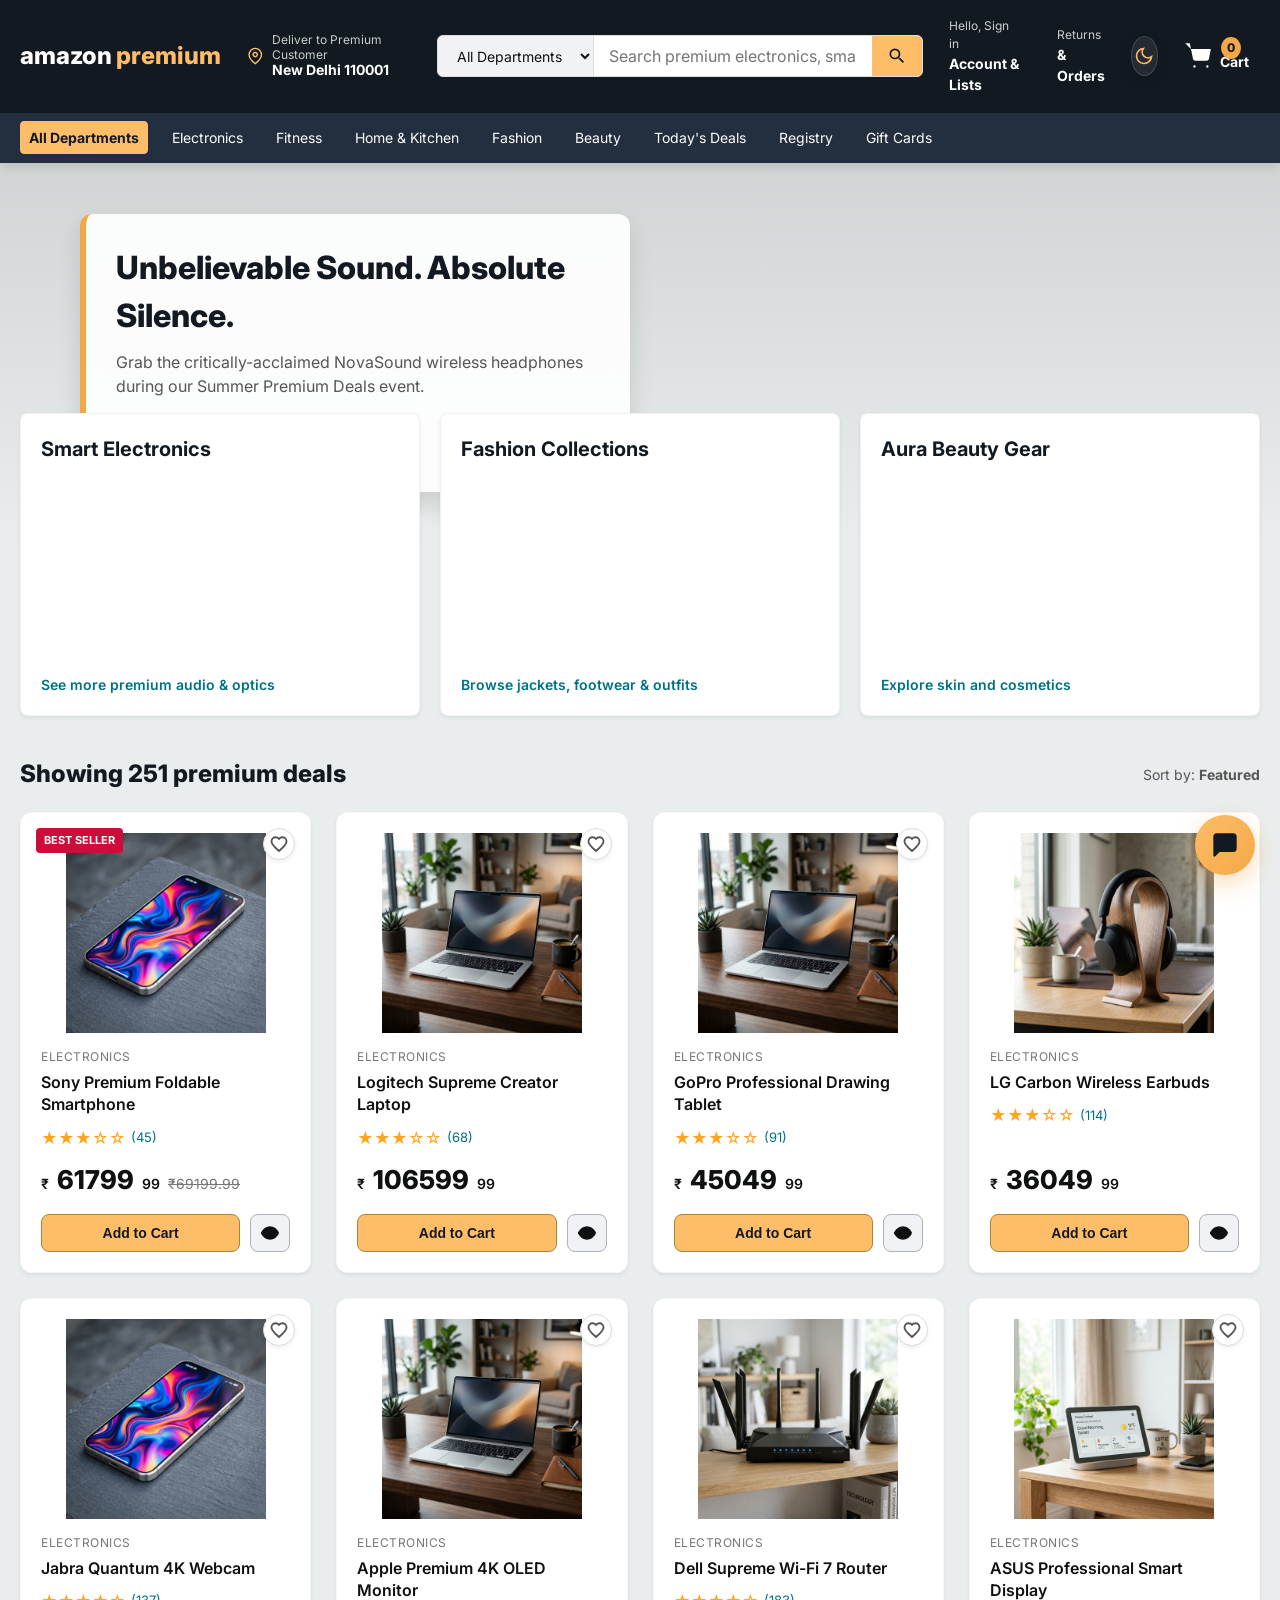
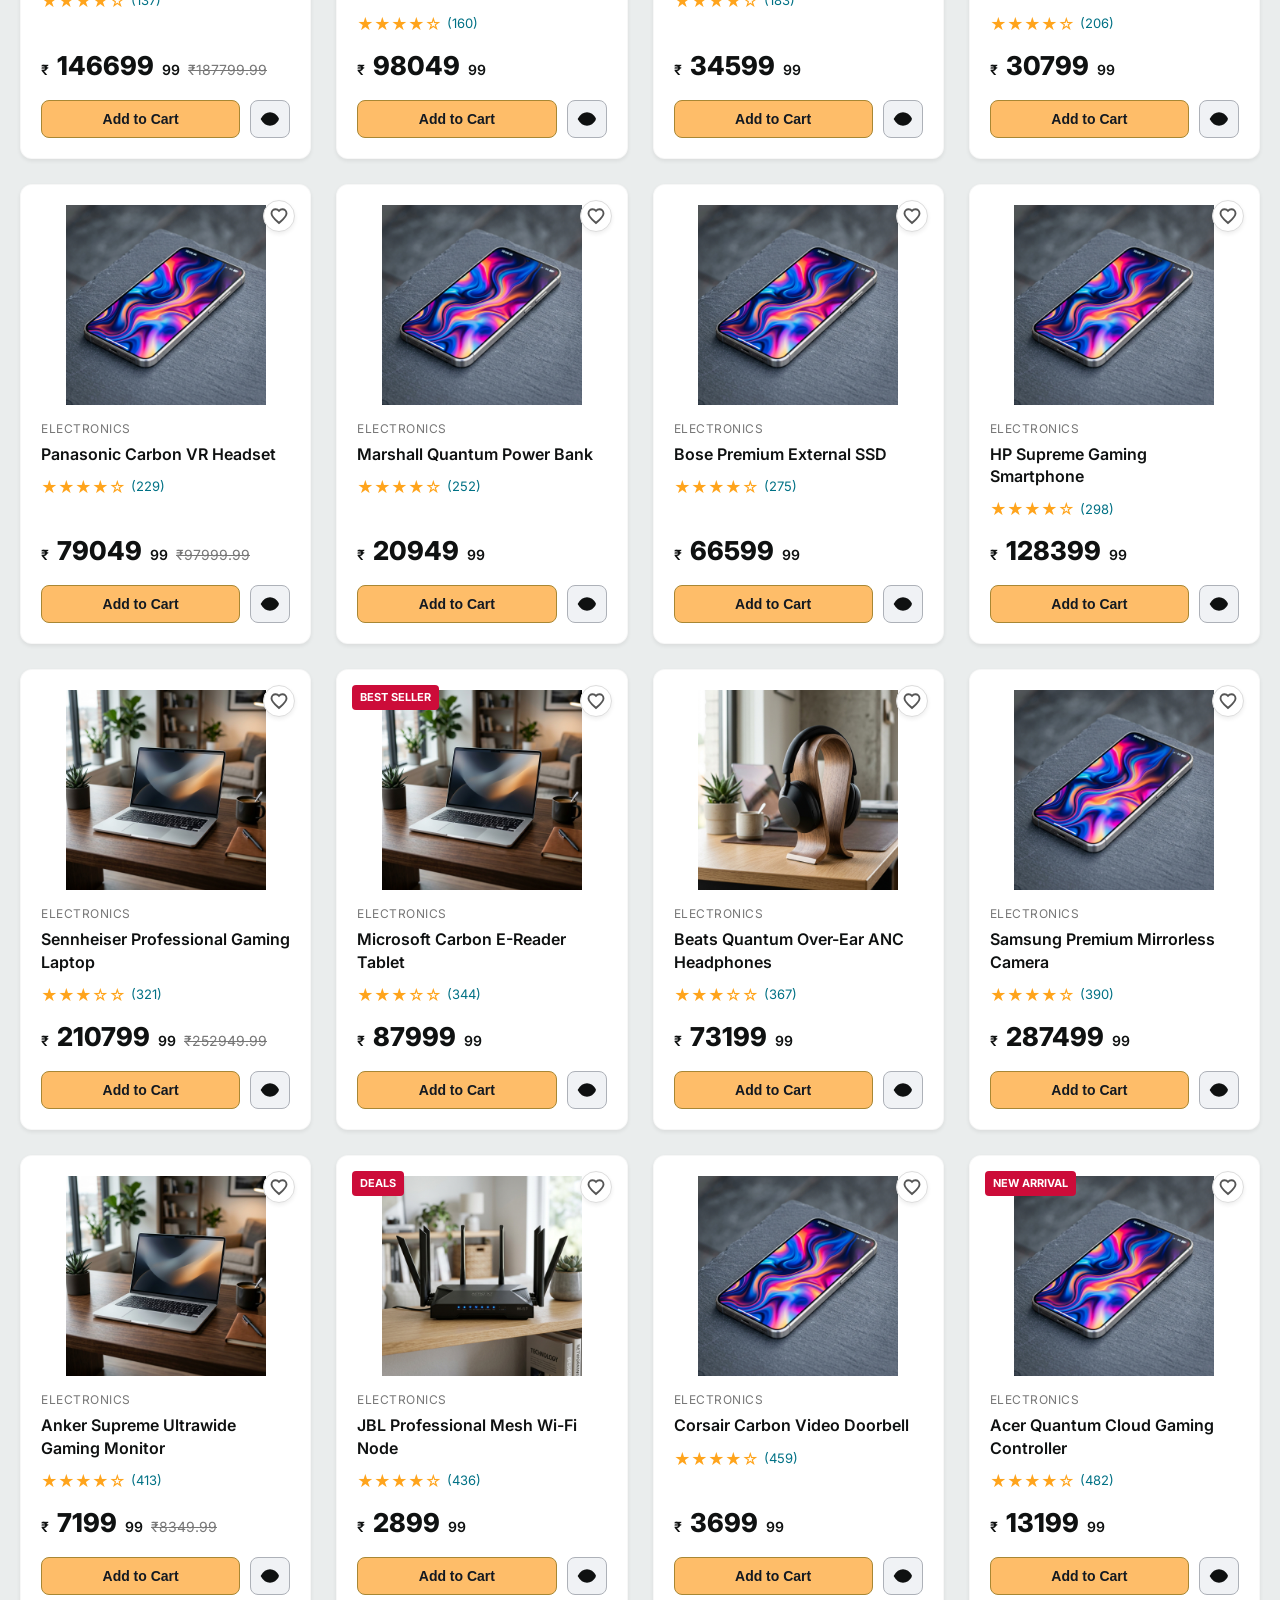
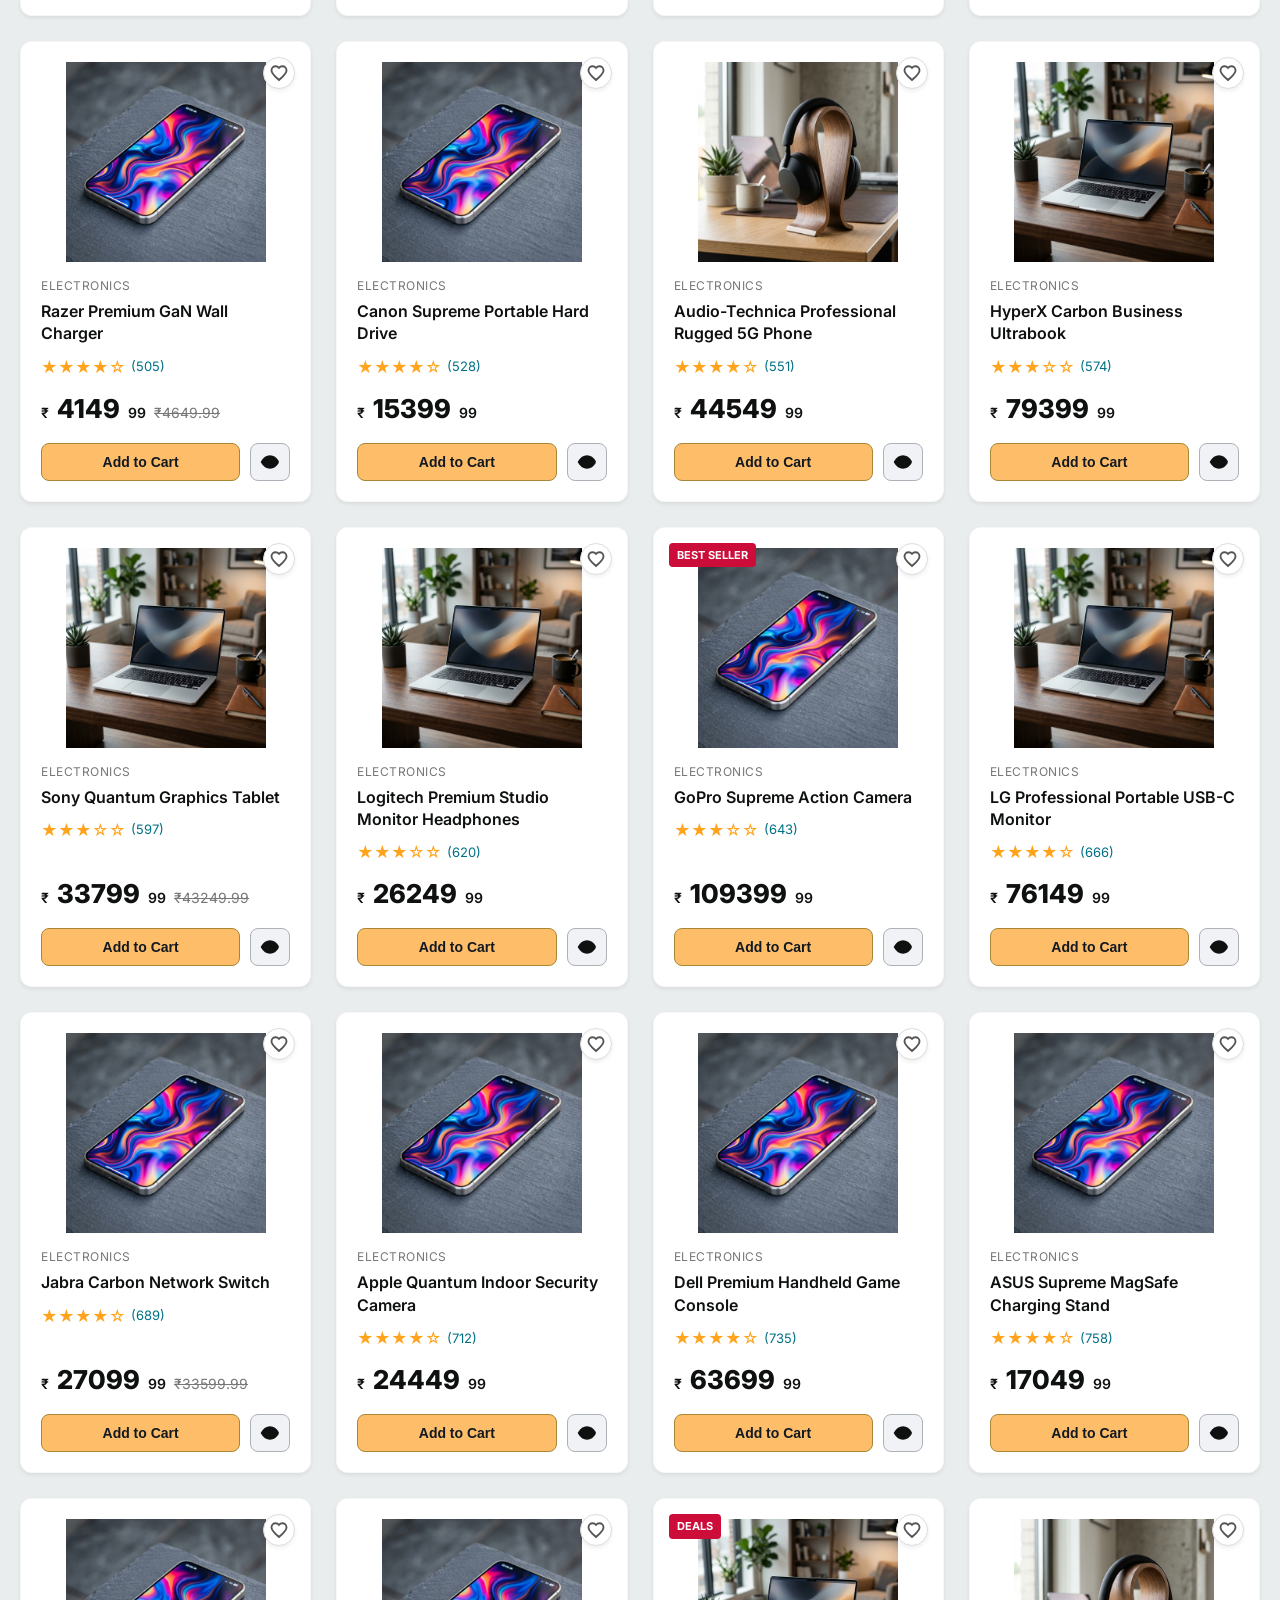
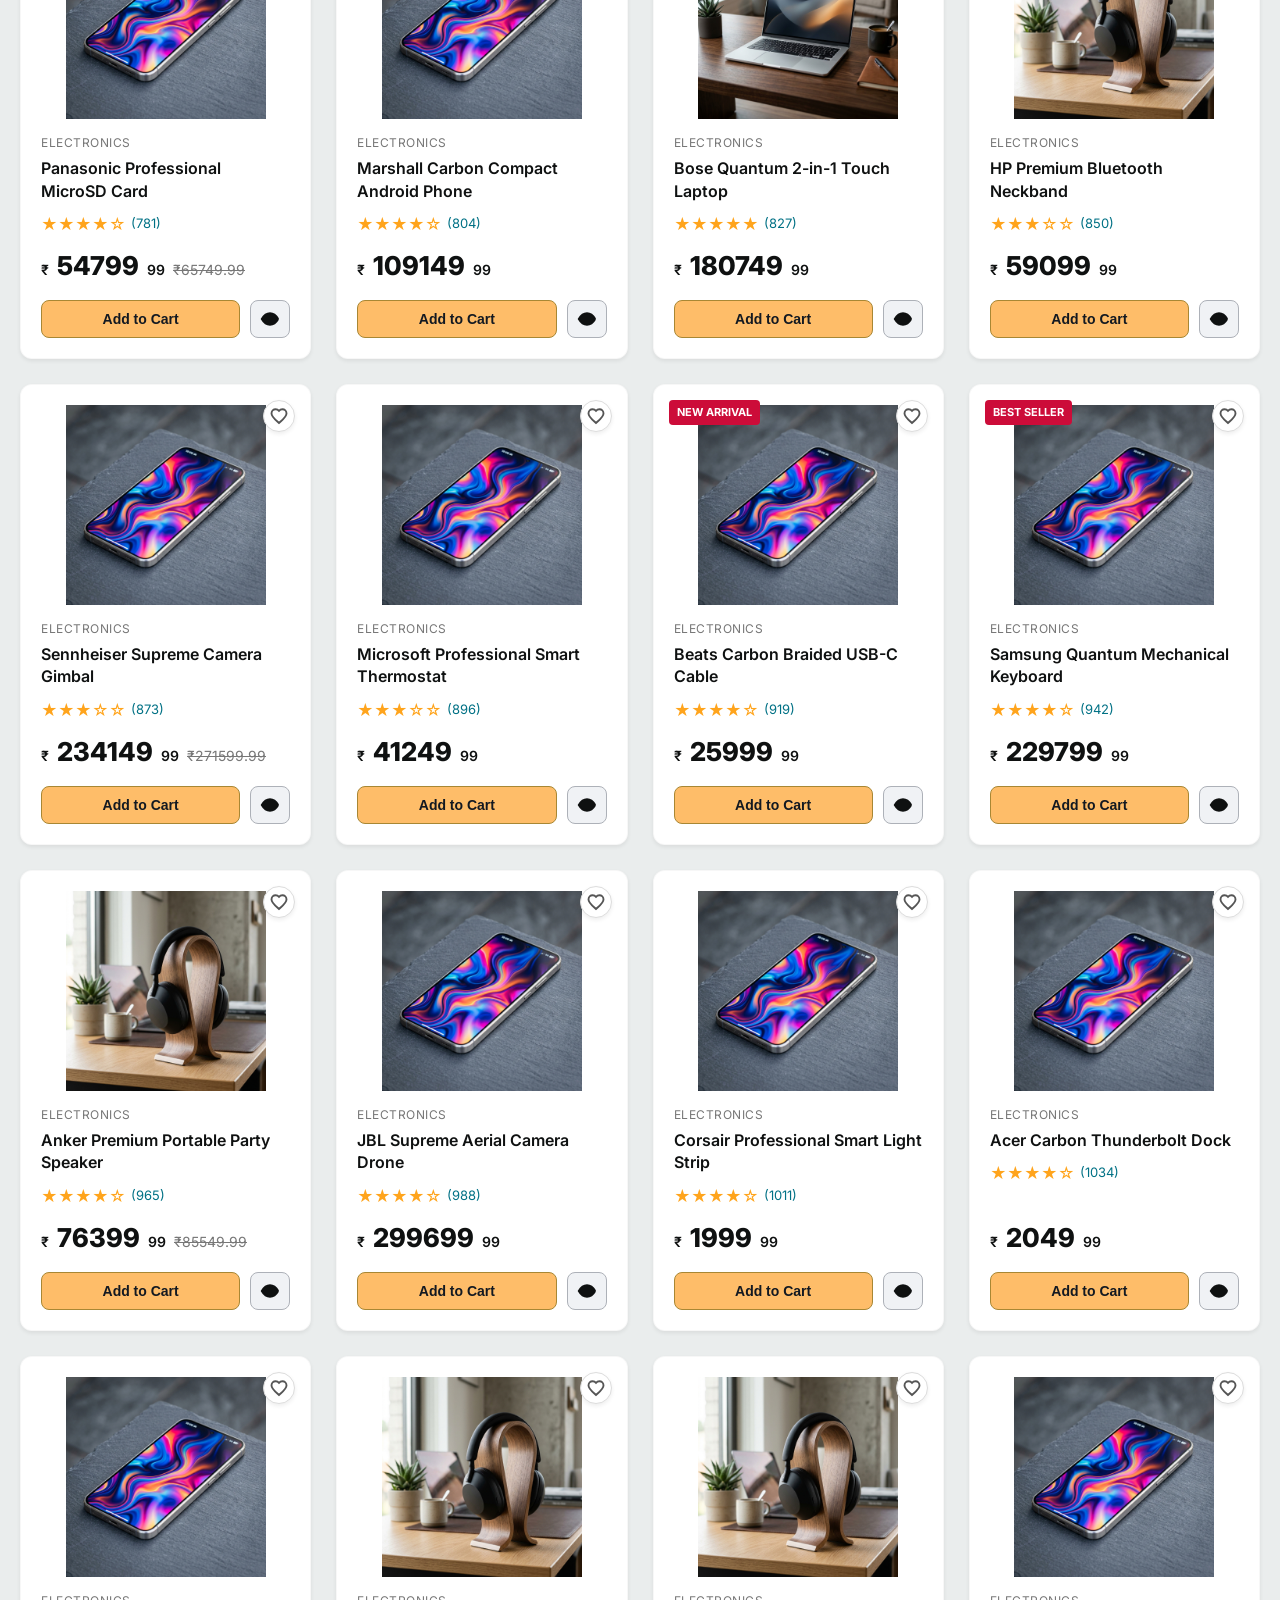
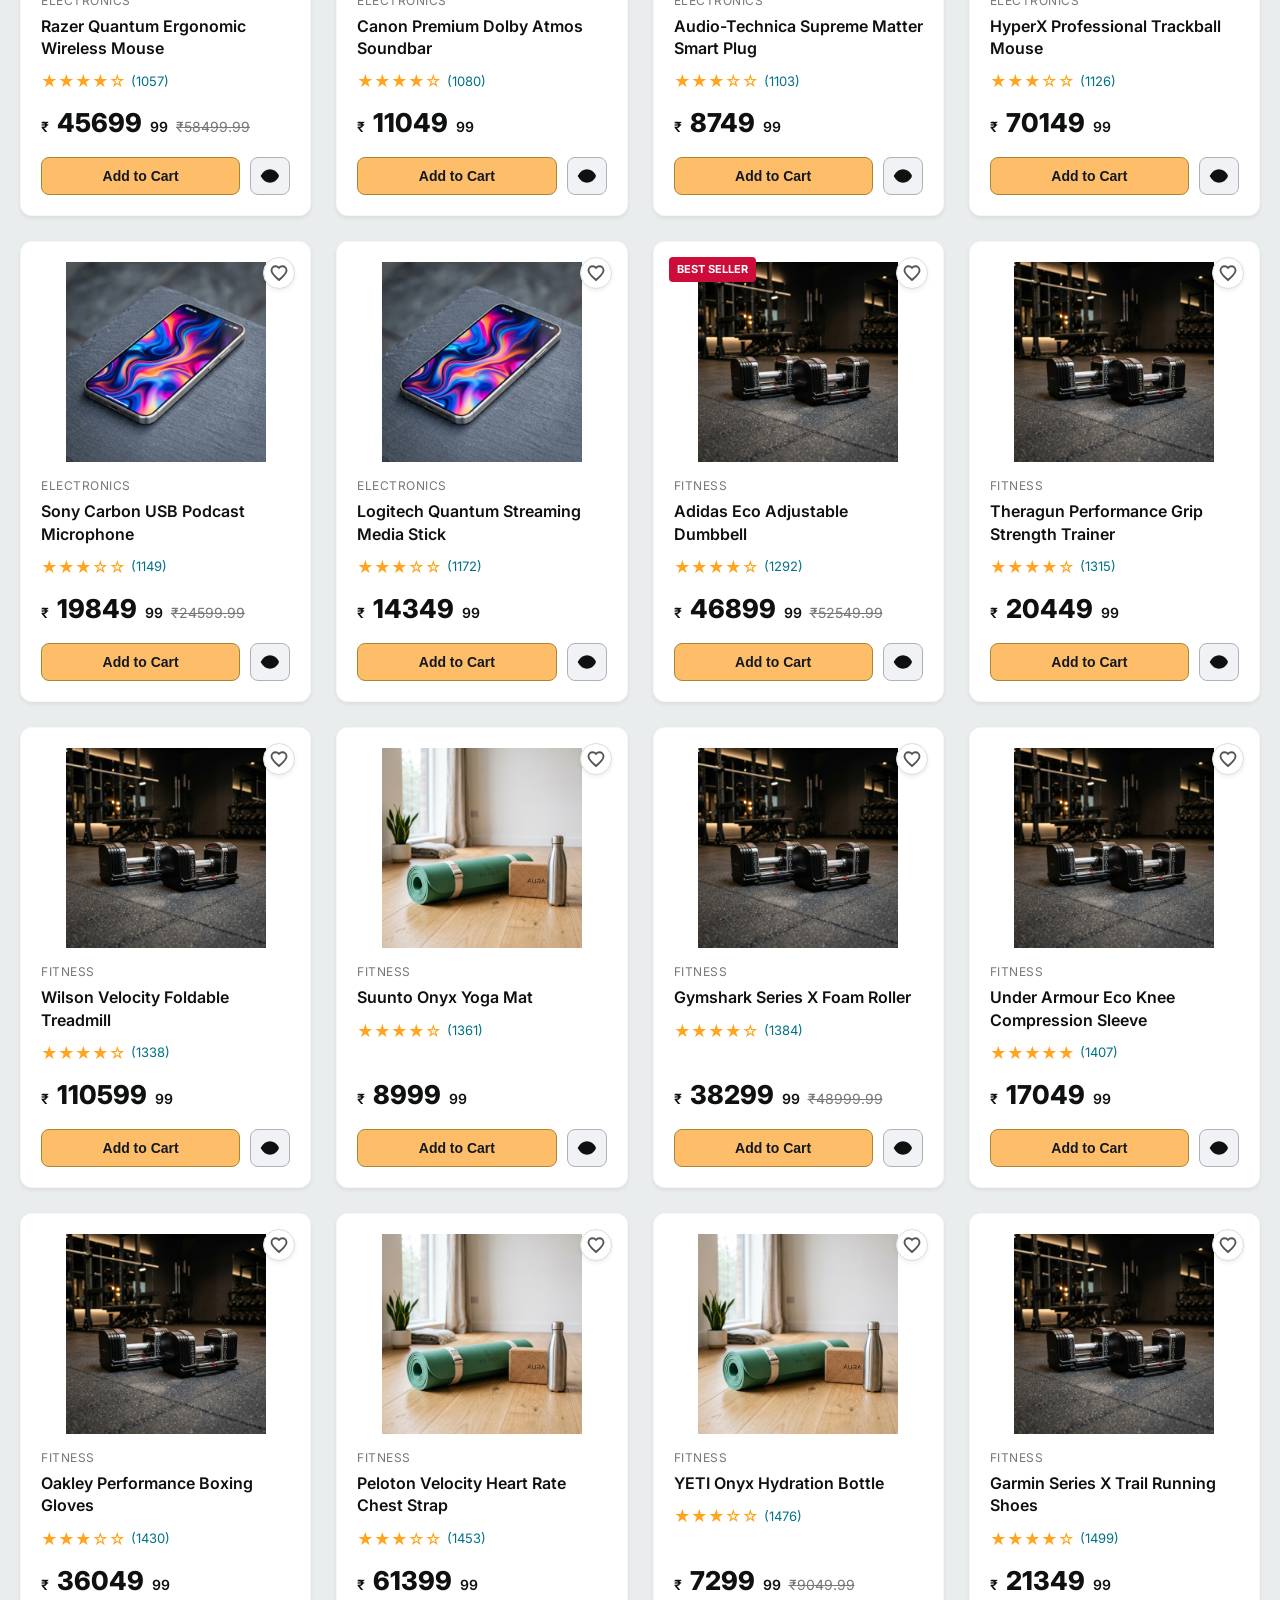
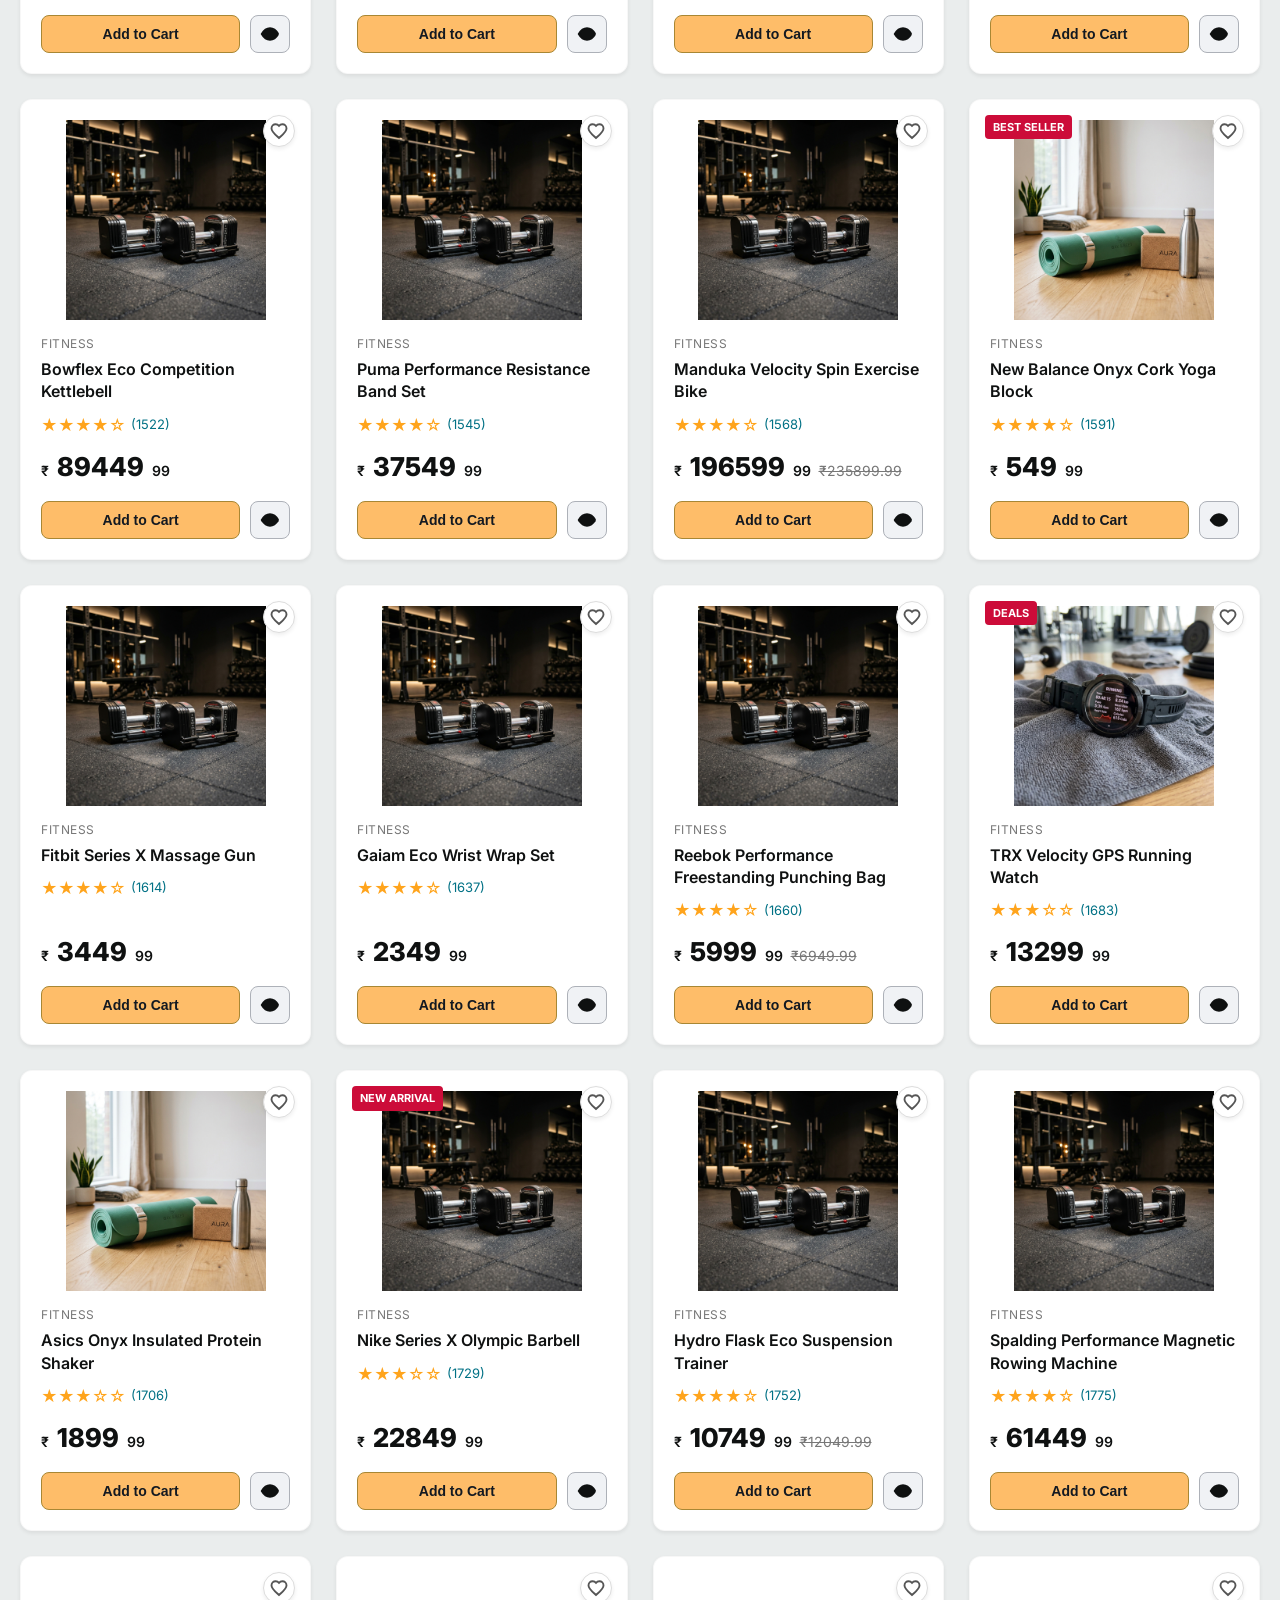
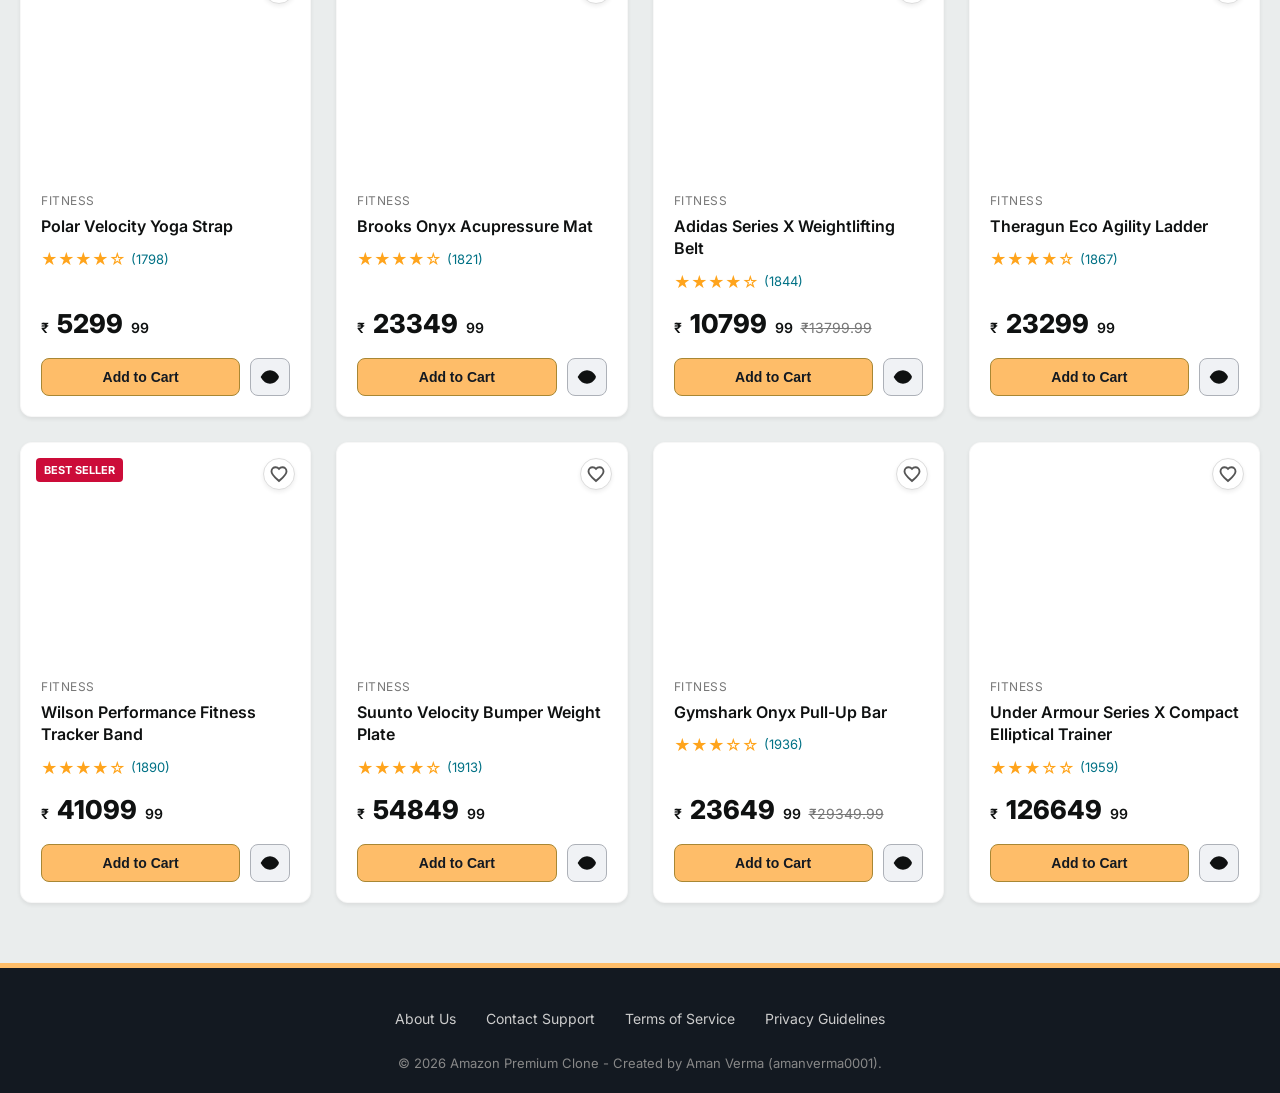
<file: index.html>
<!DOCTYPE html>
<html lang="en">
<head>
  <meta charset="UTF-8">
  <meta name="viewport" content="width=device-width, initial-scale=1.0">
  <title>Amazon Premium - Shop Smart Deals</title>
  <meta name="description" content="Discover premium electronics, home essentials, wellness fitness gear, and modern accessories on Amazon Premium. Fast simulated checkout and dynamic interactive features.">
  <link rel="stylesheet" href="styles.css">
  <link rel="preconnect" href="https://fonts.googleapis.com">
  <link rel="preconnect" href="https://fonts.gstatic.com" crossorigin>
  <link href="https://fonts.googleapis.com/css2?family=Inter:wght@300;400;500;600;700;800&display=swap" rel="stylesheet">
  <script>
    (function() {
      const savedTheme = localStorage.getItem("amazon-theme") || "light";
      if (savedTheme === "dark") {
        document.documentElement.classList.add("dark-theme");
      }
    })();
  </script>
</head>
<body>

  <!-- Top Sticky Navigation Header -->
  <header>
    <div class="nav-main">
      <!-- Amazon Premium Logo -->
      <a href="#" class="brand-logo" id="header-logo">
        amazon<span>premium</span>
      </a>

      <!-- Delivery Location Selector (Interactive Mock) -->
      <div class="nav-location" id="nav-delivery-target" onclick="openAddressModal()">
        <!-- SVG Pin Icon -->
        <svg width="20" height="20" viewBox="0 0 24 24" fill="none" stroke="#febd69" stroke-width="2">
          <path d="M21 10c0 7-9 13-9 13s-9-6-9-13a9 9 0 0 1 18 0z"></path>
          <circle cx="12" cy="10" r="3"></circle>
        </svg>
        <div class="nav-location-text" id="header-delivery-label">
          Deliver to Customer
          <strong>New Delhi 110001</strong>
        </div>
      </div>

      <!-- Live Search / Category Filters Bar -->
      <div class="nav-search-container">
        <div class="nav-search">
          <select class="search-select" id="search-dept-select">
            <option value="All">All Departments</option>
            <option value="Electronics">Electronics</option>
            <option value="Fitness">Fitness</option>
            <option value="Home & Kitchen">Home & Kitchen</option>
            <option value="Fashion">Fashion</option>
            <option value="Beauty">Beauty</option>
          </select>
          <input type="text" class="search-input" placeholder="Search premium electronics, smart home, fitness gear..." id="search-input-field" autocomplete="off">
          <button class="search-btn" id="search-submit-btn">
            <svg viewBox="0 0 24 24">
              <path d="M15.5 14h-.79l-.28-.27A6.471 6.471 0 0 0 16 9.5 6.5 6.5 0 1 0 9.5 16c1.61 0 3.09-.59 4.23-1.57l.27.28v.79l5 4.99L20.49 19l-4.99-5zm-6 0C7.01 14 5 11.99 5 9.5S7.01 5 9.5 5 14 7.01 14 9.5 11.99 14 9.5 14z"/>
            </svg>
          </button>
        </div>
        <div class="search-autocomplete-panel" id="search-autocomplete-dropdown"></div>
      </div>

      <!-- Right Header Actions -->
      <div class="nav-right-options">
        <!-- Interactive Sign-In Button Trigger -->
        <div class="nav-opt" id="header-account-trigger-text" onclick="openAccountModal()">
          <span class="nav-opt-line-1">Hello, Sign in</span>
          <span class="nav-opt-line-2">Account & Lists</span>
        </div>

        <div class="nav-opt" onclick="openTrackingModal()">
          <span class="nav-opt-line-1">Returns</span>
          <span class="nav-opt-line-2">& Orders</span>
        </div>

        <!-- Glassmorphic Dark/Light Theme Toggle -->
        <button id="theme-toggle-btn" class="theme-toggle-btn" onclick="toggleTheme()" title="Toggle Dark/Light Mode" aria-label="Toggle Dark/Light Mode">
          <svg class="sun-icon" viewBox="0 0 24 24" fill="none" stroke="currentColor" stroke-width="2">
            <circle cx="12" cy="12" r="5"></circle>
            <line x1="12" y1="1" x2="12" y2="3"></line>
            <line x1="12" y1="21" x2="12" y2="23"></line>
            <line x1="4.22" y1="4.22" x2="5.64" y2="5.64"></line>
            <line x1="18.36" y1="18.36" x2="19.78" y2="19.78"></line>
            <line x1="1" y1="12" x2="3" y2="12"></line>
            <line x1="21" y1="12" x2="23" y2="12"></line>
            <line x1="4.22" y1="19.78" x2="5.64" y2="18.36"></line>
            <line x1="18.36" y1="5.64" x2="19.78" y2="4.22"></line>
          </svg>
          <svg class="moon-icon" viewBox="0 0 24 24" fill="none" stroke="currentColor" stroke-width="2">
            <path d="M21 12.79A9 9 0 1 1 11.21 3 7 7 0 0 0 21 12.79z"></path>
          </svg>
        </button>

        <!-- Interactive Cart Trigger Badge -->
        <div class="nav-cart" id="nav-cart-trigger" onclick="toggleCartDrawer(true)">
          <svg viewBox="0 0 24 24">
            <circle cx="9" cy="21" r="1"></circle>
            <circle cx="20" cy="21" r="1"></circle>
            <path d="M1 1h4l2.68 13.39a2 2 0 0 0 2 1.61h9.72a2 2 0 0 0 2-1.61L23 6H6"></path>
          </svg>
          <span class="cart-count" id="cart-count-badge">0</span>
          <span class="nav-opt-line-2" style="margin-top: 10px;">Cart</span>
        </div>
      </div>
    </div>

    <!-- Sub-navigation Category Departments -->
    <div class="nav-sub">
      <div class="nav-sub-item active" data-category="All">All Departments</div>
      <div class="nav-sub-item" data-category="Electronics">Electronics</div>
      <div class="nav-sub-item" data-category="Fitness">Fitness</div>
      <div class="nav-sub-item" data-category="Home & Kitchen">Home & Kitchen</div>
      <div class="nav-sub-item" data-category="Fashion">Fashion</div>
      <div class="nav-sub-item" data-category="Beauty">Beauty</div>
      <div class="nav-sub-item" onclick="showDashboard('deals')">Today's Deals</div>
      <div class="nav-sub-item" onclick="showDashboard('registry')">Registry</div>
      <div class="nav-sub-item" onclick="showDashboard('giftcards')">Gift Cards</div>
    </div>
  </header>

  <!-- Auto-sliding Premium Hero Banner Carousel -->
  <section class="hero-slider">
    <!-- Slide 1 -->
    <div class="slide active" style="background-image: linear-gradient(rgba(0,0,0,0.1), rgba(234,237,237,1)), url('https://images.unsplash.com/photo-1607082348824-0a96f2a4b9da?auto=format&fit=crop&w=1600&q=80');">
      <div class="slide-content">
        <h2>Unbelievable Sound. Absolute Silence.</h2>
        <p>Grab the critically-acclaimed NovaSound wireless headphones during our Summer Premium Deals event.</p>
        <a href="#products-feed" class="slide-btn">Shop Deal Now</a>
      </div>
    </div>
    <!-- Slide 2 -->
    <div class="slide" style="background-image: linear-gradient(rgba(0,0,0,0.1), rgba(234,237,237,1)), url('https://images.unsplash.com/photo-1483985988355-763728e1935b?auto=format&fit=crop&w=1600&q=80');">
      <div class="slide-content">
        <h2>Modern Living Redefined</h2>
        <p>Elevate your everyday spaces with smart barista makers, lumbar ergonomic office units, and hands-free LiDAR robot sweepers.</p>
        <a href="#products-feed" class="slide-btn">Explore Home Essentials</a>
      </div>
    </div>
  </section>

  <!-- Main Feed Area -->
  <main>
    <!-- Featured Promotion Cards Tiles -->
    <div class="category-promo-grid">
      <div class="promo-card">
        <h3>Smart Electronics</h3>
        <div class="promo-image-container">
          <div style="background: url('https://images.unsplash.com/photo-1593642632559-0c6d3fc62b89?auto=format&fit=crop&w=400&q=80');"></div>
        </div>
        <a href="#products-feed" class="promo-link" onclick="document.querySelector('[data-category=Electronics]').click()">See more premium audio & optics</a>
      </div>

      <div class="promo-card">
        <h3>Fashion Collections</h3>
        <div class="promo-image-container">
          <div style="background: url('https://images.unsplash.com/photo-1558171813-4c088753af8f?auto=format&fit=crop&w=400&q=80');"></div>
        </div>
        <a href="#products-feed" class="promo-link" onclick="document.querySelector('[data-category=Fashion]').click()">Browse jackets, footwear & outfits</a>
      </div>

      <div class="promo-card">
        <h3>Aura Beauty Gear</h3>
        <div class="promo-image-container">
          <div style="background: url('https://images.unsplash.com/photo-1570172619644-dfd03ed5d881?auto=format&fit=crop&w=400&q=80');"></div>
        </div>
        <a href="#products-feed" class="promo-link" onclick="document.querySelector('[data-category=Beauty]').click()">Explore skin and cosmetics</a>
      </div>
    </div>

    <!-- Active Products Feed Grid Title -->
    <div class="products-section-title" id="products-feed-title-row">
      <span id="results-count">Loading curated premium deals...</span>
      <span style="font-size: 14px; font-weight: normal; color: #555;">Sort by: <strong>Featured</strong></span>
    </div>

    <div class="products-feed-grid" id="products-feed">
      <!-- Dynamic Products injected by app.js -->
    </div>

    <!-- ================= DYNAMIC DASHBOARD PANELS ================= -->

    <!-- PANEL 1: TODAY'S DEALS -->
    <div class="dashboard-view-panel" id="dashboard-deals">
      <h2 style="margin-bottom: 10px; color: var(--amazon-dark); font-size: 26px;">Today's Lightning Deals</h2>
      <p style="color: #666; margin-bottom: 20px;">Limited-time offers on premium items. Grab yours before they are fully claimed!</p>
      
      <div class="deals-timer-row">
        <span>⚡ LIGHTNING OFFERS ACTIVE</span>
        <span style="font-size: 18px;">Deals Expire In: <strong id="deals-time-string" style="color: #cc0c39;">04h : 30m : 00s</strong></span>
      </div>

      <div class="deals-grid" id="deals-items-grid">
        <!-- Injected dynamically in app.js -->
      </div>
    </div>

    <!-- PANEL 2: REGISTRY -->
    <div class="dashboard-view-panel" id="dashboard-registry">
      <h2 style="margin-bottom: 10px; color: var(--amazon-dark); font-size: 26px;">Premium Registry Finder</h2>
      <p style="color: #666; margin-bottom: 25px;">Create a collection of products for your life's milestone celebrations or browse active registries.</p>
      
      <div class="giftcard-layout" style="grid-template-columns: 1.2fr 1fr;">
        <!-- Find / Create Form -->
        <div style="border: 1px solid #ddd; border-radius: 8px; padding: 25px; background-color: #fafafa;">
          <h3 style="margin-bottom: 15px; color: var(--amazon-dark);">Create Your Registry</h3>
          <form id="registry-form-tag" onsubmit="createNewRegistry(event)">
            <div class="form-group">
              <label for="registry-creator-name">Registrant Name</label>
              <input type="text" id="registry-creator-name" class="form-control" placeholder="E.g., Sarah & John" required>
            </div>
            <div class="form-group">
              <label for="registry-creator-type">Celebration Type</label>
              <select id="registry-creator-type" class="form-control" style="background-color: white;">
                <option value="Wedding">Wedding Celebration</option>
                <option value="Baby Shower">Baby Shower / Infant arrival</option>
                <option value="Housewarming">New Housewarming List</option>
                <option value="Birthday">Special Birthday Registry</option>
              </select>
            </div>
            <div class="form-group">
              <label for="registry-creator-date">Event Date</label>
              <input type="date" id="registry-creator-date" class="form-control" required>
            </div>
            <button type="submit" class="btn-primary" style="width: 100%; padding: 12px; margin-top: 10px;">Register List Securely</button>
          </form>
        </div>

        <!-- Registry Feed -->
        <div>
          <h3 style="margin-bottom: 15px; color: var(--amazon-dark);">Active Community Registries</h3>
          <div id="active-registries-feed">
            <!-- Injected dynamically in app.js -->
          </div>
        </div>
      </div>
    </div>

    <!-- PANEL 3: GIFT CARDS -->
    <div class="dashboard-view-panel" id="dashboard-giftcards">
      <h2 style="margin-bottom: 10px; color: var(--amazon-dark); font-size: 26px;">Amazon Premium Gift Cards Wallet</h2>
      <p style="color: #666; margin-bottom: 35px;">Check balance, claim card codes, or purchase digital designs instantly.</p>
      
      <div class="giftcard-layout">
        <!-- Interactive Claim Box -->
        <div>
          <div class="giftcard-promo-card">
            <h3>amazon premium</h3>
            <div>
              <span style="font-size: 13px; opacity: 0.8; display: block;">Premium Member Wallet Balance</span>
              <strong style="font-size: 32px;" id="giftcard-wallet-bal">₹0.00</strong>
            </div>
          </div>
          
          <div style="border: 1px solid #ddd; border-radius: 8px; padding: 25px; margin-top: 25px; background: #fafafa;">
            <h4 style="margin-bottom: 10px;">Claim a Gift Card Code</h4>
            <p style="font-size: 13px; color: #666; margin-bottom: 15px;">Try typing simulated codes like <strong>AMZ-GIFT-5000</strong> (claims ₹5000) or <strong>AMZ-GIFT-10000</strong> (claims ₹10000) to credit your wallet!</p>
            <div class="form-group">
              <input type="text" id="giftcard-code-input" class="form-control" placeholder="E.g., AMZ-GIFT-10000" style="text-transform: uppercase;">
            </div>
            <button class="btn-primary" style="width: 100%; padding: 12px;" onclick="claimGiftCardCode()">Redeem Balance</button>
          </div>
        </div>

        <!-- Design Catalog -->
        <div>
          <h3 style="margin-bottom: 15px; color: var(--amazon-dark);">Select Gift Card Designs</h3>
          <div style="display: grid; grid-template-columns: 1fr 1fr; gap: 15px;">
            <div style="border: 1px solid #ddd; border-radius: 8px; padding: 15px; cursor: pointer; text-align: center;" onclick="alert('Design Selected: Premium Gold Card')">
              <div style="height: 100px; background: linear-gradient(135deg, #bf953f, #fcf6ba, #b38728, #fbf5b7); border-radius: 6px; margin-bottom: 10px; display: flex; align-items: center; justify-content: center; font-weight: 800; color: #5c4308;">GOLD</div>
              <span>Premium Gold</span>
            </div>
            <div style="border: 1px solid #ddd; border-radius: 8px; padding: 15px; cursor: pointer; text-align: center;" onclick="alert('Design Selected: Cobalt Blue Card')">
              <div style="height: 100px; background: linear-gradient(135deg, #1e3c72, #2a5298); border-radius: 6px; margin-bottom: 10px; display: flex; align-items: center; justify-content: center; font-weight: 800; color: white;">COBALT</div>
              <span>Cobalt Blue</span>
            </div>
          </div>
        </div>
      </div>
    </div>

    <!-- PANEL 4: WISHLIST -->
    <div class="dashboard-view-panel" id="dashboard-wishlist">
      <h2 style="margin-bottom: 10px; color: var(--amazon-dark); font-size: 26px;">Your Shopping Wishlist</h2>
      <p style="color: #666; margin-bottom: 25px;">Your saved deals are kept safe here. Drag them directly into your shopping cart whenever you are ready.</p>
      
      <div class="wishlist-panel-grid" id="wishlist-items-grid">
        <!-- Injected dynamically in app.js -->
      </div>
    </div>

  </main>

  <!-- Interactive Slide-out Shopping Cart Drawer -->
  <div class="cart-drawer-overlay" id="cart-drawer-overlay" onclick="toggleCartDrawer(false)">
    <div class="cart-drawer" onclick="event.stopPropagation()">
      <div class="cart-header">
        <h3>Shopping Cart</h3>
        <button class="close-drawer-btn" onclick="toggleCartDrawer(false)">&times;</button>
      </div>
      <div class="cart-delivery-progress" id="cart-delivery-progress-section">
        <div class="progress-text" id="cart-delivery-progress-text">Add ₹1,500.00 more to qualify for FREE delivery!</div>
        <div class="progress-bar-bg">
          <div class="progress-bar-fill" id="cart-delivery-progress-bar"></div>
        </div>
      </div>
      <div class="cart-items-list" id="cart-items-list">
        <!-- Injected dynamically -->
      </div>
      <div class="cart-promo-box">
        <input type="text" class="promo-input" id="cart-promo-input" placeholder="Promo Code (WELCOME10 / PRIME20)">
        <button class="promo-btn" onclick="applyCartPromoCode()">Apply</button>
      </div>
      <div class="cart-footer" style="padding-top: 10px;">
        <div class="invoice-row">
          <span>Subtotal:</span>
          <span id="invoice-subtotal">₹0.00</span>
        </div>
        <div class="invoice-row">
          <span>Delivery Fee:</span>
          <span id="invoice-delivery">₹99.00</span>
        </div>
        <div class="invoice-row" id="invoice-discount-row" style="display: none; color: #2e7d32;">
          <span>Promo Discount:</span>
          <span id="invoice-discount">-₹0.00</span>
        </div>
        <div class="invoice-row">
          <span>Simulated GST (18%):</span>
          <span id="invoice-tax">₹0.00</span>
        </div>
        <div class="invoice-row total-amount">
          <span>Order Total:</span>
          <span id="cart-subtotal">₹0.00</span>
        </div>
        <button class="cart-checkout-btn" onclick="openCheckout()" style="margin-top: 10px;">Proceed to Checkout</button>
      </div>
    </div>
  </div>

  <!-- Immersive Product Details Modal (Tabbed) -->
  <div class="modal-overlay" id="quickview-modal-overlay" onclick="closeModal('quickview-modal-overlay')">
    <div class="modal-content" onclick="event.stopPropagation()">
      <button class="close-modal-btn" onclick="closeModal('quickview-modal-overlay')">&times;</button>
      <div id="quickview-modal-body">
        <!-- Injected dynamically -->
      </div>
    </div>
  </div>

  <!-- Sign-In / Account Center Modal -->
  <div class="modal-overlay" id="account-modal-overlay" onclick="closeModal('account-modal-overlay')">
    <div class="modal-content" style="max-width: 500px;" onclick="event.stopPropagation()">
      <button class="close-modal-btn" onclick="closeModal('account-modal-overlay')">&times;</button>
      <div class="checkout-layout" style="padding: 30px;" id="account-modal-body-panel">
        <!-- Injected dynamically in app.js -->
      </div>
    </div>
  </div>

  <!-- Address Selection Modal -->
  <div class="modal-overlay" id="address-modal-overlay" onclick="closeModal('address-modal-overlay')">
    <div class="modal-content" style="max-width: 500px;" onclick="event.stopPropagation()">
      <button class="close-modal-btn" onclick="closeModal('address-modal-overlay')">&times;</button>
      <div class="checkout-layout" style="padding: 30px;">
        <h3 style="margin-bottom: 20px; color: var(--amazon-dark);">Choose Your Shipping Address</h3>
        
        <div class="form-group">
          <label for="addr-name">Full Name</label>
          <input type="text" id="addr-name" class="form-control" placeholder="Recipient full name">
        </div>
        
        <div class="form-group">
          <label for="addr-street">Street Address</label>
          <input type="text" id="addr-street" class="form-control" placeholder="Flat, House no., Building, Company, Street">
        </div>
        
        <div style="display: grid; grid-template-columns: 1.2fr 1fr; gap: 15px;">
          <div class="form-group">
            <label for="addr-city">City</label>
            <input type="text" id="addr-city" class="form-control" placeholder="City">
          </div>
          <div class="form-group">
            <label for="addr-zip">Pincode / ZIP</label>
            <input type="text" id="addr-zip" class="form-control" placeholder="6-digit ZIP">
          </div>
        </div>
        
        <div class="form-group">
          <label for="addr-country">Country/Region</label>
          <select id="addr-country" class="form-control" style="background-color: white;">
            <option value="India">India</option>
            <option value="United States">United States</option>
            <option value="United Kingdom">United Kingdom</option>
            <option value="Canada">Canada</option>
            <option value="Australia">Australia</option>
          </select>
        </div>
        
        <button class="btn-primary" style="width: 100%; padding: 12px; margin-top: 15px;" onclick="saveAddress()">Apply & Update Address</button>
      </div>
    </div>
  </div>

  <!-- Shipment Tracking Modal -->
  <div class="modal-overlay" id="tracking-modal-overlay" onclick="closeModal('tracking-modal-overlay')">
    <div class="modal-content" style="max-width: 650px;" onclick="event.stopPropagation()">
      <button class="close-modal-btn" onclick="closeModal('tracking-modal-overlay')">&times;</button>
      <div class="checkout-layout" style="padding: 30px;">
        <h3 style="margin-bottom: 25px; color: var(--amazon-dark); font-size: 22px;">Simulated Shipment Tracking</h3>
        
        <div id="tracking-orders-list">
          <!-- Injected dynamically in app.js -->
        </div>
      </div>
    </div>
  </div>

  <!-- Interactive Multi-Step Checkout Modal -->
  <div class="modal-overlay" id="checkout-modal-overlay" onclick="closeModal('checkout-modal-overlay')">
    <div class="modal-content" style="max-width: 600px;" onclick="event.stopPropagation()">
      <button class="close-modal-btn" onclick="closeModal('checkout-modal-overlay')">&times;</button>
      <div class="checkout-layout">
        <!-- Step indicators bar -->
        <div class="checkout-steps-nav">
          <div class="step-indicator active"><span>1</span>Shipping</div>
          <div class="step-indicator"><span>2</span>Payment</div>
          <div class="step-indicator"><span>3</span>Completed</div>
        </div>

        <!-- Step 1: Shipping Address -->
        <div class="checkout-pane active" id="checkout-step-1">
          <h3>Shipping Destination</h3>
          <p style="font-size: 13px; color: #666; margin-bottom: 12px;">Select a saved address or enter a new one:</p>
          <div class="address-cards-grid">
            <div class="address-select-card active" id="addr-card-home" onclick="selectCheckoutAddress('home')">
              <input type="radio" name="checkout-addr-radio" id="addr-radio-home" checked>
              <div class="address-card-title">Home (Default)</div>
              <div class="address-card-body">
                <strong>John Doe</strong><br>
                742 Evergreen Terrace<br>
                New Delhi, 110001<br>
                Phone: +91 98765 43210
              </div>
            </div>
            <div class="address-select-card" id="addr-card-work" onclick="selectCheckoutAddress('work')">
              <input type="radio" name="checkout-addr-radio" id="addr-radio-work">
              <div class="address-card-title">Office / Work</div>
              <div class="address-card-body">
                <strong>John Doe (TechCorp)</strong><br>
                Building 4B, Cyber City<br>
                Gurugram, 122002<br>
                Phone: +91 98765 99999
              </div>
            </div>
          </div>
          
          <div style="border-top: 1px solid var(--border-color); padding-top: 15px; margin-top: 15px;">
            <label style="display: flex; align-items: center; gap: 8px; font-size: 14px; font-weight: 600; cursor: pointer; margin-bottom: 10px;">
              <input type="checkbox" id="checkout-custom-addr-toggle" onclick="toggleCustomAddressForm()">
              Ship to a different address
            </label>
            
            <div id="checkout-custom-address-form" style="display: none; transition: all 0.3s ease;">
              <div class="form-group">
                <label for="shipping-name">Full Name</label>
                <input type="text" id="shipping-name" class="form-control" placeholder="Enter recipient's full name" value="John Doe">
              </div>
              <div class="form-group">
                <label for="shipping-address">Delivery Address</label>
                <input type="text" id="shipping-address" class="form-control" placeholder="Street Address, City, Pincode" value="742 Evergreen Terrace, New Delhi, 110001">
              </div>
              <div class="form-group">
                <label for="shipping-phone">Phone Number</label>
                <input type="text" id="shipping-phone" class="form-control" placeholder="Mobile contact number" value="+91 98765 43210">
              </div>
            </div>
          </div>
        </div>

        <!-- Step 2: Payment Gateway -->
        <div class="checkout-pane" id="checkout-step-2">
          <h3>Payment Method</h3>
          <div class="checkout-payment-methods">
            <button class="pay-tab-btn active" id="pay-btn-card" onclick="switchPaymentMethod('card')">💳 Credit Card</button>
            <button class="pay-tab-btn" id="pay-btn-upi" onclick="switchPaymentMethod('upi')">📱 UPI / QR Scan</button>
            <button class="pay-tab-btn" id="pay-btn-wallet" onclick="switchPaymentMethod('wallet')">🪙 Premium Wallet</button>
          </div>

          <!-- PANE: CARD -->
          <div class="payment-pane active" id="pay-pane-card">
            <!-- 3D Card Visualizer -->
            <div class="credit-card-3d-wrapper">
              <div class="credit-card-3d" id="visual-credit-card">
                <!-- Front -->
                <div class="card-face front">
                  <div style="display: flex; justify-content: space-between; align-items: center;">
                    <div class="card-chip"></div>
                    <div class="card-logo" id="visual-card-logo">VISA</div>
                  </div>
                  <div class="card-number-display" id="visual-card-number">•••• •••• •••• ••••</div>
                  <div class="card-info-row">
                    <div>
                      <span style="font-size: 8px; opacity: 0.6; display: block;">Card Holder</span>
                      <strong id="visual-card-holder">JOHN DOE</strong>
                    </div>
                    <div style="text-align: right;">
                      <span style="font-size: 8px; opacity: 0.6; display: block;">Expires</span>
                      <strong id="visual-card-expiry">12/28</strong>
                    </div>
                  </div>
                </div>
                <!-- Back -->
                <div class="card-face back">
                  <div class="card-magnetic-strip"></div>
                  <div class="card-signature-area">
                    <span id="visual-card-cvv">•••</span>
                  </div>
                  <div style="padding: 10px 15px; font-size: 8px; opacity: 0.5; text-align: center;">
                    This is a simulated transaction. No actual charges will be processed.
                  </div>
                </div>
              </div>
            </div>

            <div class="form-group">
              <label for="card-name">Name on Card</label>
              <input type="text" id="card-name" class="form-control" placeholder="Name exact to card" value="John Doe" oninput="updateVisualCard()">
            </div>
            <div class="form-group">
              <label for="card-number">Card Number</label>
              <input type="text" id="card-number" class="form-control" placeholder="1111-2222-3333-4444" value="4111222233334444" maxlength="19" oninput="updateVisualCard()">
            </div>
            <div style="display: grid; grid-template-columns: 1fr 1fr; gap: 15px;">
              <div class="form-group">
                <label for="card-expiry">Expiry Date</label>
                <input type="text" id="card-expiry" class="form-control" placeholder="MM/YY" value="12/28" maxlength="5" oninput="updateVisualCard()">
              </div>
              <div class="form-group">
                <label for="card-cvv">CVV</label>
                <input type="password" id="card-cvv" class="form-control" placeholder="123" value="999" maxlength="3" onfocus="flipVisualCard(true)" onblur="flipVisualCard(false)" oninput="updateVisualCard()">
              </div>
            </div>
          </div>

          <!-- PANE: UPI -->
          <div class="payment-pane" id="pay-pane-upi">
            <div class="upi-qr-container">
              <p style="font-size: 14px; margin-bottom: 15px;">Scan this simulated QR code with any UPI app to make the payment:</p>
              <div class="upi-qr-mockup">
                <svg width="100%" height="100%" viewBox="0 0 100 100">
                  <rect width="100" height="100" fill="white" />
                  <rect x="5" y="5" width="25" height="25" fill="black" />
                  <rect x="9" y="9" width="17" height="17" fill="white" />
                  <rect x="13" y="13" width="9" height="9" fill="black" />
                  <rect x="70" y="5" width="25" height="25" fill="black" />
                  <rect x="74" y="9" width="17" height="17" fill="white" />
                  <rect x="78" y="13" width="9" height="9" fill="black" />
                  <rect x="5" y="70" width="25" height="25" fill="black" />
                  <rect x="9" y="74" width="17" height="17" fill="white" />
                  <rect x="13" y="78" width="9" height="9" fill="black" />
                  <rect x="35" y="10" width="10" height="5" fill="black" />
                  <rect x="40" y="20" width="5" height="10" fill="black" />
                  <rect x="55" y="5" width="5" height="25" fill="black" />
                  <rect x="45" y="15" width="8" height="3" fill="black" />
                  <rect x="10" y="35" width="20" height="5" fill="black" />
                  <rect x="15" y="45" width="5" height="15" fill="black" />
                  <rect x="35" y="35" width="15" height="15" fill="black" />
                  <rect x="40" y="40" width="5" height="5" fill="white" />
                  <rect x="55" y="35" width="10" height="10" fill="black" />
                  <rect x="75" y="35" width="15" height="5" fill="black" />
                  <rect x="80" y="45" width="5" height="10" fill="black" />
                  <rect x="70" y="55" width="15" height="15" fill="black" />
                  <rect x="75" y="60" width="5" height="5" fill="white" />
                  <rect x="35" y="60" width="5" height="10" fill="black" />
                  <rect x="45" y="55" width="10" height="5" fill="black" />
                  <rect x="50" y="70" width="15" height="15" fill="black" />
                  <rect x="55" y="75" width="5" height="5" fill="white" />
                  <rect x="35" y="80" width="10" height="10" fill="black" />
                  <rect x="10" y="65" width="5" height="5" fill="black" />
                </svg>
              </div>
              <div class="upi-status-indicator" id="upi-status-label">Waiting for scan...</div>
              <button class="btn-primary" style="margin-top: 15px; padding: 8px 16px;" onclick="simulateUpiScan()">Simulate Scan Approval</button>
            </div>
          </div>

          <!-- PANE: WALLET -->
          <div class="payment-pane" id="pay-pane-wallet">
            <div style="padding: 15px; border: 1px solid var(--border-color); border-radius: 8px; background: var(--btn-secondary-bg); text-align: center; margin-top: 20px;">
              <h4 style="margin-bottom: 10px; color: var(--amazon-text);">Redeem from Premium Wallet</h4>
              <p style="font-size: 15px; margin-bottom: 8px;">Available Balance: <strong style="font-size: 18px; color: #2e7d32;" id="checkout-wallet-bal">₹0.00</strong></p>
              <p style="font-size: 13px; color: #666; margin-bottom: 15px;" id="checkout-wallet-status-msg">Your balance is ready to pay for this transaction.</p>
              <div id="checkout-wallet-insufficient-msg" style="display: none; color: #c62828; font-weight: bold; margin-bottom: 15px;">
                ⚠️ Insufficient balance! Please claim more Gift Cards first.
              </div>
            </div>
          </div>
        </div>

        <!-- Step 3: Success Screen -->
        <div class="checkout-pane" id="checkout-step-3">
          <div class="order-success-screen">
            <div class="success-icon-wrap">✔</div>
            <h2>Order Placed Successfully!</h2>
            <p>Your premium transaction was approved. A confirmation receipt has been sent to your registered email account.</p>
            <p style="font-size: 14px; color: #777;">Estimated Simulated Delivery: <strong>1-2 business days</strong></p>
          </div>
        </div>

        <!-- Checkout Buttons -->
        <div class="checkout-nav-buttons">
          <button class="btn-secondary" style="padding: 10px 20px; font-weight: 700;" id="checkout-prev-btn" onclick="checkoutPrev()">Back</button>
          <button class="btn-primary" style="padding: 10px 25px;" id="checkout-next-btn" onclick="checkoutNext()">Continue to Payment</button>
        </div>
      </div>
    </div>
  </div>

  <!-- Premium Dark Footer -->
  <footer>
    <div class="footer-links">
      <a href="#" onclick="alert('Welcome to Amazon Premium - a simulated project!')">About Us</a>
      <a href="#" onclick="alert('Support system online: How can we assist you today?')">Contact Support</a>
      <a href="#" onclick="alert('Simulation Terms of Service Active')">Terms of Service</a>
      <a href="#" onclick="alert('Privacy Policy Verified')">Privacy Guidelines</a>
    </div>
    <p class="footer-copyright">© 2026 Amazon Premium Clone - Created by Aman Verma (amanverma0001).</p>
  </footer>

  <!-- Floating Quick-Access Widget -->
  <div class="floating-widget-container">
    <button id="floating-widget-btn" class="floating-widget-btn" title="Premium Assistant" aria-label="Premium Assistant">
      <svg viewBox="0 0 24 24" fill="none" stroke="currentColor" stroke-width="2" stroke-linecap="round" stroke-linejoin="round">
        <path d="M21 15a2 2 0 0 1-2 2H7l-4 4V5a2 2 0 0 1 2-2h14a2 2 0 0 1 2 2z"></path>
      </svg>
      <span class="widget-badge" id="widget-badge-count" style="display: none;">0</span>
    </button>
    
    <div id="floating-widget-panel" class="floating-widget-panel">
      <div class="widget-tabs">
        <button class="widget-tab-btn active" data-tab="chat">💬 Chat Support</button>
        <button class="widget-tab-btn" data-tab="cart">🛒 Quick Cart</button>
        <button class="widget-tab-btn" data-tab="wishlist">❤️ Wishlist</button>
      </div>
      
      <div class="widget-content-area">
        <div id="widget-pane-chat" class="widget-pane active">
          <div class="chat-messages-log" id="widget-chat-log"></div>
          <form class="chat-input-row" id="widget-chat-form">
            <input type="text" id="widget-chat-input" class="chat-input-field" placeholder="Ask about shipping, returns, orders..." autocomplete="off">
            <button type="submit" class="chat-send-btn" aria-label="Send message">
              <svg viewBox="0 0 24 24">
                <path d="M2.01 21L23 12 2.01 3 2 10l15 2-15 2z"/>
              </svg>
            </button>
          </form>
        </div>
        
        <div id="widget-pane-cart" class="widget-pane">
          <div id="widget-quick-cart-list" style="height: 100%;"></div>
        </div>
        
        <div id="widget-pane-wishlist" class="widget-pane">
          <div id="widget-quick-wishlist-list" style="height: 100%;"></div>
        </div>
      </div>
    </div>
  </div>

  <div class="toast-container" id="toast-container"></div>

  <script src="image.js"></script>
  <script src="app.js?v=10"></script>
  <script src="floating_widget.js"></script>
</body>
</html>
</file>
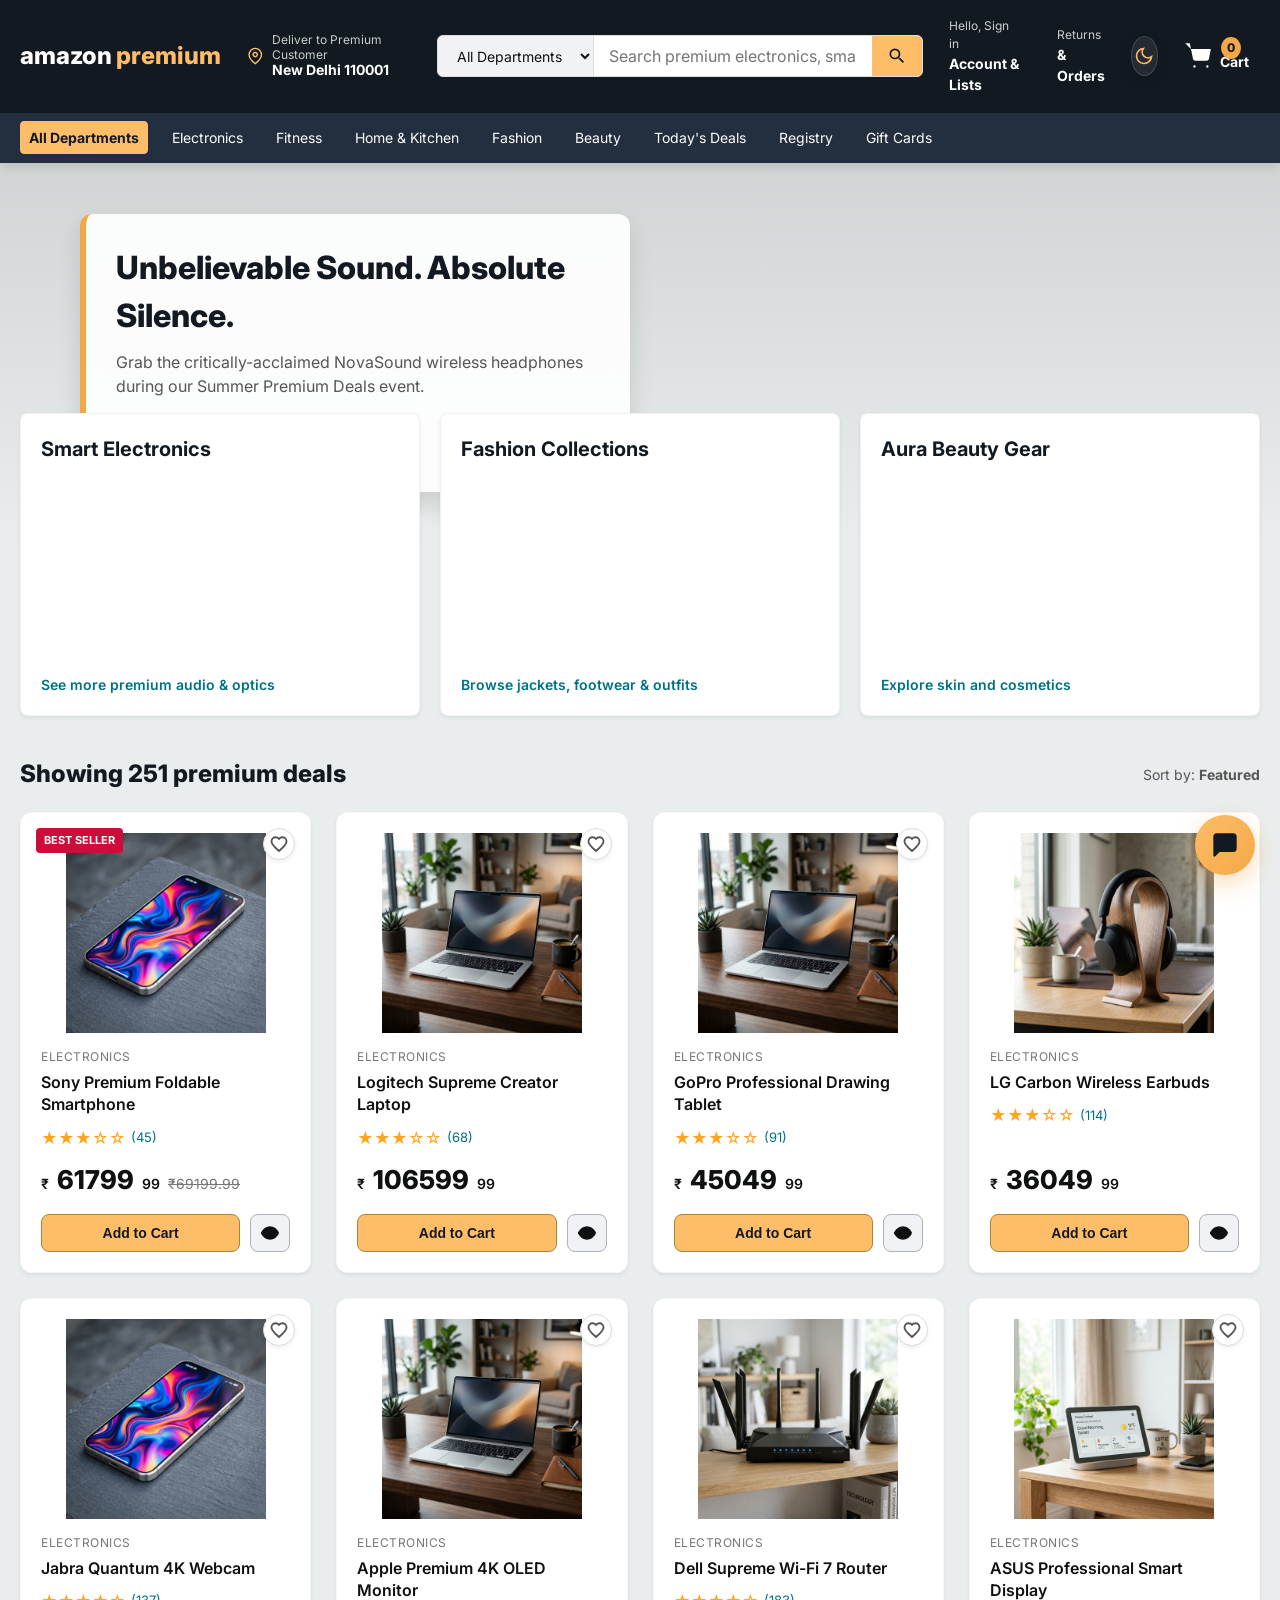
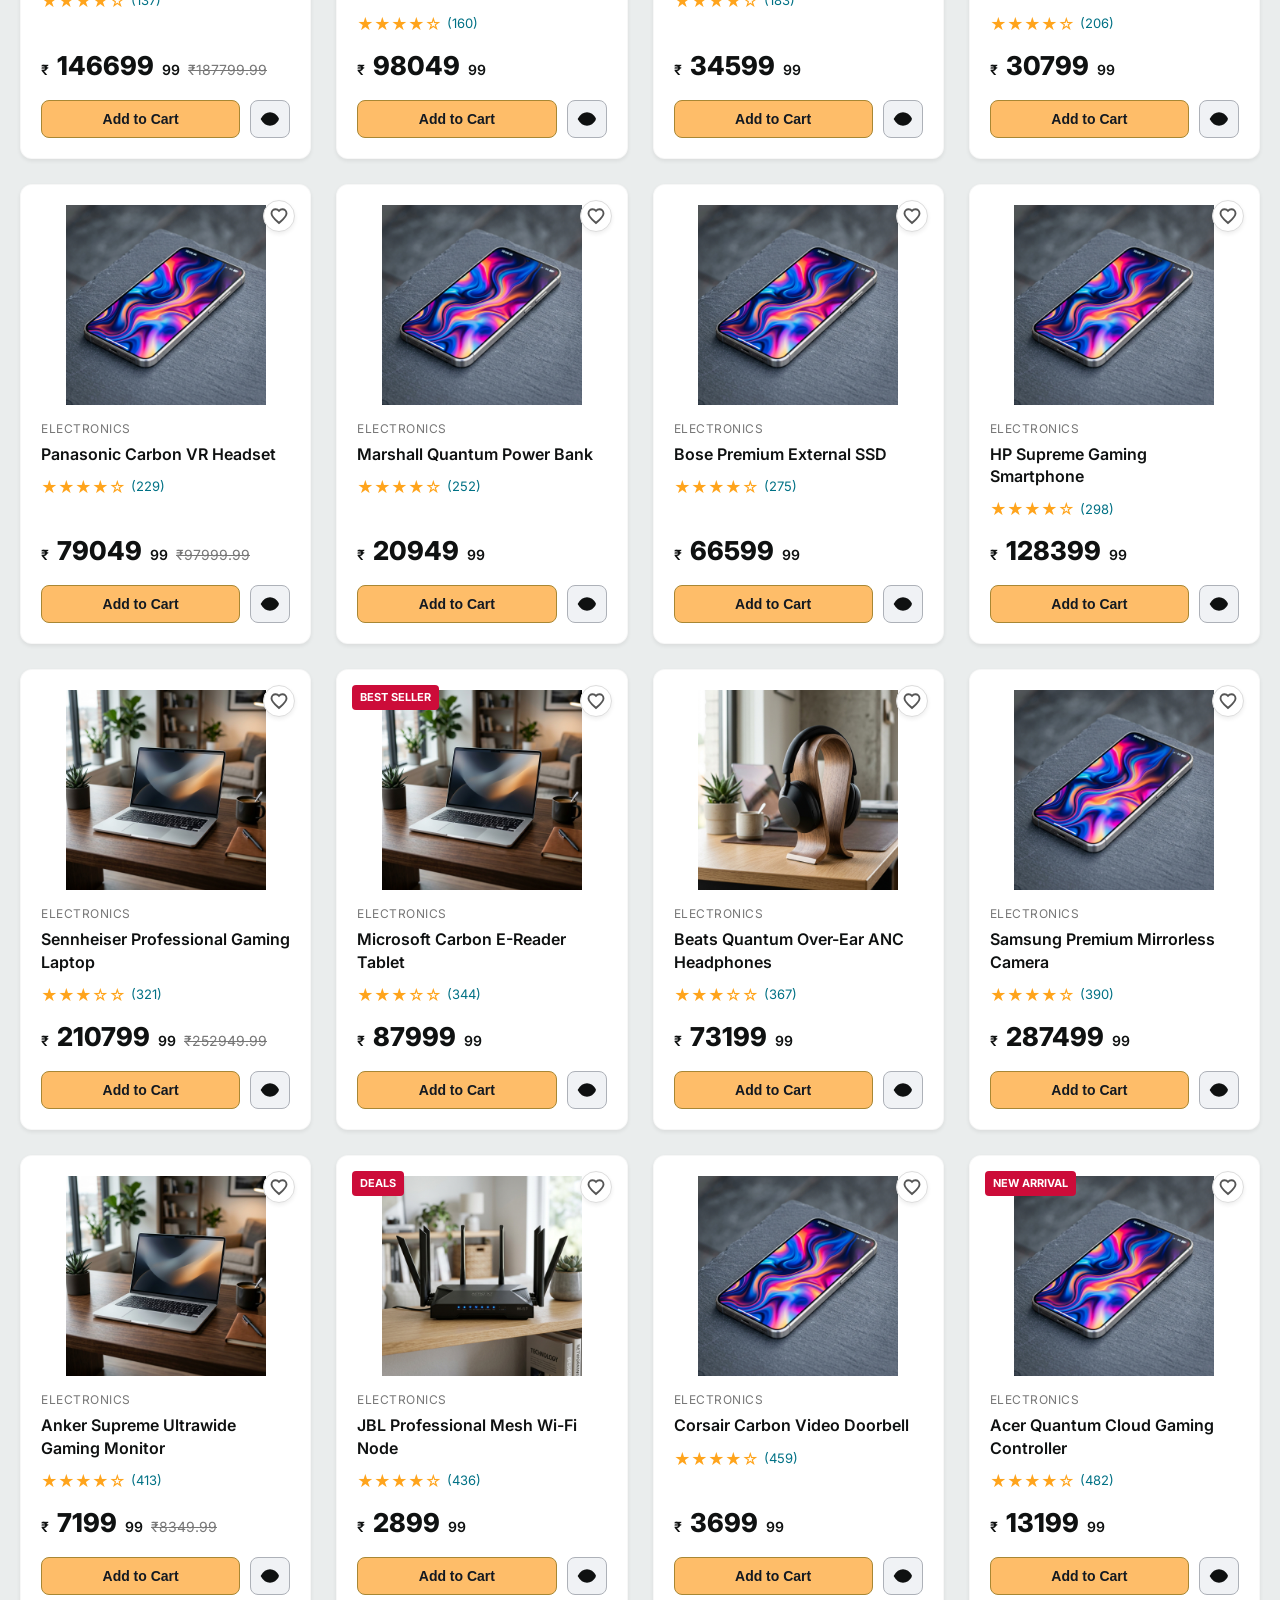
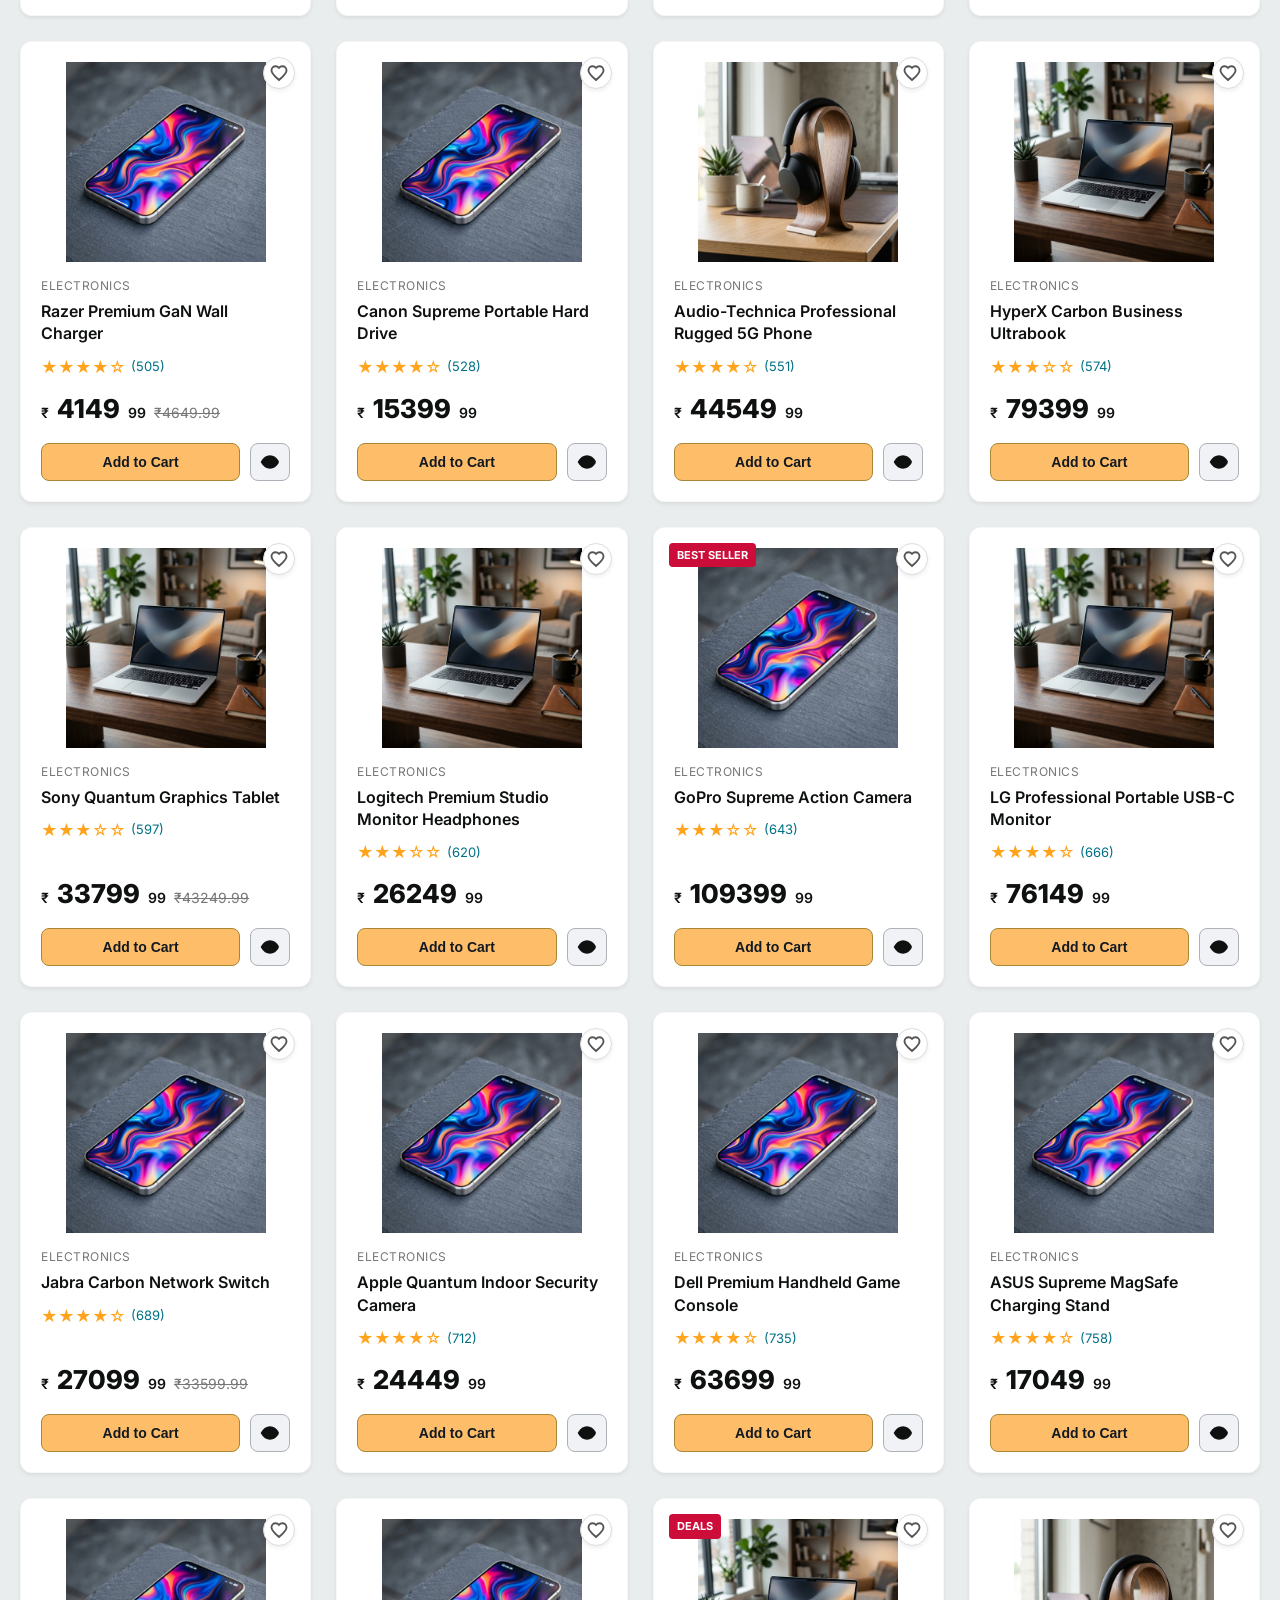
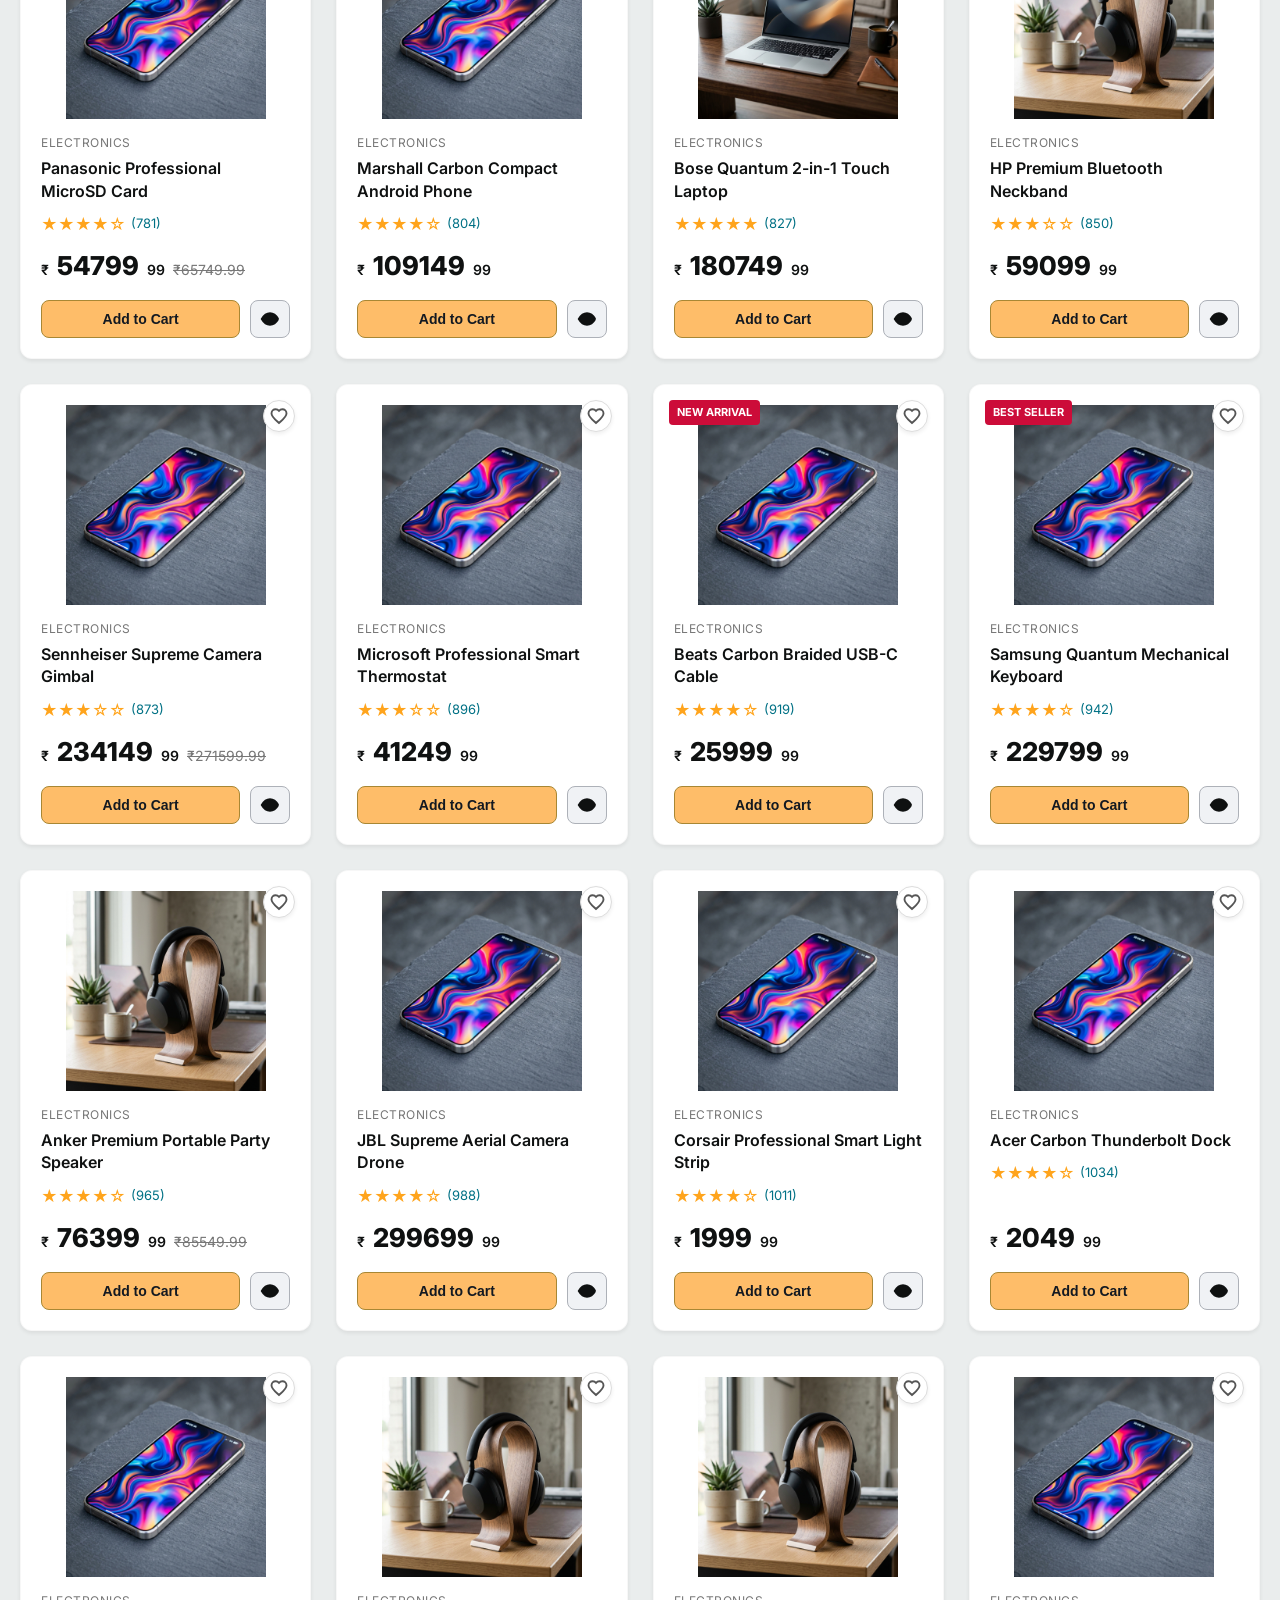
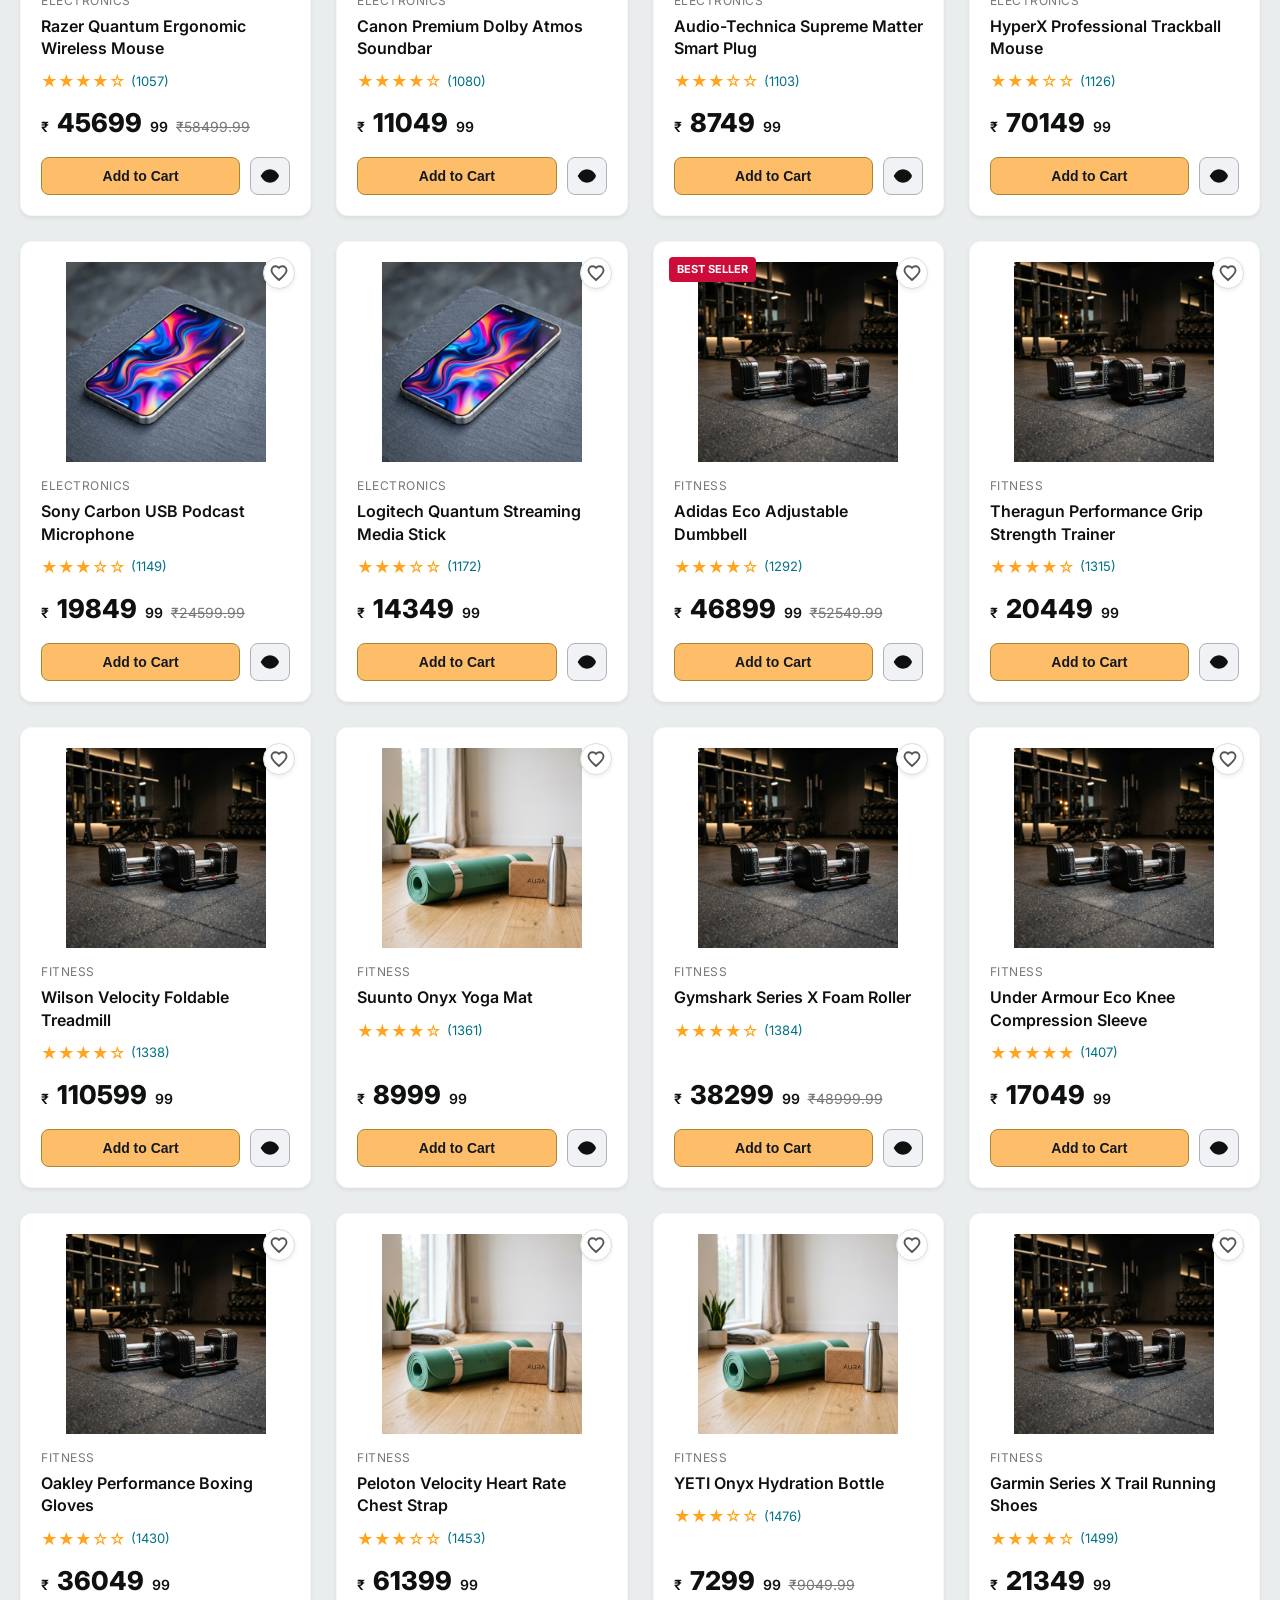
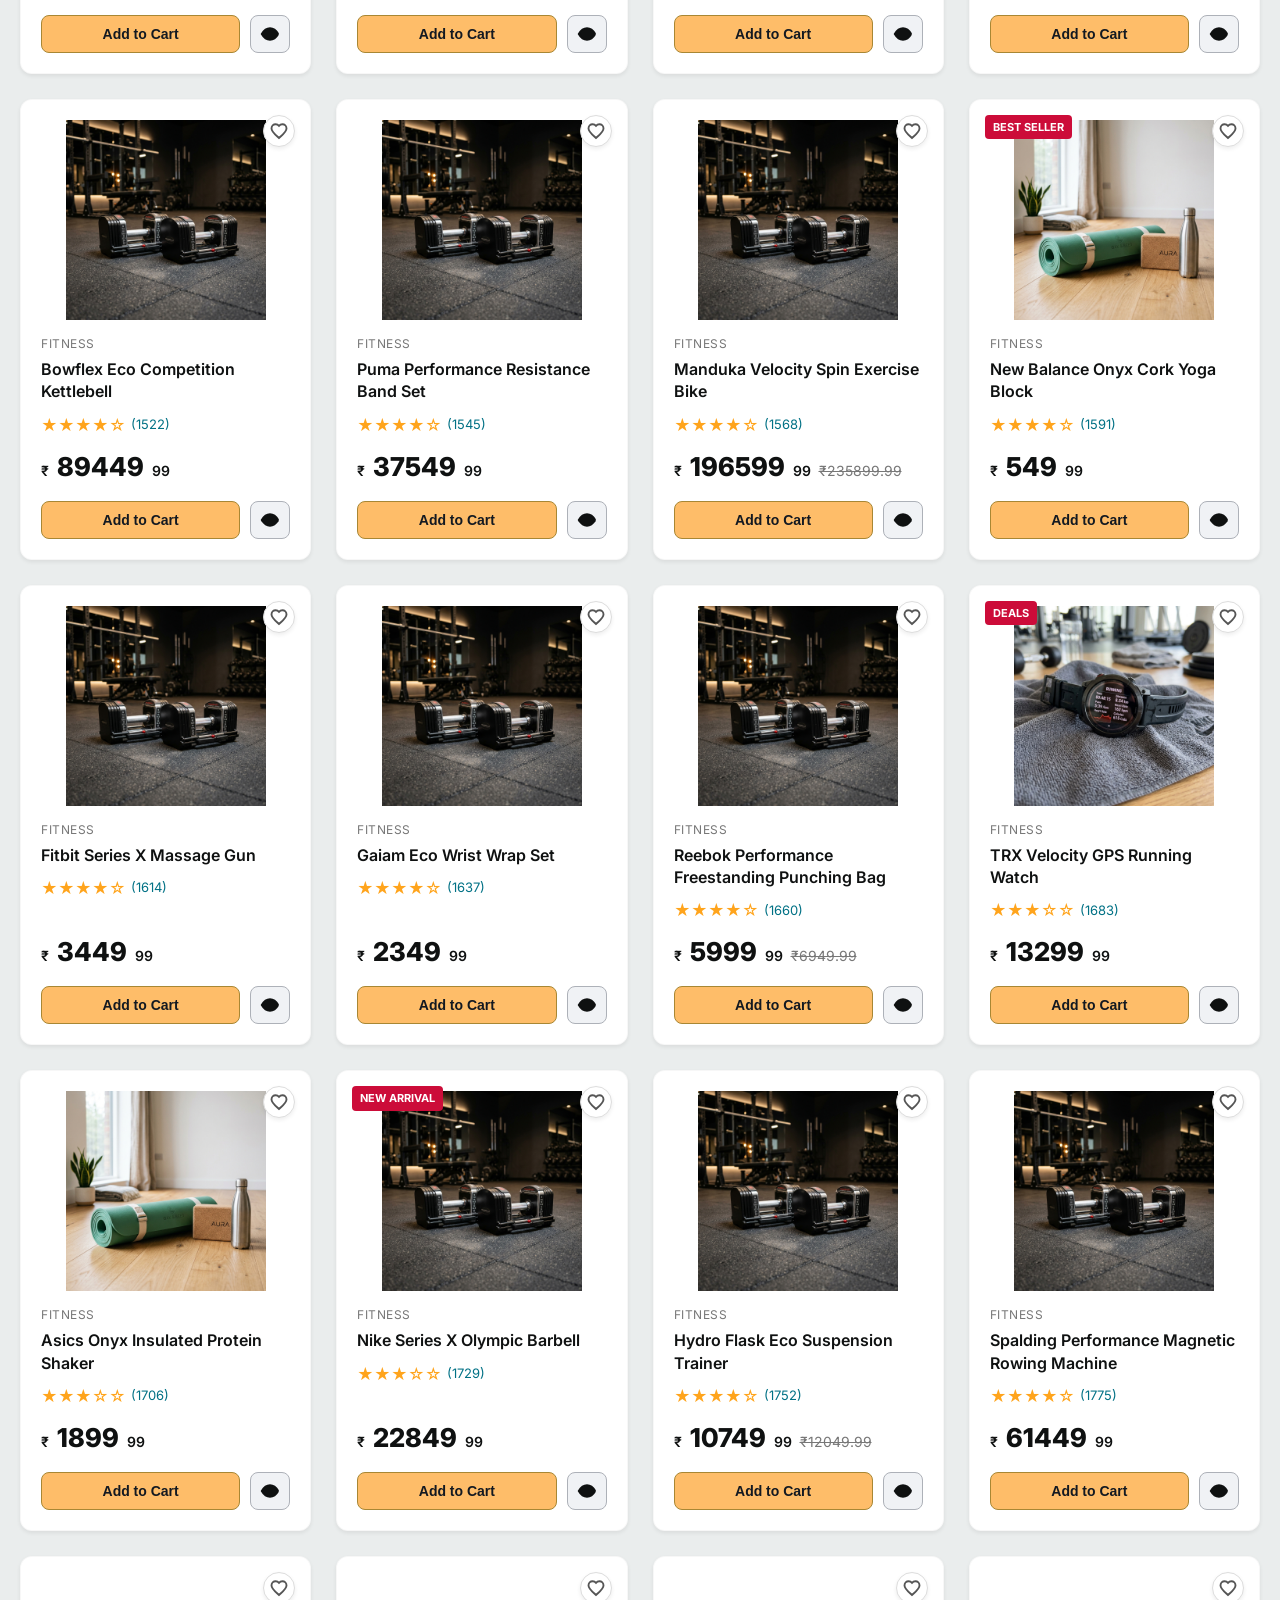
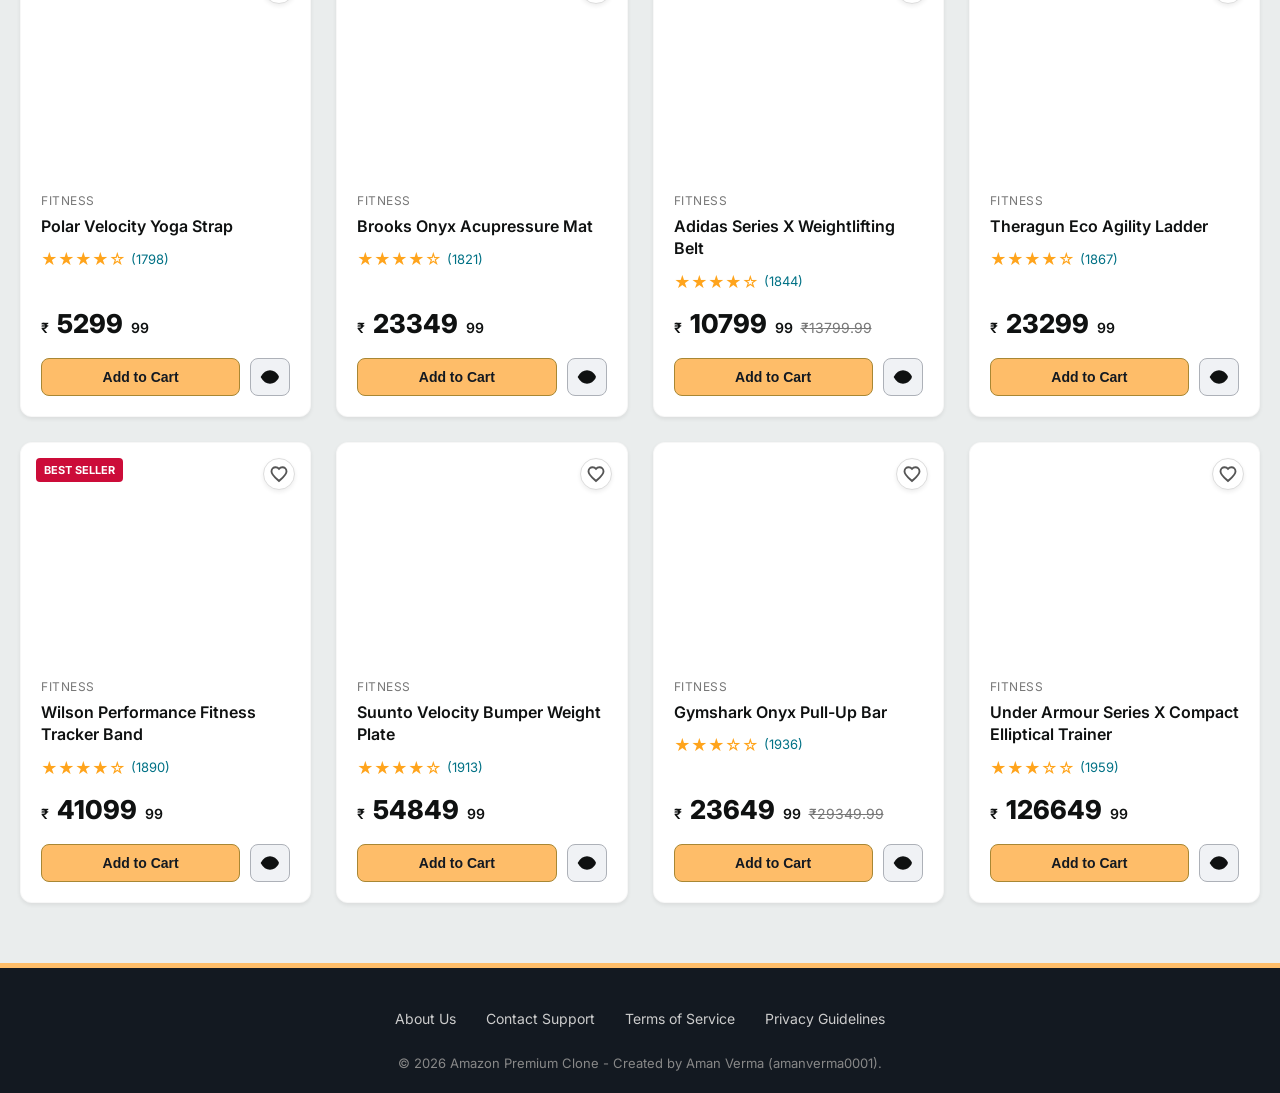
<file: amazon.html>
<!DOCTYPE html>
<html lang="en">

<head>
    <meta charset="UTF-8">
    <meta name="viewport" content="width=device-width, initial-scale=1.0">
    <title>Amazon Premium - Shop Smart Deals</title>
    <meta name="description" content="Discover premium electronics, home essentials, wellness fitness gear, and modern accessories on Amazon Premium. Fast simulated checkout and dynamic interactive features.">
    <link rel="stylesheet" href="styles.css">
    <link rel="preconnect" href="https://fonts.googleapis.com">
    <link rel="preconnect" href="https://fonts.gstatic.com" crossorigin>
    <link href="https://fonts.googleapis.com/css2?family=Inter:wght@300;400;500;600;700;800&display=swap" rel="stylesheet">
    <script>
      (function() {
        const savedTheme = localStorage.getItem("amazon-theme") || "light";
        if (savedTheme === "dark") {
          document.documentElement.classList.add("dark-theme");
        }
      })();
    </script>
</head>

<body>

    <!-- Top Sticky Navigation Header -->
    <header>
        <div class="nav-main">
            <!-- Amazon Premium Logo -->
            <a href="#" class="brand-logo" id="header-logo">
        amazon<span>premium</span>
      </a>

            <!-- Delivery Location Selector (Interactive Mock) -->
            <div class="nav-location" id="nav-delivery-target" onclick="openAddressModal()">
                <!-- SVG Pin Icon -->
                <svg width="20" height="20" viewBox="0 0 24 24" fill="none" stroke="#febd69" stroke-width="2">
          <path d="M21 10c0 7-9 13-9 13s-9-6-9-13a9 9 0 0 1 18 0z"></path>
          <circle cx="12" cy="10" r="3"></circle>
        </svg>
                <div class="nav-location-text" id="header-delivery-label">
                    Deliver to Customer
                    <strong>New Delhi 110001</strong>
                </div>
            </div>

            <!-- Live Search / Category Filters Bar -->
            <div class="nav-search-container">
                <div class="nav-search">
                    <select class="search-select" id="search-dept-select">
                        <option value="All">All Departments</option>
                        <option value="Electronics">Electronics</option>
                        <option value="Fitness">Fitness</option>
                        <option value="Home & Kitchen">Home & Kitchen</option>
                        <option value="Fashion">Fashion</option>
                        <option value="Beauty">Beauty</option>
                    </select>
                    <input type="text" class="search-input" placeholder="Search premium electronics, smart home, fitness gear..." id="search-input-field" autocomplete="off">
                    <button class="search-btn" id="search-submit-btn">
                        <svg viewBox="0 0 24 24">
                            <path d="M15.5 14h-.79l-.28-.27A6.471 6.471 0 0 0 16 9.5 6.5 6.5 0 1 0 9.5 16c1.61 0 3.09-.59 4.23-1.57l.27.28v.79l5 4.99L20.49 19l-4.99-5zm-6 0C7.01 14 5 11.99 5 9.5S7.01 5 9.5 5 14 7.01 14 9.5 11.99 14 9.5 14z"/>
                        </svg>
                    </button>
                </div>
                <div class="search-autocomplete-panel" id="search-autocomplete-dropdown"></div>
            </div>

            <!-- Right Header Actions -->
            <div class="nav-right-options">
                <!-- Interactive Sign-In Button Trigger -->
                <div class="nav-opt" id="header-account-trigger-text" onclick="openAccountModal()">
                    <span class="nav-opt-line-1">Hello, Sign in</span>
                    <span class="nav-opt-line-2">Account & Lists</span>
                </div>

                <div class="nav-opt" onclick="openTrackingModal()">
                    <span class="nav-opt-line-1">Returns</span>
                    <span class="nav-opt-line-2">& Orders</span>
                </div>

                <!-- Glassmorphic Dark/Light Theme Toggle -->
                <button id="theme-toggle-btn" class="theme-toggle-btn" onclick="toggleTheme()" title="Toggle Dark/Light Mode" aria-label="Toggle Dark/Light Mode">
                  <svg class="sun-icon" viewBox="0 0 24 24" fill="none" stroke="currentColor" stroke-width="2">
                    <circle cx="12" cy="12" r="5"></circle>
                    <line x1="12" y1="1" x2="12" y2="3"></line>
                    <line x1="12" y1="21" x2="12" y2="23"></line>
                    <line x1="4.22" y1="4.22" x2="5.64" y2="5.64"></line>
                    <line x1="18.36" y1="18.36" x2="19.78" y2="19.78"></line>
                    <line x1="1" y1="12" x2="3" y2="12"></line>
                    <line x1="21" y1="12" x2="23" y2="12"></line>
                    <line x1="4.22" y1="19.78" x2="5.64" y2="18.36"></line>
                    <line x1="18.36" y1="5.64" x2="19.78" y2="4.22"></line>
                  </svg>
                  <svg class="moon-icon" viewBox="0 0 24 24" fill="none" stroke="currentColor" stroke-width="2">
                    <path d="M21 12.79A9 9 0 1 1 11.21 3 7 7 0 0 0 21 12.79z"></path>
                  </svg>
                </button>

                <!-- Interactive Cart Trigger Badge -->
                <div class="nav-cart" id="nav-cart-trigger" onclick="toggleCartDrawer(true)">
                    <svg viewBox="0 0 24 24">
            <circle cx="9" cy="21" r="1"></circle>
            <circle cx="20" cy="21" r="1"></circle>
            <path d="M1 1h4l2.68 13.39a2 2 0 0 0 2 1.61h9.72a2 2 0 0 0 2-1.61L23 6H6"></path>
          </svg>
                    <span class="cart-count" id="cart-count-badge">0</span>
                    <span class="nav-opt-line-2" style="margin-top: 10px;">Cart</span>
                </div>
            </div>
        </div>

        <!-- Sub-navigation Category Departments -->
        <div class="nav-sub">
            <div class="nav-sub-item active" data-category="All">All Departments</div>
            <div class="nav-sub-item" data-category="Electronics">Electronics</div>
            <div class="nav-sub-item" data-category="Fitness">Fitness</div>
            <div class="nav-sub-item" data-category="Home & Kitchen">Home & Kitchen</div>
            <div class="nav-sub-item" data-category="Fashion">Fashion</div>
            <div class="nav-sub-item" data-category="Beauty">Beauty</div>
            <div class="nav-sub-item" onclick="showDashboard('deals')">Today's Deals</div>
            <div class="nav-sub-item" onclick="showDashboard('registry')">Registry</div>
            <div class="nav-sub-item" onclick="showDashboard('giftcards')">Gift Cards</div>
        </div>
    </header>

    <!-- Auto-sliding Premium Hero Banner Carousel -->
    <section class="hero-slider">
        <!-- Slide 1 -->
        <div class="slide active" style="background-image: linear-gradient(rgba(0,0,0,0.1), rgba(234,237,237,1)), url('https://images.unsplash.com/photo-1607082348824-0a96f2a4b9da?auto=format&fit=crop&w=1600&q=80');">
            <div class="slide-content">
                <h2>Unbelievable Sound. Absolute Silence.</h2>
                <p>Grab the critically-acclaimed NovaSound wireless headphones during our Summer Premium Deals event.</p>
                <a href="#products-feed" class="slide-btn">Shop Deal Now</a>
            </div>
        </div>
        <!-- Slide 2 -->
        <div class="slide" style="background-image: linear-gradient(rgba(0,0,0,0.1), rgba(234,237,237,1)), url('https://images.unsplash.com/photo-1483985988355-763728e1935b?auto=format&fit=crop&w=1600&q=80');">
            <div class="slide-content">
                <h2>Modern Living Redefined</h2>
                <p>Elevate your everyday spaces with smart barista makers, lumbar ergonomic office units, and hands-free LiDAR robot sweepers.</p>
                <a href="#products-feed" class="slide-btn">Explore Home Essentials</a>
            </div>
        </div>
    </section>

    <!-- Main Feed Area -->
    <main>
        <!-- Featured Promotion Cards Tiles -->
        <div class="category-promo-grid">
            <div class="promo-card">
                <h3>Smart Electronics</h3>
                <div class="promo-image-container">
                    <div style="background: url('https://images.unsplash.com/photo-1593642632559-0c6d3fc62b89?auto=format&fit=crop&w=400&q=80');"></div>
                </div>
                <a href="#products-feed" class="promo-link" onclick="document.querySelector('[data-category=Electronics]').click()">See more premium audio & optics</a>
            </div>

            <div class="promo-card">
                <h3>Fashion Collections</h3>
                <div class="promo-image-container">
                    <div style="background: url('https://images.unsplash.com/photo-1558171813-4c088753af8f?auto=format&fit=crop&w=400&q=80');"></div>
                </div>
                <a href="#products-feed" class="promo-link" onclick="document.querySelector('[data-category=Fashion]').click()">Browse jackets, footwear & outfits</a>
            </div>

            <div class="promo-card">
                <h3>Aura Beauty Gear</h3>
                <div class="promo-image-container">
                    <div style="background: url('https://images.unsplash.com/photo-1570172619644-dfd03ed5d881?auto=format&fit=crop&w=400&q=80');"></div>
                </div>
                <a href="#products-feed" class="promo-link" onclick="document.querySelector('[data-category=Beauty]').click()">Explore skin and cosmetics</a>
            </div>
        </div>

        <!-- Active Products Feed Grid Title -->
        <div class="products-section-title" id="products-feed-title-row">
            <span id="results-count">Loading curated premium deals...</span>
            <span style="font-size: 14px; font-weight: normal; color: #555;">Sort by: <strong>Featured</strong></span>
        </div>

        <div class="products-feed-grid" id="products-feed">
            <!-- Dynamic Products injected by app.js -->
        </div>

        <!-- ================= DYNAMIC DASHBOARD PANELS ================= -->

        <!-- PANEL 1: TODAY'S DEALS -->
        <div class="dashboard-view-panel" id="dashboard-deals">
            <h2 style="margin-bottom: 10px; color: var(--amazon-dark); font-size: 26px;">Today's Lightning Deals</h2>
            <p style="color: #666; margin-bottom: 20px;">Limited-time offers on premium items. Grab yours before they are fully claimed!</p>

            <div class="deals-timer-row">
                <span>⚡ LIGHTNING OFFERS ACTIVE</span>
                <span style="font-size: 18px;">Deals Expire In: <strong id="deals-time-string" style="color: #cc0c39;">04h : 30m : 00s</strong></span>
            </div>

            <div class="deals-grid" id="deals-items-grid">
                <!-- Injected dynamically in app.js -->
            </div>
        </div>

        <!-- PANEL 2: REGISTRY -->
        <div class="dashboard-view-panel" id="dashboard-registry">
            <h2 style="margin-bottom: 10px; color: var(--amazon-dark); font-size: 26px;">Premium Registry Finder</h2>
            <p style="color: #666; margin-bottom: 25px;">Create a collection of products for your life's milestone celebrations or browse active registries.</p>

            <div class="giftcard-layout" style="grid-template-columns: 1.2fr 1fr;">
                <!-- Find / Create Form -->
                <div style="border: 1px solid #ddd; border-radius: 8px; padding: 25px; background-color: #fafafa;">
                    <h3 style="margin-bottom: 15px; color: var(--amazon-dark);">Create Your Registry</h3>
                    <form id="registry-form-tag" onsubmit="createNewRegistry(event)">
                        <div class="form-group">
                            <label for="registry-creator-name">Registrant Name</label>
                            <input type="text" id="registry-creator-name" class="form-control" placeholder="E.g., Sarah & John" required>
                        </div>
                        <div class="form-group">
                            <label for="registry-creator-type">Celebration Type</label>
                            <select id="registry-creator-type" class="form-control" style="background-color: white;">
                <option value="Wedding">Wedding Celebration</option>
                <option value="Baby Shower">Baby Shower / Infant arrival</option>
                <option value="Housewarming">New Housewarming List</option>
                <option value="Birthday">Special Birthday Registry</option>
              </select>
                        </div>
                        <div class="form-group">
                            <label for="registry-creator-date">Event Date</label>
                            <input type="date" id="registry-creator-date" class="form-control" required>
                        </div>
                        <button type="submit" class="btn-primary" style="width: 100%; padding: 12px; margin-top: 10px;">Register List Securely</button>
                    </form>
                </div>

                <!-- Registry Feed -->
                <div>
                    <h3 style="margin-bottom: 15px; color: var(--amazon-dark);">Active Community Registries</h3>
                    <div id="active-registries-feed">
                        <!-- Injected dynamically in app.js -->
                    </div>
                </div>
            </div>
        </div>

        <!-- PANEL 3: GIFT CARDS -->
        <div class="dashboard-view-panel" id="dashboard-giftcards">
            <h2 style="margin-bottom: 10px; color: var(--amazon-dark); font-size: 26px;">Amazon Premium Gift Cards Wallet</h2>
            <p style="color: #666; margin-bottom: 35px;">Check balance, claim card codes, or purchase digital designs instantly.</p>

            <div class="giftcard-layout">
                <!-- Interactive Claim Box -->
                <div>
                    <div class="giftcard-promo-card">
                        <h3>amazon premium</h3>
                        <div>
                            <span style="font-size: 13px; opacity: 0.8; display: block;">Premium Member Wallet Balance</span>
                            <strong style="font-size: 32px;" id="giftcard-wallet-bal">₹0.00</strong>
                        </div>
                    </div>

                    <div style="border: 1px solid #ddd; border-radius: 8px; padding: 25px; margin-top: 25px; background: #fafafa;">
                        <h4 style="margin-bottom: 10px;">Claim a Gift Card Code</h4>
                        <p style="font-size: 13px; color: #666; margin-bottom: 15px;">Try typing simulated codes like <strong>AMZ-GIFT-5000</strong> (claims ₹5000) or <strong>AMZ-GIFT-10000</strong> (claims ₹10000) to credit your wallet!</p>
                        <div class="form-group">
                            <input type="text" id="giftcard-code-input" class="form-control" placeholder="E.g., AMZ-GIFT-10000" style="text-transform: uppercase;">
                        </div>
                        <button class="btn-primary" style="width: 100%; padding: 12px;" onclick="claimGiftCardCode()">Redeem Balance</button>
                    </div>
                </div>

                <!-- Design Catalog -->
                <div>
                    <h3 style="margin-bottom: 15px; color: var(--amazon-dark);">Select Gift Card Designs</h3>
                    <div style="display: grid; grid-template-columns: 1fr 1fr; gap: 15px;">
                        <div style="border: 1px solid #ddd; border-radius: 8px; padding: 15px; cursor: pointer; text-align: center;" onclick="alert('Design Selected: Premium Gold Card')">
                            <div style="height: 100px; background: linear-gradient(135deg, #bf953f, #fcf6ba, #b38728, #fbf5b7); border-radius: 6px; margin-bottom: 10px; display: flex; align-items: center; justify-content: center; font-weight: 800; color: #5c4308;">GOLD</div>
                            <span>Premium Gold</span>
                        </div>
                        <div style="border: 1px solid #ddd; border-radius: 8px; padding: 15px; cursor: pointer; text-align: center;" onclick="alert('Design Selected: Cobalt Blue Card')">
                            <div style="height: 100px; background: linear-gradient(135deg, #1e3c72, #2a5298); border-radius: 6px; margin-bottom: 10px; display: flex; align-items: center; justify-content: center; font-weight: 800; color: white;">COBALT</div>
                            <span>Cobalt Blue</span>
                        </div>
                    </div>
                </div>
            </div>
        </div>

        <!-- PANEL 4: WISHLIST -->
        <div class="dashboard-view-panel" id="dashboard-wishlist">
            <h2 style="margin-bottom: 10px; color: var(--amazon-dark); font-size: 26px;">Your Shopping Wishlist</h2>
            <p style="color: #666; margin-bottom: 25px;">Your saved deals are kept safe here. Drag them directly into your shopping cart whenever you are ready.</p>

            <div class="wishlist-panel-grid" id="wishlist-items-grid">
                <!-- Injected dynamically in app.js -->
            </div>
        </div>

    </main>

    <!-- Interactive Slide-out Shopping Cart Drawer -->
    <div class="cart-drawer-overlay" id="cart-drawer-overlay" onclick="toggleCartDrawer(false)">
        <div class="cart-drawer" onclick="event.stopPropagation()">
            <div class="cart-header">
                <h3>Shopping Cart</h3>
                <button class="close-drawer-btn" onclick="toggleCartDrawer(false)">&times;</button>
            </div>
            <div class="cart-delivery-progress" id="cart-delivery-progress-section">
                <div class="progress-text" id="cart-delivery-progress-text">Add ₹1,500.00 more to qualify for FREE delivery!</div>
                <div class="progress-bar-bg">
                    <div class="progress-bar-fill" id="cart-delivery-progress-bar"></div>
                </div>
            </div>
            <div class="cart-items-list" id="cart-items-list">
                <!-- Injected dynamically -->
            </div>
            <div class="cart-promo-box">
                <input type="text" class="promo-input" id="cart-promo-input" placeholder="Promo Code (WELCOME10 / PRIME20)">
                <button class="promo-btn" onclick="applyCartPromoCode()">Apply</button>
            </div>
            <div class="cart-footer" style="padding-top: 10px;">
                <div class="invoice-row">
                    <span>Subtotal:</span>
                    <span id="invoice-subtotal">₹0.00</span>
                </div>
                <div class="invoice-row">
                    <span>Delivery Fee:</span>
                    <span id="invoice-delivery">₹99.00</span>
                </div>
                <div class="invoice-row" id="invoice-discount-row" style="display: none; color: #2e7d32;">
                    <span>Promo Discount:</span>
                    <span id="invoice-discount">-₹0.00</span>
                </div>
                <div class="invoice-row">
                    <span>Simulated GST (18%):</span>
                    <span id="invoice-tax">₹0.00</span>
                </div>
                <div class="invoice-row total-amount">
                    <span>Order Total:</span>
                    <span id="cart-subtotal">₹0.00</span>
                </div>
                <button class="cart-checkout-btn" onclick="openCheckout()" style="margin-top: 10px;">Proceed to Checkout</button>
            </div>
        </div>
    </div>

    <!-- Immersive Product Details Modal (Tabbed) -->
    <div class="modal-overlay" id="quickview-modal-overlay" onclick="closeModal('quickview-modal-overlay')">
        <div class="modal-content" onclick="event.stopPropagation()">
            <button class="close-modal-btn" onclick="closeModal('quickview-modal-overlay')">&times;</button>
            <div id="quickview-modal-body">
                <!-- Injected dynamically -->
            </div>
        </div>
    </div>

    <!-- Sign-In / Account Center Modal -->
    <div class="modal-overlay" id="account-modal-overlay" onclick="closeModal('account-modal-overlay')">
        <div class="modal-content" style="max-width: 500px;" onclick="event.stopPropagation()">
            <button class="close-modal-btn" onclick="closeModal('account-modal-overlay')">&times;</button>
            <div class="checkout-layout" style="padding: 30px;" id="account-modal-body-panel">
                <!-- Injected dynamically in app.js -->
            </div>
        </div>
    </div>

    <!-- Address Selection Modal -->
    <div class="modal-overlay" id="address-modal-overlay" onclick="closeModal('address-modal-overlay')">
        <div class="modal-content" style="max-width: 500px;" onclick="event.stopPropagation()">
            <button class="close-modal-btn" onclick="closeModal('address-modal-overlay')">&times;</button>
            <div class="checkout-layout" style="padding: 30px;">
                <h3 style="margin-bottom: 20px; color: var(--amazon-dark);">Choose Your Shipping Address</h3>

                <div class="form-group">
                    <label for="addr-name">Full Name</label>
                    <input type="text" id="addr-name" class="form-control" placeholder="Recipient full name">
                </div>

                <div class="form-group">
                    <label for="addr-street">Street Address</label>
                    <input type="text" id="addr-street" class="form-control" placeholder="Flat, House no., Building, Company, Street">
                </div>

                <div style="display: grid; grid-template-columns: 1.2fr 1fr; gap: 15px;">
                    <div class="form-group">
                        <label for="addr-city">City</label>
                        <input type="text" id="addr-city" class="form-control" placeholder="City">
                    </div>
                    <div class="form-group">
                        <label for="addr-zip">Pincode / ZIP</label>
                        <input type="text" id="addr-zip" class="form-control" placeholder="6-digit ZIP">
                    </div>
                </div>

                <div class="form-group">
                    <label for="addr-country">Country/Region</label>
                    <select id="addr-country" class="form-control" style="background-color: white;">
            <option value="India">India</option>
            <option value="United States">United States</option>
            <option value="United Kingdom">United Kingdom</option>
            <option value="Canada">Canada</option>
            <option value="Australia">Australia</option>
          </select>
                </div>

                <button class="btn-primary" style="width: 100%; padding: 12px; margin-top: 15px;" onclick="saveAddress()">Apply & Update Address</button>
            </div>
        </div>
    </div>

    <!-- Shipment Tracking Modal -->
    <div class="modal-overlay" id="tracking-modal-overlay" onclick="closeModal('tracking-modal-overlay')">
        <div class="modal-content" style="max-width: 650px;" onclick="event.stopPropagation()">
            <button class="close-modal-btn" onclick="closeModal('tracking-modal-overlay')">&times;</button>
            <div class="checkout-layout" style="padding: 30px;">
                <h3 style="margin-bottom: 25px; color: var(--amazon-dark); font-size: 22px;">Simulated Shipment Tracking</h3>

                <div id="tracking-orders-list">
                    <!-- Injected dynamically in app.js -->
                </div>
            </div>
        </div>
    </div>

    <!-- Interactive Multi-Step Checkout Modal -->
    <div class="modal-overlay" id="checkout-modal-overlay" onclick="closeModal('checkout-modal-overlay')">
        <div class="modal-content" style="max-width: 600px;" onclick="event.stopPropagation()">
            <button class="close-modal-btn" onclick="closeModal('checkout-modal-overlay')">&times;</button>
            <div class="checkout-layout">
                <!-- Step indicators bar -->
                <div class="checkout-steps-nav">
                    <div class="step-indicator active"><span>1</span>Shipping</div>
                    <div class="step-indicator"><span>2</span>Payment</div>
                    <div class="step-indicator"><span>3</span>Completed</div>
                </div>

                <!-- Step 1: Shipping Address -->
                <div class="checkout-pane active" id="checkout-step-1">
                    <h3>Shipping Destination</h3>
                    <p style="font-size: 13px; color: #666; margin-bottom: 12px;">Select a saved address or enter a new one:</p>
                    <div class="address-cards-grid">
                        <div class="address-select-card active" id="addr-card-home" onclick="selectCheckoutAddress('home')">
                            <input type="radio" name="checkout-addr-radio" id="addr-radio-home" checked>
                            <div class="address-card-title">Home (Default)</div>
                            <div class="address-card-body">
                                <strong>John Doe</strong><br>
                                742 Evergreen Terrace<br>
                                New Delhi, 110001<br>
                                Phone: +91 98765 43210
                            </div>
                        </div>
                        <div class="address-select-card" id="addr-card-work" onclick="selectCheckoutAddress('work')">
                            <input type="radio" name="checkout-addr-radio" id="addr-radio-work">
                            <div class="address-card-title">Office / Work</div>
                            <div class="address-card-body">
                                <strong>John Doe (TechCorp)</strong><br>
                                Building 4B, Cyber City<br>
                                Gurugram, 122002<br>
                                Phone: +91 98765 99999
                            </div>
                        </div>
                    </div>
                    
                    <div style="border-top: 1px solid var(--border-color); padding-top: 15px; margin-top: 15px;">
                        <label style="display: flex; align-items: center; gap: 8px; font-size: 14px; font-weight: 600; cursor: pointer; margin-bottom: 10px;">
                            <input type="checkbox" id="checkout-custom-addr-toggle" onclick="toggleCustomAddressForm()">
                            Ship to a different address
                        </label>
                        
                        <div id="checkout-custom-address-form" style="display: none; transition: all 0.3s ease;">
                            <div class="form-group">
                                <label for="shipping-name">Full Name</label>
                                <input type="text" id="shipping-name" class="form-control" placeholder="Enter recipient's full name" value="John Doe">
                            </div>
                            <div class="form-group">
                                <label for="shipping-address">Delivery Address</label>
                                <input type="text" id="shipping-address" class="form-control" placeholder="Street Address, City, Pincode" value="742 Evergreen Terrace, New Delhi, 110001">
                            </div>
                            <div class="form-group">
                                <label for="shipping-phone">Phone Number</label>
                                <input type="text" id="shipping-phone" class="form-control" placeholder="Mobile contact number" value="+91 98765 43210">
                            </div>
                        </div>
                    </div>
                </div>

                <!-- Step 2: Payment Gateway -->
                <div class="checkout-pane" id="checkout-step-2">
                    <h3>Payment Method</h3>
                    <div class="checkout-payment-methods">
                        <button class="pay-tab-btn active" id="pay-btn-card" onclick="switchPaymentMethod('card')">💳 Credit Card</button>
                        <button class="pay-tab-btn" id="pay-btn-upi" onclick="switchPaymentMethod('upi')">📱 UPI / QR Scan</button>
                        <button class="pay-tab-btn" id="pay-btn-wallet" onclick="switchPaymentMethod('wallet')">🪙 Premium Wallet</button>
                    </div>

                    <!-- PANE: CARD -->
                    <div class="payment-pane active" id="pay-pane-card">
                        <!-- 3D Card Visualizer -->
                        <div class="credit-card-3d-wrapper">
                            <div class="credit-card-3d" id="visual-credit-card">
                                <!-- Front -->
                                <div class="card-face front">
                                    <div style="display: flex; justify-content: space-between; align-items: center;">
                                        <div class="card-chip"></div>
                                        <div class="card-logo" id="visual-card-logo">VISA</div>
                                    </div>
                                    <div class="card-number-display" id="visual-card-number">•••• •••• •••• ••••</div>
                                    <div class="card-info-row">
                                        <div>
                                            <span style="font-size: 8px; opacity: 0.6; display: block;">Card Holder</span>
                                            <strong id="visual-card-holder">JOHN DOE</strong>
                                        </div>
                                        <div style="text-align: right;">
                                            <span style="font-size: 8px; opacity: 0.6; display: block;">Expires</span>
                                            <strong id="visual-card-expiry">12/28</strong>
                                        </div>
                                    </div>
                                </div>
                                <!-- Back -->
                                <div class="card-face back">
                                    <div class="card-magnetic-strip"></div>
                                    <div class="card-signature-area">
                                        <span id="visual-card-cvv">•••</span>
                                    </div>
                                    <div style="padding: 10px 15px; font-size: 8px; opacity: 0.5; text-align: center;">
                                        This is a simulated transaction. No actual charges will be processed.
                                    </div>
                                </div>
                            </div>
                        </div>

                        <div class="form-group">
                            <label for="card-name">Name on Card</label>
                            <input type="text" id="card-name" class="form-control" placeholder="Name exact to card" value="John Doe" oninput="updateVisualCard()">
                        </div>
                        <div class="form-group">
                            <label for="card-number">Card Number</label>
                            <input type="text" id="card-number" class="form-control" placeholder="1111-2222-3333-4444" value="4111222233334444" maxlength="19" oninput="updateVisualCard()">
                        </div>
                        <div style="display: grid; grid-template-columns: 1fr 1fr; gap: 15px;">
                            <div class="form-group">
                                <label for="card-expiry">Expiry Date</label>
                                <input type="text" id="card-expiry" class="form-control" placeholder="MM/YY" value="12/28" maxlength="5" oninput="updateVisualCard()">
                            </div>
                            <div class="form-group">
                                <label for="card-cvv">CVV</label>
                                <input type="password" id="card-cvv" class="form-control" placeholder="123" value="999" maxlength="3" onfocus="flipVisualCard(true)" onblur="flipVisualCard(false)" oninput="updateVisualCard()">
                            </div>
                        </div>
                    </div>

                    <!-- PANE: UPI -->
                    <div class="payment-pane" id="pay-pane-upi">
                        <div class="upi-qr-container">
                            <p style="font-size: 14px; margin-bottom: 15px;">Scan this simulated QR code with any UPI app to make the payment:</p>
                            <div class="upi-qr-mockup">
                                <svg width="100%" height="100%" viewBox="0 0 100 100">
                                    <rect width="100" height="100" fill="white" />
                                    <rect x="5" y="5" width="25" height="25" fill="black" />
                                    <rect x="9" y="9" width="17" height="17" fill="white" />
                                    <rect x="13" y="13" width="9" height="9" fill="black" />
                                    <rect x="70" y="5" width="25" height="25" fill="black" />
                                    <rect x="74" y="9" width="17" height="17" fill="white" />
                                    <rect x="78" y="13" width="9" height="9" fill="black" />
                                    <rect x="5" y="70" width="25" height="25" fill="black" />
                                    <rect x="9" y="74" width="17" height="17" fill="white" />
                                    <rect x="13" y="78" width="9" height="9" fill="black" />
                                    <rect x="35" y="10" width="10" height="5" fill="black" />
                                    <rect x="40" y="20" width="5" height="10" fill="black" />
                                    <rect x="55" y="5" width="5" height="25" fill="black" />
                                    <rect x="45" y="15" width="8" height="3" fill="black" />
                                    <rect x="10" y="35" width="20" height="5" fill="black" />
                                    <rect x="15" y="45" width="5" height="15" fill="black" />
                                    <rect x="35" y="35" width="15" height="15" fill="black" />
                                    <rect x="40" y="40" width="5" height="5" fill="white" />
                                    <rect x="55" y="35" width="10" height="10" fill="black" />
                                    <rect x="75" y="35" width="15" height="5" fill="black" />
                                    <rect x="80" y="45" width="5" height="10" fill="black" />
                                    <rect x="70" y="55" width="15" height="15" fill="black" />
                                    <rect x="75" y="60" width="5" height="5" fill="white" />
                                    <rect x="35" y="60" width="5" height="10" fill="black" />
                                    <rect x="45" y="55" width="10" height="5" fill="black" />
                                    <rect x="50" y="70" width="15" height="15" fill="black" />
                                    <rect x="55" y="75" width="5" height="5" fill="white" />
                                    <rect x="35" y="80" width="10" height="10" fill="black" />
                                    <rect x="10" y="65" width="5" height="5" fill="black" />
                                </svg>
                            </div>
                            <div class="upi-status-indicator" id="upi-status-label">Waiting for scan...</div>
                            <button class="btn-primary" style="margin-top: 15px; padding: 8px 16px;" onclick="simulateUpiScan()">Simulate Scan Approval</button>
                        </div>
                    </div>

                    <!-- PANE: WALLET -->
                    <div class="payment-pane" id="pay-pane-wallet">
                        <div style="padding: 15px; border: 1px solid var(--border-color); border-radius: 8px; background: var(--btn-secondary-bg); text-align: center; margin-top: 20px;">
                            <h4 style="margin-bottom: 10px; color: var(--amazon-text);">Redeem from Premium Wallet</h4>
                            <p style="font-size: 15px; margin-bottom: 8px;">Available Balance: <strong style="font-size: 18px; color: #2e7d32;" id="checkout-wallet-bal">₹0.00</strong></p>
                            <p style="font-size: 13px; color: #666; margin-bottom: 15px;" id="checkout-wallet-status-msg">Your balance is ready to pay for this transaction.</p>
                            <div id="checkout-wallet-insufficient-msg" style="display: none; color: #c62828; font-weight: bold; margin-bottom: 15px;">
                                ⚠️ Insufficient balance! Please claim more Gift Cards first.
                            </div>
                        </div>
                    </div>
                </div>

                <!-- Step 3: Success Screen -->
                <div class="checkout-pane" id="checkout-step-3">
                    <div class="order-success-screen">
                        <div class="success-icon-wrap">✔</div>
                        <h2>Order Placed Successfully!</h2>
                        <p>Your premium transaction was approved. A confirmation receipt has been sent to your registered email account.</p>
                        <p style="font-size: 14px; color: #777;">Estimated Simulated Delivery: <strong>1-2 business days</strong></p>
                    </div>
                </div>

                <!-- Checkout Buttons -->
                <div class="checkout-nav-buttons">
                    <button class="btn-secondary" style="padding: 10px 20px; font-weight: 700;" id="checkout-prev-btn" onclick="checkoutPrev()">Back</button>
                    <button class="btn-primary" style="padding: 10px 25px;" id="checkout-next-btn" onclick="checkoutNext()">Continue to Payment</button>
                </div>
            </div>
        </div>
    </div>

    <!-- Premium Dark Footer -->
    <footer>
        <div class="footer-links">
            <a href="#" onclick="alert('Welcome to Amazon Premium - a simulated project!')">About Us</a>
            <a href="#" onclick="alert('Support system online: How can we assist you today?')">Contact Support</a>
            <a href="#" onclick="alert('Simulation Terms of Service Active')">Terms of Service</a>
            <a href="#" onclick="alert('Privacy Policy Verified')">Privacy Guidelines</a>
        </div>
        <p class="footer-copyright">© 2026 Amazon Premium Clone - Created by Aman Verma (amanverma0001).</p>
    </footer>

    <!-- Floating Quick-Access Widget -->
    <div class="floating-widget-container">
        <button id="floating-widget-btn" class="floating-widget-btn" title="Premium Assistant" aria-label="Premium Assistant">
            <svg viewBox="0 0 24 24" fill="none" stroke="currentColor" stroke-width="2" stroke-linecap="round" stroke-linejoin="round">
                <path d="M21 15a2 2 0 0 1-2 2H7l-4 4V5a2 2 0 0 1 2-2h14a2 2 0 0 1 2 2z"></path>
            </svg>
            <span class="widget-badge" id="widget-badge-count" style="display: none;">0</span>
        </button>

        <div id="floating-widget-panel" class="floating-widget-panel">
            <div class="widget-tabs">
                <button class="widget-tab-btn active" data-tab="chat">💬 Chat Support</button>
                <button class="widget-tab-btn" data-tab="cart">🛒 Quick Cart</button>
                <button class="widget-tab-btn" data-tab="wishlist">❤️ Wishlist</button>
            </div>

            <div class="widget-content-area">
                <div id="widget-pane-chat" class="widget-pane active">
                    <div class="chat-messages-log" id="widget-chat-log"></div>
                    <form class="chat-input-row" id="widget-chat-form">
                        <input type="text" id="widget-chat-input" class="chat-input-field" placeholder="Ask about shipping, returns, orders..." autocomplete="off">
                        <button type="submit" class="chat-send-btn" aria-label="Send message">
                            <svg viewBox="0 0 24 24">
                                <path d="M2.01 21L23 12 2.01 3 2 10l15 2-15 2z"/>
                            </svg>
                        </button>
                    </form>
                </div>

                <div id="widget-pane-cart" class="widget-pane">
                    <div id="widget-quick-cart-list" style="height: 100%;"></div>
                </div>

                <div id="widget-pane-wishlist" class="widget-pane">
                    <div id="widget-quick-wishlist-list" style="height: 100%;"></div>
                </div>
            </div>
        </div>
    </div>

    <div class="toast-container" id="toast-container"></div>

    <script src="image.js"></script>
    <script src="app.js?v=10"></script>
    <script src="floating_widget.js"></script>
</body>

</html>
</file>
<file: styles.css>
/* Modern CSS Reset & Core Styling */
:root {
  --amazon-dark: #131921;
  --amazon-light: #232f3e;
  --amazon-accent: #febd69;
  --amazon-accent-hover: #f3a847;
  --amazon-text: #0f1111;
  --bg-main: #eaeded;
  --card-bg: #ffffff;
  --border-color: #dddddd;
  --transition-smooth: all 0.3s cubic-bezier(0.25, 0.8, 0.25, 1);
  --shadow-subtle: 0 2px 4px rgba(0,0,0,0.07);
  --shadow-premium: 0 12px 24px rgba(0,0,0,0.12);
  --font-family: 'Inter', system-ui, -apple-system, BlinkMacSystemFont, "Segoe UI", Roboto, sans-serif;

  /* Glassmorphism/Dynamic additions */
  --header-bg: var(--amazon-dark);
  --subnav-bg: var(--amazon-light);
  --glass-border: rgba(0, 0, 0, 0.05);
  --card-hover-border: rgba(254, 189, 105, 0.3);
  --input-bg: #ffffff;
  --input-text: #0f1111;
  --modal-bg: #ffffff;
  --panel-bg: #ffffff;
  --drawer-bg: #ffffff;
  --btn-secondary-bg: #f0f2f5;
  --btn-secondary-hover-bg: #e3e6e9;
  --btn-secondary-border: #adb1b8;
  --btn-secondary-hover-border: #a2a6ac;
}

html.dark-theme {
  --amazon-dark: #0b0e14;
  --amazon-light: #161e29;
  --amazon-accent: #ffc275;
  --amazon-accent-hover: #ffa834;
  --amazon-text: #f0f2f5;
  --bg-main: #0f131a;
  --card-bg: rgba(22, 30, 41, 0.65);
  --border-color: rgba(255, 255, 255, 0.08);
  --shadow-subtle: 0 4px 12px rgba(0, 0, 0, 0.2);
  --shadow-premium: 0 16px 36px rgba(0, 0, 0, 0.45), 0 0 15px rgba(255, 194, 117, 0.04);

  --header-bg: rgba(11, 14, 20, 0.85);
  --subnav-bg: rgba(22, 30, 41, 0.8);
  --glass-border: rgba(255, 255, 255, 0.08);
  --card-hover-border: rgba(255, 194, 117, 0.35);
  --input-bg: rgba(15, 19, 26, 0.8);
  --input-text: #ffffff;
  --modal-bg: rgba(15, 19, 26, 0.85);
  --panel-bg: rgba(22, 30, 41, 0.7);
  --drawer-bg: rgba(11, 14, 20, 0.85);
  --btn-secondary-bg: rgba(255, 255, 255, 0.05);
  --btn-secondary-hover-bg: rgba(255, 255, 255, 0.1);
  --btn-secondary-border: rgba(255, 255, 255, 0.15);
  --btn-secondary-hover-border: rgba(255, 255, 255, 0.25);
}

* {
  box-sizing: border-box;
  margin: 0;
  padding: 0;
}

body {
  font-family: var(--font-family);
  background-color: var(--bg-main);
  color: var(--amazon-text);
  overflow-x: hidden;
  line-height: 1.5;
}

/* Scrollbar customization */
::-webkit-scrollbar {
  width: 8px;
}
::-webkit-scrollbar-track {
  background: var(--bg-main);
}
::-webkit-scrollbar-thumb {
  background: #a0a0a0;
  border-radius: 4px;
}
::-webkit-scrollbar-thumb:hover {
  background: #787878;
}

/* Navigation bar */
header {
  position: sticky;
  top: 0;
  z-index: 100;
  box-shadow: 0 4px 10px rgba(0, 0, 0, 0.1);
}

.nav-main {
  background-color: var(--header-bg);
  backdrop-filter: blur(12px);
  -webkit-backdrop-filter: blur(12px);
  color: white;
  display: flex;
  align-items: center;
  justify-content: space-between;
  padding: 10px 20px;
  gap: 15px;
  border-bottom: 1px solid var(--glass-border);
}

.brand-logo {
  display: flex;
  align-items: center;
  gap: 4px;
  font-size: 24px;
  font-weight: 800;
  color: white;
  text-decoration: none;
  transition: var(--transition-smooth);
}

.brand-logo span {
  color: var(--amazon-accent);
}

.brand-logo:hover {
  opacity: 0.9;
}

.nav-location {
  display: flex;
  align-items: center;
  gap: 8px;
  cursor: pointer;
  padding: 6px 10px;
  border: 1px solid transparent;
  border-radius: 4px;
  transition: var(--transition-smooth);
}

.nav-location:hover {
  border-color: white;
}

.nav-location svg {
  width: 20px;
  height: 20px;
  stroke: var(--amazon-accent);
}

.nav-location-text {
  font-size: 12px;
  color: #ccc;
  line-height: 1.2;
}

.nav-location-text strong {
  font-size: 14px;
  color: white;
  display: block;
}

/* Search bar */
.nav-search-container {
  position: relative;
  flex: 1;
  max-width: 800px;
  display: flex;
  flex-direction: column;
}

.nav-search {
  display: flex;
  width: 100%;
  height: 42px;
  border-radius: 6px;
  overflow: hidden;
  background-color: var(--input-bg);
  border: 1px solid var(--border-color);
  transition: var(--transition-smooth);
}

.nav-search:focus-within {
  box-shadow: 0 0 0 3px var(--amazon-accent);
}

.search-select {
  background-color: var(--btn-secondary-bg);
  border: none;
  padding: 0 15px;
  font-family: inherit;
  font-size: 14px;
  color: var(--amazon-text);
  cursor: pointer;
  outline: none;
  border-right: 1px solid var(--border-color);
  transition: var(--transition-smooth);
}

.search-input {
  flex: 1;
  border: none;
  padding: 0 15px;
  font-size: 16px;
  outline: none;
  font-family: inherit;
  background-color: transparent;
  color: var(--input-text);
}

.search-btn {
  background-color: var(--amazon-accent);
  border: none;
  width: 50px;
  cursor: pointer;
  display: flex;
  align-items: center;
  justify-content: center;
  transition: var(--transition-smooth);
}

.search-btn:hover {
  background-color: var(--amazon-accent-hover);
}

.search-btn svg {
  width: 20px;
  height: 20px;
  fill: var(--amazon-dark);
}

/* Right Nav Buttons */
.nav-right-options {
  display: flex;
  align-items: center;
  gap: 15px;
}

.nav-opt {
  padding: 6px 10px;
  border: 1px solid transparent;
  border-radius: 4px;
  cursor: pointer;
  color: white;
  text-decoration: none;
  transition: var(--transition-smooth);
}

.nav-opt:hover {
  border-color: white;
}

.nav-opt-line-1 {
  font-size: 12px;
  color: #ccc;
  display: block;
}

.nav-opt-line-2 {
  font-size: 14px;
  font-weight: 700;
  display: block;
}

.nav-cart {
  position: relative;
  display: flex;
  align-items: center;
  gap: 8px;
  padding: 6px 10px;
  border: 1px solid transparent;
  border-radius: 4px;
  cursor: pointer;
  transition: var(--transition-smooth);
}

.nav-cart:hover {
  border-color: white;
}

.nav-cart svg {
  width: 28px;
  height: 28px;
  fill: white;
}

.cart-count {
  position: absolute;
  top: 2px;
  right: 18px;
  background-color: var(--amazon-accent-hover);
  color: var(--amazon-dark);
  font-weight: 800;
  font-size: 12px;
  border-radius: 50%;
  padding: 2px 6px;
  min-width: 20px;
  text-align: center;
}

/* Sub-navigation bar */
.nav-sub {
  background-color: var(--subnav-bg);
  backdrop-filter: blur(12px);
  -webkit-backdrop-filter: blur(12px);
  color: white;
  display: flex;
  align-items: center;
  padding: 8px 20px;
  gap: 15px;
  font-size: 14px;
  border-bottom: 1px solid var(--glass-border);
}

.nav-sub-item {
  cursor: pointer;
  padding: 5px 8px;
  border: 1px solid transparent;
  border-radius: 4px;
  transition: var(--transition-smooth);
}

.nav-sub-item:hover {
  border-color: white;
}

.nav-sub-item.active {
  background-color: var(--amazon-accent);
  color: var(--amazon-dark);
  font-weight: 700;
  border-color: var(--amazon-accent);
}

/* Hero Carousel Section */
.hero-slider {
  position: relative;
  height: 380px;
  overflow: hidden;
  margin-bottom: -150px;
  z-index: 1;
}

.hero-slider.hide {
  display: none;
}

.slide {
  position: absolute;
  top: 0;
  left: 0;
  width: 100%;
  height: 100%;
  opacity: 0;
  transition: opacity 0.8s ease-in-out;
  background-size: cover;
  background-position: center;
  display: flex;
  align-items: center;
  padding-left: 80px;
}

.slide.active {
  opacity: 1;
}

.slide-content {
  max-width: 550px;
  background: rgba(255, 255, 255, 0.9);
  backdrop-filter: blur(10px);
  padding: 30px;
  border-radius: 12px;
  box-shadow: var(--shadow-premium);
  border-left: 6px solid var(--amazon-accent-hover);
}

.slide-content h2 {
  font-size: 32px;
  font-weight: 800;
  color: var(--amazon-dark);
  margin-bottom: 10px;
}

.slide-content p {
  font-size: 16px;
  color: #555;
  margin-bottom: 20px;
}

.slide-btn {
  display: inline-block;
  background-color: var(--amazon-accent);
  color: var(--amazon-dark);
  padding: 10px 24px;
  font-weight: 700;
  text-decoration: none;
  border-radius: 6px;
  transition: var(--transition-smooth);
}

.slide-btn:hover {
  background-color: var(--amazon-accent-hover);
  transform: translateY(-2px);
}

/* Main Container Layout */
main {
  max-width: 1500px;
  margin: 0 auto;
  padding: 20px;
  position: relative;
  z-index: 2;
}

/* Dynamic Dashboards (Today's Deals, Gift Cards, Registry) */
.dashboard-view-panel {
  display: none;
  background-color: var(--card-bg);
  border-radius: 12px;
  padding: 30px;
  box-shadow: var(--shadow-subtle);
  margin-top: 10px;
  margin-bottom: 40px;
  animation: fadeIn 0.4s ease;
}

.dashboard-view-panel.active {
  display: block;
}

/* Today's Deals Styles */
.deals-timer-row {
  display: flex;
  justify-content: space-between;
  align-items: center;
  background: #fdf6e2;
  border: 1px solid #f5d680;
  padding: 15px 25px;
  border-radius: 8px;
  margin-bottom: 25px;
  font-weight: 600;
}

.deals-grid {
  display: grid;
  grid-template-columns: repeat(auto-fill, minmax(280px, 1fr));
  gap: 25px;
}

.deal-card {
  border: 1px solid var(--border-color);
  border-radius: 10px;
  padding: 15px;
  display: flex;
  flex-direction: column;
  background: white;
}

.deal-card img {
  height: 180px;
  object-fit: contain;
  margin-bottom: 10px;
}

.deal-claim-bar-bg {
  height: 6px;
  background-color: #eee;
  border-radius: 3px;
  overflow: hidden;
  margin: 10px 0;
}

.deal-claim-bar-fill {
  height: 100%;
  background-color: #cc0c39;
  transition: width 0.5s ease;
}

/* Gift Cards Styles */
.giftcard-layout {
  display: grid;
  grid-template-columns: 1fr 1.2fr;
  gap: 40px;
}

.giftcard-promo-card {
  background: linear-gradient(135deg, #131921 0%, #232f3e 100%);
  color: white;
  border-radius: 12px;
  padding: 35px;
  display: flex;
  flex-direction: column;
  justify-content: space-between;
  height: 250px;
  box-shadow: var(--shadow-premium);
  position: relative;
  overflow: hidden;
}

.giftcard-promo-card::after {
  content: 'amazon';
  position: absolute;
  bottom: -20px;
  right: -20px;
  font-size: 100px;
  opacity: 0.05;
  font-weight: 800;
}

/* Category Grid Tiles */
.category-promo-grid {
  display: grid;
  grid-template-columns: repeat(auto-fit, minmax(280px, 1fr));
  gap: 20px;
  margin-bottom: 40px;
}

.category-promo-grid.hide {
  display: none;
}

.promo-card {
  background-color: var(--card-bg);
  padding: 20px;
  border-radius: 8px;
  box-shadow: var(--shadow-subtle);
  display: flex;
  flex-direction: column;
  justify-content: space-between;
  transition: var(--transition-smooth);
  border: 1px solid rgba(0,0,0,0.05);
}

.promo-card:hover {
  transform: translateY(-5px);
  box-shadow: var(--shadow-premium);
}

.promo-card h3 {
  font-size: 20px;
  font-weight: 700;
  margin-bottom: 15px;
  color: var(--amazon-dark);
}

.promo-image-container {
  height: 180px;
  border-radius: 6px;
  margin-bottom: 15px;
  overflow: hidden;
  display: flex;
  align-items: center;
  justify-content: center;
  position: relative;
}

.promo-image-container div {
  width: 100%;
  height: 100%;
  background-size: cover !important;
  background-position: center !important;
  transition: var(--transition-smooth);
}

.promo-card:hover .promo-image-container div {
  transform: scale(1.08);
}

.promo-link {
  color: #007185;
  text-decoration: none;
  font-size: 14px;
  font-weight: 600;
}

.promo-link:hover {
  color: #c45500;
  text-decoration: underline;
}

/* Products Feed Section */
.products-section-title {
  font-size: 24px;
  font-weight: 800;
  margin-bottom: 20px;
  color: var(--amazon-dark);
  display: flex;
  align-items: center;
  justify-content: space-between;
}

.products-section-title.hide {
  display: none;
}

.products-feed-grid {
  display: grid;
  grid-template-columns: repeat(auto-fill, minmax(280px, 1fr));
  gap: 25px;
  margin-bottom: 40px;
}

.products-feed-grid.hide {
  display: none;
}

.product-card {
  background-color: var(--card-bg);
  border-radius: 12px;
  padding: 20px;
  box-shadow: var(--shadow-subtle);
  display: flex;
  flex-direction: column;
  position: relative;
  transition: var(--transition-smooth);
  border: 1px solid rgba(0,0,0,0.03);
}

.product-card:hover {
  transform: translateY(-6px);
  box-shadow: var(--shadow-premium);
}

.badge-tag {
  position: absolute;
  top: 15px;
  left: 15px;
  background-color: #cc0c39;
  color: white;
  padding: 4px 8px;
  font-size: 11px;
  font-weight: 700;
  border-radius: 4px;
  text-transform: uppercase;
  z-index: 5;
}

.wishlist-heart-btn {
  position: absolute;
  top: 15px;
  right: 15px;
  background: white;
  border: 1px solid #ddd;
  width: 32px;
  height: 32px;
  border-radius: 50%;
  display: flex;
  align-items: center;
  justify-content: center;
  cursor: pointer;
  z-index: 10;
  box-shadow: var(--shadow-subtle);
  transition: var(--transition-smooth);
}

.wishlist-heart-btn:hover {
  transform: scale(1.1);
  border-color: #ff5858;
}

.wishlist-heart-btn.active svg {
  fill: #ff5858;
  stroke: #ff5858;
}

.wishlist-heart-btn svg {
  width: 18px;
  height: 18px;
  fill: none;
  stroke: #555;
  stroke-width: 2.5;
  transition: var(--transition-smooth);
}

.product-image-box {
  height: 200px;
  display: flex;
  align-items: center;
  justify-content: center;
  margin-bottom: 15px;
  background: white;
  border-radius: 8px;
  overflow: hidden;
  position: relative;
}

.product-image-box img {
  max-width: 100%;
  max-height: 100%;
  object-fit: contain;
  transition: var(--transition-smooth);
}

.product-card:hover .product-image-box img {
  transform: scale(1.05);
}

.product-category-tag {
  font-size: 12px;
  color: #777;
  margin-bottom: 5px;
  text-transform: uppercase;
  letter-spacing: 0.5px;
}

.product-title {
  font-size: 16px;
  font-weight: 600;
  line-height: 1.4;
  margin-bottom: 10px;
  color: var(--amazon-text);
  cursor: pointer;
  display: -webkit-box;
  -webkit-line-clamp: 2;
  -webkit-box-orient: vertical;
  overflow: hidden;
}

.product-title:hover {
  color: #c45500;
}

.product-rating {
  display: flex;
  align-items: center;
  gap: 5px;
  margin-bottom: 10px;
}

.stars {
  color: #ffa41c;
  font-size: 16px;
}

.rating-count {
  font-size: 13px;
  color: #007185;
}

.product-price-row {
  display: flex;
  align-items: baseline;
  gap: 8px;
  margin-bottom: 15px;
  margin-top: auto;
}

.price-currency {
  font-size: 14px;
  font-weight: 600;
}

.price-whole {
  font-size: 26px;
  font-weight: 800;
}

.price-fraction {
  font-size: 14px;
  font-weight: 600;
  vertical-align: super;
}

.original-price {
  color: #777;
  text-decoration: line-through;
  font-size: 14px;
}

.card-actions {
  display: flex;
  gap: 10px;
}

.btn-primary {
  flex: 1;
  background-color: var(--amazon-accent);
  color: var(--amazon-dark);
  border: 1px solid #a88734;
  border-radius: 8px;
  padding: 10px;
  font-size: 14px;
  font-weight: 700;
  cursor: pointer;
  transition: var(--transition-smooth);
}

.btn-primary:hover {
  background-color: var(--amazon-accent-hover);
  border-color: #846a29;
}

.btn-secondary {
  background-color: var(--btn-secondary-bg);
  color: var(--amazon-text);
  border: 1px solid var(--btn-secondary-border);
  border-radius: 8px;
  width: 40px;
  display: flex;
  align-items: center;
  justify-content: center;
  cursor: pointer;
  transition: var(--transition-smooth);
}

.btn-secondary:hover {
  background-color: var(--btn-secondary-hover-bg);
  border-color: var(--btn-secondary-hover-border);
}

.btn-secondary svg {
  width: 20px;
  height: 20px;
  fill: var(--amazon-text);
}

/* Wishlist Manager Section */
.wishlist-panel-grid {
  display: grid;
  grid-template-columns: repeat(auto-fill, minmax(280px, 1fr));
  gap: 20px;
  margin-top: 20px;
}

.wishlist-card {
  border: 1px solid var(--border-color);
  border-radius: 8px;
  padding: 15px;
  background: var(--card-bg);
  display: flex;
  flex-direction: column;
}

/* Side Drawer (Cart) */
.cart-drawer-overlay {
  position: fixed;
  top: 0;
  left: 0;
  width: 100vw;
  height: 100vh;
  background-color: rgba(0,0,0,0.5);
  backdrop-filter: blur(4px);
  z-index: 1000;
  opacity: 0;
  pointer-events: none;
  transition: opacity 0.4s ease;
}

.cart-drawer-overlay.active {
  opacity: 1;
  pointer-events: auto;
}

.cart-drawer {
  position: fixed;
  top: 0;
  right: -420px;
  width: 420px;
  height: 100%;
  background-color: var(--drawer-bg);
  backdrop-filter: blur(16px);
  -webkit-backdrop-filter: blur(16px);
  border-left: 1px solid var(--glass-border);
  box-shadow: -5px 0 25px rgba(0,0,0,0.15);
  z-index: 1001;
  display: flex;
  flex-direction: column;
  transition: right 0.4s cubic-bezier(0.25, 0.8, 0.25, 1);
}

.cart-drawer-overlay.active .cart-drawer {
  right: 0;
}

.cart-header {
  padding: 20px;
  background-color: var(--header-bg);
  border-bottom: 1px solid var(--glass-border);
  color: white;
  display: flex;
  align-items: center;
  justify-content: space-between;
}

.cart-header h3 {
  font-size: 20px;
  font-weight: 700;
}

.close-drawer-btn {
  background: none;
  border: none;
  color: white;
  font-size: 28px;
  cursor: pointer;
  transition: var(--transition-smooth);
}

.close-drawer-btn:hover {
  color: var(--amazon-accent);
}

.cart-items-list {
  flex: 1;
  overflow-y: auto;
  padding: 20px;
}

.empty-cart-msg {
  text-align: center;
  color: #777;
  padding-top: 40px;
}

.empty-cart-msg svg {
  width: 80px;
  height: 80px;
  fill: #ccc;
  margin-bottom: 15px;
}

.cart-item {
  display: flex;
  gap: 15px;
  padding-bottom: 15px;
  margin-bottom: 15px;
  border-bottom: 1px solid var(--border-color);
}

.cart-item-img {
  width: 80px;
  height: 80px;
  object-fit: contain;
  background-color: white;
  border-radius: 6px;
  padding: 5px;
  border: 1px solid #eee;
}

.cart-item-details {
  flex: 1;
}

.cart-item-title {
  font-size: 14px;
  font-weight: 600;
  margin-bottom: 5px;
  display: -webkit-box;
  -webkit-line-clamp: 2;
  -webkit-box-orient: vertical;
  overflow: hidden;
}

.cart-item-price {
  font-weight: 700;
  font-size: 15px;
  color: var(--amazon-text);
  margin-bottom: 8px;
}

.cart-item-actions {
  display: flex;
  align-items: center;
  justify-content: space-between;
}

.cart-item-qty {
  display: flex;
  align-items: center;
  gap: 5px;
  border: 1px solid var(--border-color);
  background-color: var(--btn-secondary-bg);
  color: var(--amazon-text);
  border-radius: 4px;
  padding: 2px 6px;
}

.cart-item-qty button {
  background: none;
  border: none;
  cursor: pointer;
  font-weight: 800;
  font-size: 16px;
  padding: 0 5px;
  color: var(--amazon-text);
}

.cart-item-qty span {
  font-size: 14px;
  min-width: 15px;
  text-align: center;
}

.cart-item-remove {
  background: none;
  border: none;
  color: #cc0c39;
  font-size: 13px;
  font-weight: 600;
  cursor: pointer;
}

.cart-item-remove:hover {
  text-decoration: underline;
}

.cart-footer {
  padding: 20px;
  background-color: var(--btn-secondary-bg);
  border-top: 1px solid var(--border-color);
}

.cart-total-row {
  display: flex;
  justify-content: space-between;
  font-size: 18px;
  font-weight: 700;
  margin-bottom: 15px;
}

.cart-checkout-btn {
  width: 100%;
  background-color: var(--amazon-accent);
  color: var(--amazon-dark);
  border: 1px solid #a88734;
  border-radius: 8px;
  padding: 12px;
  font-size: 16px;
  font-weight: 700;
  cursor: pointer;
  transition: var(--transition-smooth);
}

.cart-checkout-btn:hover {
  background-color: var(--amazon-accent-hover);
}

/* Modals (Quick View & Checkout) */
.modal-overlay {
  position: fixed;
  top: 0;
  left: 0;
  width: 100vw;
  height: 100vh;
  background-color: rgba(0,0,0,0.6);
  backdrop-filter: blur(5px);
  z-index: 2000;
  opacity: 0;
  pointer-events: none;
  transition: opacity 0.3s ease;
  display: flex;
  align-items: center;
  justify-content: center;
}

.modal-overlay.active {
  opacity: 1;
  pointer-events: auto;
}

.modal-content {
  background-color: var(--modal-bg);
  backdrop-filter: blur(16px);
  -webkit-backdrop-filter: blur(16px);
  border: 1px solid var(--glass-border);
  width: 90%;
  max-width: 850px;
  border-radius: 12px;
  box-shadow: var(--shadow-premium);
  overflow: hidden;
  position: relative;
  transform: scale(0.9);
  transition: transform 0.3s cubic-bezier(0.25, 0.8, 0.25, 1);
}

.modal-overlay.active .modal-content {
  transform: scale(1);
}

.close-modal-btn {
  position: absolute;
  top: 15px;
  right: 20px;
  background: none;
  border: none;
  font-size: 30px;
  cursor: pointer;
  color: var(--amazon-text);
  opacity: 0.6;
  z-index: 10;
  transition: var(--transition-smooth);
}

.close-modal-btn:hover {
  opacity: 1;
}

/* Multi-tab layout for Enhanced Product Details */
.quickview-tabs-nav {
  display: flex;
  border-bottom: 1px solid var(--border-color);
  background: var(--btn-secondary-bg);
  padding-left: 20px;
}

.quickview-tab-btn {
  background: none;
  border: none;
  border-bottom: 3px solid transparent;
  padding: 12px 20px;
  font-weight: 700;
  color: var(--amazon-text);
  opacity: 0.7;
  cursor: pointer;
  transition: var(--transition-smooth);
  font-size: 14px;
}

.quickview-tab-btn:hover {
  opacity: 1;
}

.quickview-tab-btn.active {
  color: var(--amazon-accent);
  border-bottom-color: var(--amazon-accent);
  opacity: 1;
}

.quickview-tab-content {
  display: none;
  padding: 30px;
  max-height: 500px;
  overflow-y: auto;
}

.quickview-tab-content.active {
  display: block;
}

.quickview-layout {
  display: grid;
  grid-template-columns: 1fr 1.2fr;
  gap: 30px;
}

.quickview-image-pane {
  background: white;
  border-radius: 10px;
  display: flex;
  align-items: center;
  justify-content: center;
  height: 320px;
  border: 1px solid #eee;
}

.quickview-image-pane img {
  max-width: 90%;
  max-height: 90%;
  object-fit: contain;
}

.quickview-info-pane {
  display: flex;
  flex-direction: column;
}

.quickview-category {
  font-size: 13px;
  color: #777;
  text-transform: uppercase;
  letter-spacing: 1px;
  margin-bottom: 10px;
}

.quickview-title {
  font-size: 22px;
  font-weight: 700;
  margin-bottom: 10px;
  line-height: 1.3;
}

.quickview-rating {
  display: flex;
  align-items: center;
  gap: 10px;
  margin-bottom: 15px;
}

.quickview-price-row {
  display: flex;
  align-items: baseline;
  gap: 10px;
  margin-bottom: 15px;
}

.quickview-price {
  font-size: 32px;
  font-weight: 800;
}

.quickview-desc {
  font-size: 15px;
  color: #555;
  margin-bottom: 20px;
  line-height: 1.6;
}

.quickview-actions {
  margin-top: auto;
}

/* Specs layout table */
.specs-table {
  width: 100%;
  border-collapse: collapse;
  margin-top: 10px;
}

.specs-table th, .specs-table td {
  padding: 12px;
  border-bottom: 1px solid var(--border-color);
  text-align: left;
  color: var(--amazon-text);
}

.specs-table th {
  background-color: var(--btn-secondary-bg);
  font-weight: 700;
  width: 35%;
}

/* Reviews List Styles & Review Builder Form */
.review-builder-box {
  background-color: var(--panel-bg);
  border: 1px solid var(--border-color);
  border-radius: 8px;
  padding: 20px;
  margin-top: 30px;
  color: var(--amazon-text);
}

.star-rating-input {
  display: flex;
  flex-direction: row-reverse;
  justify-content: flex-end;
  gap: 5px;
  font-size: 30px;
  margin-bottom: 15px;
}

.star-rating-input input {
  display: none;
}

.star-rating-input label {
  color: #ccc;
  cursor: pointer;
  transition: color 0.2s;
}

.star-rating-input input:checked ~ label,
.star-rating-input label:hover,
.star-rating-input label:hover ~ label {
  color: #ffa41c;
}

/* Checkout Modal Steps */
.checkout-layout {
  padding: 40px;
}

.checkout-steps-nav {
  display: flex;
  justify-content: space-between;
  margin-bottom: 30px;
  position: relative;
}

.checkout-steps-nav::after {
  content: '';
  position: absolute;
  top: 50%;
  left: 0;
  width: 100%;
  height: 2px;
  background-color: var(--border-color);
  z-index: 1;
}

.step-indicator {
  position: relative;
  z-index: 2;
  background-color: var(--modal-bg);
  padding: 0 15px;
  font-size: 14px;
  font-weight: 700;
  color: #888;
  display: flex;
  flex-direction: column;
  align-items: center;
  gap: 5px;
}

.step-indicator span {
  width: 30px;
  height: 30px;
  border-radius: 50%;
  background-color: var(--btn-secondary-bg);
  color: var(--amazon-text);
  display: flex;
  align-items: center;
  justify-content: center;
  transition: var(--transition-smooth);
}

.step-indicator.active {
  color: var(--amazon-accent);
}

.step-indicator.active span {
  background-color: var(--amazon-accent);
  color: var(--amazon-dark);
  box-shadow: 0 0 0 4px rgba(254, 189, 105, 0.4);
}

.step-indicator.completed span {
  background-color: #2e7d32;
  color: white;
}

.checkout-pane {
  display: none;
}

.checkout-pane.active {
  display: block;
  animation: fadeIn 0.4s ease;
}

@keyframes fadeIn {
  from { opacity: 0; transform: translateY(10px); }
  to { opacity: 1; transform: translateY(0); }
}

.checkout-pane h3 {
  font-size: 20px;
  margin-bottom: 20px;
  color: var(--amazon-text);
}

.form-group {
  margin-bottom: 15px;
}

.form-group label {
  display: block;
  font-size: 14px;
  font-weight: 600;
  margin-bottom: 6px;
  color: var(--amazon-text);
}

.form-control {
  width: 100%;
  padding: 10px;
  border: 1px solid var(--border-color);
  background-color: var(--input-bg);
  color: var(--input-text);
  border-radius: 6px;
  font-family: inherit;
  font-size: 15px;
  outline: none;
  transition: var(--transition-smooth);
}

.form-control:focus {
  border-color: var(--amazon-accent-hover);
  box-shadow: 0 0 0 3px rgba(254, 189, 105, 0.3);
}

.checkout-nav-buttons {
  display: flex;
  justify-content: space-between;
  margin-top: 30px;
  padding-top: 20px;
  border-top: 1px solid #eee;
}

.order-success-screen {
  text-align: center;
  padding: 40px 0;
}

.success-icon-wrap {
  width: 80px;
  height: 80px;
  border-radius: 50%;
  background-color: #e8f5e9;
  display: flex;
  align-items: center;
  justify-content: center;
  margin: 0 auto 20px auto;
  color: #2e7d32;
  font-size: 40px;
}

.order-success-screen h2 {
  font-size: 26px;
  font-weight: 800;
  color: #2e7d32;
  margin-bottom: 10px;
}

.order-success-screen p {
  color: #555;
  font-size: 16px;
  margin-bottom: 20px;
}

/* Order Tracking Modal Stepper style rules */
.tracking-stepper-container {
  position: relative;
  padding: 10px 0;
}

.tracking-progress-line {
  position: absolute;
  top: 15px;
  left: 30px;
  right: 30px;
  height: 4px;
  background-color: #eee;
  z-index: 1;
}

.tracking-progress-fill {
  height: 100%;
  background-color: #2e7d32;
  width: 0%;
  transition: width 0.6s ease;
}

.tracking-step {
  display: flex;
  flex-direction: column;
  align-items: center;
  gap: 5px;
  font-size: 12px;
  font-weight: 600;
  color: #aaa;
}

.tracking-step .step-dot {
  width: 32px;
  height: 32px;
  border-radius: 50%;
  background-color: #eee;
  color: #555;
  display: flex;
  align-items: center;
  justify-content: center;
  font-size: 14px;
  transition: var(--transition-smooth);
}

.tracking-step.active {
  color: #c45500;
}

.tracking-step.active .step-dot {
  background-color: #ffa41c;
  color: white;
  box-shadow: 0 0 0 4px rgba(255, 164, 28, 0.3);
}

.tracking-step.completed {
  color: #2e7d32;
}

.tracking-step.completed .step-dot {
  background-color: #2e7d32;
  color: white;
}

/* Footer Section */
footer {
  background-color: var(--amazon-dark);
  color: white;
  padding: 40px 20px 20px 20px;
  font-size: 14px;
  text-align: center;
  border-top: 5px solid var(--amazon-accent);
}

.footer-links {
  display: flex;
  justify-content: center;
  gap: 30px;
  margin-bottom: 25px;
  flex-wrap: wrap;
}

.footer-links a {
  color: #ccc;
  text-decoration: none;
  transition: var(--transition-smooth);
}

.footer-links a:hover {
  color: white;
  text-decoration: underline;
}

.footer-copyright {
  color: #888;
  font-size: 13px;
}

/* Responsive Overrides */
@media (max-width: 768px) {
  .nav-main {
    flex-wrap: wrap;
    padding: 10px;
  }
  .nav-search {
    order: 3;
    min-width: 100%;
    margin-top: 5px;
  }
  .hero-slider {
    height: 280px;
    margin-bottom: -60px;
  }
  .slide {
    padding-left: 20px;
  }
  .slide-content {
    max-width: 90%;
    padding: 15px;
  }
  .slide-content h2 {
    font-size: 22px;
  }
  .cart-drawer {
    width: 100%;
    right: -100%;
  }
  .quickview-layout {
    grid-template-columns: 1fr;
    padding: 20px;
  }
  .quickview-image-pane {
    height: 200px;
  }
}

/* Utility class to hide elements */
.hide {
  display: none !important;
}

/* ================= THEME TOGGLE BUTTON & GLASSMORPHISM ================= */
.theme-toggle-btn {
  background: rgba(255, 255, 255, 0.08);
  border: 1px solid rgba(255, 255, 255, 0.15);
  color: white;
  width: 40px;
  height: 40px;
  border-radius: 50%;
  display: flex;
  align-items: center;
  justify-content: center;
  cursor: pointer;
  position: relative;
  overflow: hidden;
  transition: var(--transition-smooth);
  box-shadow: 0 4px 12px rgba(0, 0, 0, 0.1);
  backdrop-filter: blur(4px);
  -webkit-backdrop-filter: blur(4px);
  padding: 0;
}

.theme-toggle-btn:hover {
  background: rgba(255, 255, 255, 0.15);
  border-color: var(--amazon-accent);
  transform: scale(1.08);
  box-shadow: 0 4px 16px rgba(254, 189, 105, 0.2);
}

.theme-toggle-btn svg {
  width: 20px;
  height: 20px;
  position: absolute;
  transition: transform 0.5s cubic-bezier(0.34, 1.56, 0.64, 1), opacity 0.3s ease;
}

/* Default state: Moon icon visible (Light theme shows dark toggle) */
.theme-toggle-btn .sun-icon {
  opacity: 0;
  transform: rotate(90deg) scale(0);
}

.theme-toggle-btn .moon-icon {
  opacity: 1;
  transform: rotate(0) scale(1);
  color: var(--amazon-accent);
}

/* Dark theme active state: Sun icon visible */
html.dark-theme .theme-toggle-btn .sun-icon {
  opacity: 1;
  transform: rotate(0) scale(1);
  color: var(--amazon-accent);
}

html.dark-theme .theme-toggle-btn .moon-icon {
  opacity: 0;
  transform: rotate(-90deg) scale(0);
}

html.dark-theme .theme-toggle-btn {
  background: rgba(0, 0, 0, 0.3);
  border-color: rgba(255, 255, 255, 0.1);
}

/* Global heading color overrides for dark mode to defeat inline styles */
html.dark-theme .dashboard-view-panel h2,
html.dark-theme .dashboard-view-panel h3,
html.dark-theme .dashboard-view-panel h4,
html.dark-theme .dashboard-view-panel p,
html.dark-theme .checkout-layout h2,
html.dark-theme .checkout-layout h3,
html.dark-theme .checkout-layout h4,
html.dark-theme .checkout-layout p,
html.dark-theme .checkout-layout label,
html.dark-theme .modal-content h2,
html.dark-theme .modal-content h3,
html.dark-theme .modal-content h4,
html.dark-theme .modal-content p,
html.dark-theme .modal-content td,
html.dark-theme .modal-content label {
  color: var(--amazon-text) !important;
}

html.dark-theme .quickview-desc {
  color: var(--amazon-text) !important;
  opacity: 0.85;
}

html.dark-theme .slide-content {
  background: rgba(15, 19, 26, 0.85) !important;
  border-left-color: var(--amazon-accent-hover) !important;
}

html.dark-theme .slide-content h2 {
  color: var(--amazon-text) !important;
}

html.dark-theme .slide-content p {
  color: var(--amazon-text) !important;
  opacity: 0.85;
}

html.dark-theme .empty-cart-msg p {
  color: var(--amazon-text) !important;
  opacity: 0.7;
}

html.dark-theme .cart-item-title {
  color: var(--amazon-text) !important;
}

html.dark-theme .cart-item-img,
html.dark-theme .product-image-box {
  background-color: #ffffff !important; /* Keep white card background for consistent product render */
}

/* ================= SHIMMERING LOADING SKELETONS ================= */
.skeleton-card {
  background-color: var(--card-bg);
  border-radius: 12px;
  padding: 20px;
  border: 1px solid var(--border-color);
  display: flex;
  flex-direction: column;
  height: 380px;
  position: relative;
  overflow: hidden;
}

.skeleton-shimmer {
  background-image: linear-gradient(90deg, 
    rgba(255,255,255,0) 0%, 
    rgba(255,255,255,0.25) 20%, 
    rgba(255,255,255,0.5) 60%, 
    rgba(255,255,255,0) 100%
  );
  background-size: 200% 100%;
  animation: shimmer 1.5s infinite;
  position: absolute;
  top: 0;
  left: 0;
  width: 100%;
  height: 100%;
}

html.dark-theme .skeleton-shimmer {
  background-image: linear-gradient(90deg, 
    rgba(255,255,255,0) 0%, 
    rgba(255,255,255,0.06) 20%, 
    rgba(255,255,255,0.15) 60%, 
    rgba(255,255,255,0) 100%
  );
}

.skeleton-image {
  height: 200px;
  background-color: rgba(0,0,0,0.04);
  border-radius: 8px;
  margin-bottom: 15px;
}

html.dark-theme .skeleton-image {
  background-color: rgba(255,255,255,0.04);
}

.skeleton-text {
  height: 16px;
  background-color: rgba(0,0,0,0.04);
  border-radius: 4px;
  margin-bottom: 10px;
}

html.dark-theme .skeleton-text {
  background-color: rgba(255,255,255,0.04);
}

.skeleton-text.short {
  width: 60%;
}

.skeleton-text.category {
  width: 40%;
  height: 12px;
}

.skeleton-text.rating {
  width: 50%;
  height: 14px;
}

.skeleton-text.price {
  width: 30%;
  height: 22px;
  margin-top: auto;
  margin-bottom: 15px;
}

.skeleton-actions {
  display: flex;
  gap: 10px;
}

.skeleton-btn-1 {
  flex: 1;
  height: 38px;
  background-color: rgba(0,0,0,0.04);
  border-radius: 8px;
}

.skeleton-btn-2 {
  width: 40px;
  height: 38px;
  background-color: rgba(0,0,0,0.04);
  border-radius: 8px;
}

html.dark-theme .skeleton-btn-1,
html.dark-theme .skeleton-btn-2 {
  background-color: rgba(255,255,255,0.04);
}

@keyframes shimmer {
  0% {
    background-position: -200% 0;
  }
  100% {
    background-position: 200% 0;
  }
}

.fade-in-element {
  animation: fadeInEffect 0.5s ease-out forwards;
}

@keyframes fadeInEffect {
  from { opacity: 0; transform: translateY(8px); }
  to { opacity: 1; transform: translateY(0); }
}

/* ================= FLOATING QUICK-ACCESS WIDGET ================= */
.floating-widget-container {
  position: fixed;
  bottom: 25px;
  right: 25px;
  z-index: 9999;
  font-family: var(--font-family);
}

.floating-widget-btn {
  width: 60px;
  height: 60px;
  border-radius: 50%;
  background: linear-gradient(135deg, var(--amazon-accent) 0%, var(--amazon-accent-hover) 100%);
  border: none;
  color: var(--amazon-dark);
  cursor: pointer;
  box-shadow: 0 8px 24px rgba(243, 168, 71, 0.4);
  display: flex;
  align-items: center;
  justify-content: center;
  transition: var(--transition-smooth);
  position: relative;
}

.floating-widget-btn:hover {
  transform: translateY(-4px) rotate(8deg);
  box-shadow: 0 12px 28px rgba(243, 168, 71, 0.55);
}

.floating-widget-btn svg {
  width: 28px;
  height: 28px;
  fill: var(--amazon-dark);
  transition: var(--transition-smooth);
}

.floating-widget-btn .widget-badge {
  position: absolute;
  top: -2px;
  right: -2px;
  background-color: #cc0c39;
  color: white;
  font-size: 11px;
  font-weight: 800;
  border-radius: 50%;
  width: 22px;
  height: 22px;
  display: flex;
  align-items: center;
  justify-content: center;
  border: 2px solid white;
}

html.dark-theme .floating-widget-btn .widget-badge {
  border-color: var(--amazon-dark);
}

.floating-widget-panel {
  position: absolute;
  bottom: 75px;
  right: 0;
  width: 380px;
  height: 520px;
  background-color: var(--modal-bg);
  backdrop-filter: blur(20px);
  -webkit-backdrop-filter: blur(20px);
  border: 1px solid var(--glass-border);
  border-radius: 16px;
  box-shadow: var(--shadow-premium);
  display: flex;
  flex-direction: column;
  overflow: hidden;
  opacity: 0;
  transform: translateY(20px) scale(0.95);
  pointer-events: none;
  transition: all 0.35s cubic-bezier(0.25, 0.8, 0.25, 1);
}

.floating-widget-panel.active {
  opacity: 1;
  transform: translateY(0) scale(1);
  pointer-events: auto;
}

/* Tabs Nav styling */
.widget-tabs {
  display: flex;
  background-color: var(--btn-secondary-bg);
  border-bottom: 1px solid var(--border-color);
  padding: 5px 5px 0 5px;
}

.widget-tab-btn {
  flex: 1;
  background: none;
  border: none;
  padding: 12px 5px;
  font-size: 13px;
  font-weight: 700;
  color: var(--amazon-text);
  opacity: 0.65;
  cursor: pointer;
  text-align: center;
  border-radius: 8px 8px 0 0;
  border-bottom: 3px solid transparent;
  transition: var(--transition-smooth);
}

.widget-tab-btn:hover {
  opacity: 1;
}

.widget-tab-btn.active {
  opacity: 1;
  color: var(--amazon-accent-hover);
  border-bottom-color: var(--amazon-accent-hover);
  background-color: var(--modal-bg);
}

/* Tab panes contents */
.widget-content-area {
  flex: 1;
  overflow-y: auto;
  position: relative;
}

.widget-pane {
  display: none;
  height: 100%;
  flex-direction: column;
  padding: 15px;
}

.widget-pane.active {
  display: flex;
}

/* Chatpane specific styling */
.chat-messages-log {
  flex: 1;
  overflow-y: auto;
  padding: 5px;
  display: flex;
  flex-direction: column;
  gap: 12px;
  margin-bottom: 10px;
}

.chat-bubble {
  max-width: 80%;
  padding: 10px 14px;
  border-radius: 12px;
  font-size: 13px;
  line-height: 1.4;
  word-wrap: break-word;
  animation: messageFadeIn 0.3s ease;
}

.chat-bubble.bot {
  background-color: var(--btn-secondary-bg);
  color: var(--amazon-text);
  align-self: flex-start;
  border-bottom-left-radius: 2px;
  border: 1px solid var(--border-color);
}

.chat-bubble.user {
  background-color: var(--amazon-accent);
  color: var(--amazon-dark);
  align-self: flex-end;
  border-bottom-right-radius: 2px;
  font-weight: 500;
}

@keyframes messageFadeIn {
  from { opacity: 0; transform: translateY(5px); }
  to { opacity: 1; transform: translateY(0); }
}

.chat-input-row {
  display: flex;
  gap: 8px;
  border-top: 1px solid var(--border-color);
  padding-top: 12px;
}

.chat-input-field {
  flex: 1;
  padding: 8px 12px;
  border-radius: 20px;
  border: 1px solid var(--border-color);
  background-color: var(--input-bg);
  color: var(--input-text);
  outline: none;
  font-family: inherit;
  font-size: 13px;
  transition: var(--transition-smooth);
}

.chat-input-field:focus {
  border-color: var(--amazon-accent-hover);
}

.chat-send-btn {
  background-color: var(--amazon-accent);
  border: none;
  border-radius: 50%;
  width: 36px;
  height: 36px;
  display: flex;
  align-items: center;
  justify-content: center;
  cursor: pointer;
  transition: var(--transition-smooth);
}

.chat-send-btn:hover {
  background-color: var(--amazon-accent-hover);
}

.chat-send-btn svg {
  width: 16px;
  height: 16px;
  fill: var(--amazon-dark);
}

/* Quick List formatting inside widget drawer */
.widget-quick-list {
  display: flex;
  flex-direction: column;
  gap: 12px;
  overflow-y: auto;
  max-height: 100%;
}

.widget-list-item {
  display: flex;
  gap: 10px;
  padding-bottom: 10px;
  border-bottom: 1px solid var(--border-color);
  align-items: center;
}

.widget-list-item img {
  width: 50px;
  height: 50px;
  object-fit: contain;
  border-radius: 6px;
  background-color: white;
  border: 1px solid var(--border-color);
  padding: 2px;
}

.widget-list-details {
  flex: 1;
  min-width: 0;
}

.widget-list-title {
  font-size: 12px;
  font-weight: 600;
  color: var(--amazon-text);
  white-space: nowrap;
  overflow: hidden;
  text-overflow: ellipsis;
  margin-bottom: 2px;
}

.widget-list-price {
  font-size: 12px;
  font-weight: 700;
  color: var(--amazon-text);
}

.widget-list-action-btn {
  background: none;
  border: none;
  color: #cc0c39;
  font-size: 11px;
  font-weight: 700;
  cursor: pointer;
}

.widget-list-action-btn:hover {
  text-decoration: underline;
}

.widget-empty-msg {
  display: flex;
  flex-direction: column;
  align-items: center;
  justify-content: center;
  height: 100%;
  color: #888;
  text-align: center;
  gap: 10px;
  padding: 40px 10px;
}

.widget-empty-msg svg {
  width: 50px;
  height: 50px;
  fill: #bbb;
}

.chat-typing-bubble {
  align-self: flex-start;
  background-color: var(--btn-secondary-bg);
  border: 1px solid var(--border-color);
  border-radius: 12px;
  border-bottom-left-radius: 2px;
  padding: 10px 14px;
  display: flex;
  gap: 4px;
  align-items: center;
  animation: messageFadeIn 0.3s ease;
}

.chat-typing-dot {
  width: 6px;
  height: 6px;
  background-color: var(--amazon-text);
  opacity: 0.4;
  border-radius: 50%;
  animation: typingDotJump 1.4s infinite ease-in-out both;
}

.chat-typing-dot:nth-child(1) { animation-delay: -0.32s; }
.chat-typing-dot:nth-child(2) { animation-delay: -0.16s; }

@keyframes typingDotJump {
  0%, 80%, 100% { transform: scale(0); }
  40% { transform: scale(1); }
}

@media (max-width: 480px) {
  .floating-widget-panel {
    width: calc(100vw - 50px);
    right: 0px;
    height: 460px;
  }
}

/* ================= UPGRADED PREMIUM CSS ADDITIONS ================= */

/* Toast Notification System */
.toast-container {
  position: fixed;
  bottom: 25px;
  right: 25px;
  display: flex;
  flex-direction: column;
  gap: 12px;
  z-index: 10000;
  max-width: 350px;
}

.toast {
  background: var(--card-bg);
  border: 1px solid var(--border-color);
  border-left: 5px solid var(--amazon-accent);
  color: var(--amazon-text);
  padding: 15px 20px;
  border-radius: 8px;
  box-shadow: var(--shadow-premium);
  display: flex;
  align-items: center;
  gap: 12px;
  transform: translateX(120%);
  animation: slideInToast 0.3s cubic-bezier(0.25, 0.8, 0.25, 1) forwards;
  position: relative;
  overflow: hidden;
  backdrop-filter: blur(10px);
}

.toast.success {
  border-left-color: #2e7d32;
}

.toast.error {
  border-left-color: #c62828;
}

.toast.info {
  border-left-color: #0277bd;
}

.toast.prime {
  border-left-color: #d4af37;
  background: linear-gradient(135deg, var(--card-bg) 0%, rgba(212, 175, 55, 0.05) 100%);
  border-right: 1px solid rgba(212, 175, 55, 0.2);
  border-top: 1px solid rgba(212, 175, 55, 0.2);
  border-bottom: 1px solid rgba(212, 175, 55, 0.2);
}

.toast-content {
  font-size: 14px;
  font-weight: 500;
  flex: 1;
}

.toast-close {
  background: none;
  border: none;
  font-size: 18px;
  cursor: pointer;
  color: #888;
  padding: 0;
  line-height: 1;
}

.toast-progress {
  position: absolute;
  bottom: 0;
  left: 0;
  height: 3px;
  width: 100%;
  background-color: var(--border-color);
}

.toast-progress-fill {
  height: 100%;
  width: 100%;
  background-color: var(--amazon-accent);
  transform-origin: left;
  animation: shrinkProgress 4s linear forwards;
}

.toast.success .toast-progress-fill { background-color: #2e7d32; }
.toast.error .toast-progress-fill { background-color: #c62828; }
.toast.info .toast-progress-fill { background-color: #0277bd; }
.toast.prime .toast-progress-fill { background-color: #d4af37; }

@keyframes slideInToast {
  to { transform: translateX(0); }
}

@keyframes shrinkProgress {
  from { transform: scaleX(1); }
  to { transform: scaleX(0); }
}

/* Search Autocomplete Dropdown */
.search-autocomplete-panel {
  position: absolute;
  top: 100%;
  left: 0;
  width: 100%;
  background: var(--card-bg);
  border: 1px solid var(--border-color);
  border-top: none;
  border-bottom-left-radius: 8px;
  border-bottom-right-radius: 8px;
  box-shadow: var(--shadow-premium);
  display: none;
  flex-direction: column;
  z-index: 1001;
  max-height: 400px;
  overflow-y: auto;
  backdrop-filter: blur(12px);
}

.search-autocomplete-panel.active {
  display: flex;
}

.autocomplete-section {
  padding: 10px 0;
  border-bottom: 1px solid var(--border-color);
}

.autocomplete-section:last-child {
  border-bottom: none;
}

.autocomplete-title {
  font-size: 11px;
  font-weight: 700;
  color: #777;
  text-transform: uppercase;
  letter-spacing: 0.5px;
  padding: 5px 15px;
}

.autocomplete-item {
  display: flex;
  align-items: center;
  padding: 8px 15px;
  cursor: pointer;
  gap: 12px;
  transition: var(--transition-smooth);
  color: var(--amazon-text);
  text-decoration: none;
}

.autocomplete-item:hover {
  background-color: var(--btn-secondary-bg);
}

.autocomplete-item svg {
  width: 16px;
  height: 16px;
  fill: #888;
}

.autocomplete-item.product-match {
  font-weight: 500;
}

.autocomplete-item.product-match img {
  width: 32px;
  height: 32px;
  object-fit: contain;
  background: white;
  border-radius: 4px;
  padding: 2px;
  border: 1px solid var(--border-color);
}

.autocomplete-item-text {
  flex: 1;
  font-size: 14px;
  white-space: nowrap;
  overflow: hidden;
  text-overflow: ellipsis;
}

.autocomplete-item-category {
  font-size: 11px;
  color: #777;
  background: var(--btn-secondary-bg);
  padding: 2px 6px;
  border-radius: 4px;
  font-weight: 600;
}

/* Gold Prime Mode Theme */
.prime-active header .brand-logo {
  color: #ffffff;
  text-shadow: 0 0 8px rgba(212, 175, 55, 0.4);
}

.prime-active header .brand-logo span {
  color: #d4af37;
  background: linear-gradient(90deg, #d4af37, #f3e5ab, #d4af37);
  -webkit-background-clip: text;
  background-clip: text;
  -webkit-text-fill-color: transparent;
  animation: shineGold 3s infinite linear;
  background-size: 200% auto;
  font-weight: 900;
}

.prime-badge {
  display: inline-flex;
  align-items: center;
  background: linear-gradient(135deg, #d4af37 0%, #aa7c11 100%);
  color: #000000;
  font-weight: 800;
  font-size: 10px;
  padding: 2px 6px;
  border-radius: 4px;
  margin-left: 6px;
  text-transform: uppercase;
  box-shadow: 0 0 5px rgba(212, 175, 55, 0.5);
  letter-spacing: 0.5px;
}

/* Gold Sweep animation */
@keyframes shineGold {
  0% { background-position: 0% center; }
  100% { background-position: 200% center; }
}

.prime-active .nav-main {
  border-bottom: 2px solid #d4af37;
  box-shadow: 0 4px 20px rgba(212, 175, 55, 0.15);
}

.prime-active .nav-sub {
  border-bottom: 1px solid rgba(212, 175, 55, 0.3);
}

.prime-active .btn-primary {
  background: linear-gradient(180deg, #f7dfa5, #f0c14b);
  border-color: #a88734 #9c7e31 #846a29;
}

.prime-active .btn-primary:hover {
  background: linear-gradient(180deg, #f5d78e, #eeb933);
}

.prime-active .step-indicator.active span {
  background-color: #d4af37;
}

.prime-active .step-indicator.completed span {
  background-color: #aa7c11;
}

.prime-active .badge-tag {
  background: linear-gradient(135deg, #d4af37 0%, #aa7c11 100%);
  color: #000;
}

/* Delivery Progress Bar inside Cart Drawer */
.cart-delivery-progress {
  padding: 15px;
  background: var(--btn-secondary-bg);
  border-bottom: 1px solid var(--border-color);
}

.progress-text {
  font-size: 13px;
  margin-bottom: 8px;
  font-weight: 500;
}

.progress-bar-bg {
  height: 8px;
  background-color: var(--border-color);
  border-radius: 4px;
  overflow: hidden;
}

.progress-bar-fill {
  height: 100%;
  background-color: #cc0c39;
  width: 0%;
  transition: width 0.4s ease, background-color 0.4s ease;
}

.progress-bar-fill.eligible {
  background-color: #2e7d32;
}

/* Promo Code Box */
.cart-promo-box {
  padding: 15px;
  border-top: 1px solid var(--border-color);
  display: flex;
  gap: 10px;
}

.promo-input {
  flex: 1;
  padding: 8px 12px;
  border: 1px solid var(--border-color);
  border-radius: 6px;
  font-size: 14px;
  background-color: var(--input-bg);
  color: var(--input-text);
  outline: none;
}

.promo-btn {
  padding: 8px 15px;
  background-color: var(--amazon-accent);
  border: 1px solid var(--border-color);
  border-radius: 6px;
  font-weight: 700;
  cursor: pointer;
  transition: var(--transition-smooth);
}

.promo-btn:hover {
  background-color: var(--amazon-accent-hover);
}

/* Invoice Calculations rows */
.invoice-row {
  display: flex;
  justify-content: space-between;
  font-size: 14px;
  color: #555;
  margin-bottom: 6px;
}

.dark-theme .invoice-row {
  color: #bbb;
}

.invoice-row.total-amount {
  font-size: 18px;
  font-weight: 800;
  color: var(--amazon-text);
  border-top: 1px dashed var(--border-color);
  padding-top: 8px;
  margin-top: 8px;
}

/* Checkout Enhancements */
.address-cards-grid {
  display: grid;
  grid-template-columns: 1fr 1fr;
  gap: 15px;
  margin-bottom: 20px;
}

.address-select-card {
  border: 2px solid var(--border-color);
  border-radius: 8px;
  padding: 15px;
  cursor: pointer;
  transition: var(--transition-smooth);
  background: var(--card-bg);
  position: relative;
}

.address-select-card:hover {
  border-color: var(--amazon-accent-hover);
}

.address-select-card.active {
  border-color: var(--amazon-accent);
  background: rgba(254, 189, 105, 0.05);
}

.address-select-card input[type="radio"] {
  position: absolute;
  top: 15px;
  right: 15px;
  accent-color: var(--amazon-accent);
}

.address-card-title {
  font-weight: 700;
  font-size: 14px;
  margin-bottom: 5px;
}

.address-card-body {
  font-size: 13px;
  color: #555;
  line-height: 1.4;
}

.dark-theme .address-card-body {
  color: #bbb;
}

/* Checkout payment selections */
.checkout-payment-methods {
  display: flex;
  gap: 10px;
  margin-bottom: 20px;
  border-bottom: 1px solid var(--border-color);
  padding-bottom: 15px;
}

.pay-tab-btn {
  padding: 8px 15px;
  border: 1px solid var(--border-color);
  background: var(--btn-secondary-bg);
  color: var(--amazon-text);
  border-radius: 6px;
  cursor: pointer;
  font-weight: 600;
  transition: var(--transition-smooth);
}

.pay-tab-btn.active {
  background-color: var(--amazon-accent);
  border-color: var(--amazon-accent);
  color: var(--amazon-dark);
}

.payment-pane {
  display: none;
}

.payment-pane.active {
  display: block;
}

/* 3D card layout */
.credit-card-3d-wrapper {
  perspective: 1000px;
  width: 100%;
  max-width: 320px;
  height: 180px;
  margin: 15px auto 25px auto;
}

.credit-card-3d {
  width: 100%;
  height: 100%;
  position: relative;
  transform-style: preserve-3d;
  transition: transform 0.6s cubic-bezier(0.4, 0, 0.2, 1);
}

.credit-card-3d.flipped {
  transform: rotateY(180deg);
}

.card-face {
  position: absolute;
  width: 100%;
  height: 100%;
  backface-visibility: hidden;
  border-radius: 12px;
  padding: 20px;
  color: white;
  display: flex;
  flex-direction: column;
  justify-content: space-between;
  box-shadow: 0 8px 20px rgba(0,0,0,0.25);
  font-family: monospace;
}

.card-face.front {
  background: linear-gradient(135deg, #1e3c72 0%, #2a5298 100%);
}

.prime-active .card-face.front {
  background: linear-gradient(135deg, #1f1f1f 0%, #434343 100%);
  border: 1px solid rgba(212, 175, 55, 0.3);
}

.card-face.back {
  background: linear-gradient(135deg, #16222f 0%, #203a43 100%);
  transform: rotateY(180deg);
  padding: 20px 0;
}

.card-chip {
  width: 40px;
  height: 30px;
  background: linear-gradient(135deg, #bf953f 0%, #fcf6ba 50%, #b38728 100%);
  border-radius: 4px;
}

.card-logo {
  font-weight: 800;
  font-size: 16px;
  font-style: italic;
  text-align: right;
}

.card-number-display {
  font-size: 18px;
  letter-spacing: 2px;
  word-spacing: 4px;
  margin: 10px 0;
  text-shadow: 1px 1px 2px rgba(0,0,0,0.5);
}

.card-info-row {
  display: flex;
  justify-content: space-between;
  font-size: 12px;
  text-transform: uppercase;
}

.card-magnetic-strip {
  width: 100%;
  height: 35px;
  background: #111;
  margin-top: 10px;
}

.card-signature-area {
  background: #fff;
  height: 30px;
  width: 75%;
  margin: 15px 0 0 15px;
  display: flex;
  align-items: center;
  justify-content: flex-end;
  color: #000;
  font-weight: bold;
  padding-right: 10px;
}

/* UPI Pane */
.upi-qr-container {
  display: flex;
  flex-direction: column;
  align-items: center;
  padding: 15px;
  text-align: center;
}

.upi-qr-mockup {
  width: 150px;
  height: 150px;
  border: 1px solid var(--border-color);
  padding: 10px;
  background: white;
  border-radius: 8px;
  margin-bottom: 15px;
}

.upi-status-indicator {
  display: inline-flex;
  align-items: center;
  gap: 8px;
  font-size: 14px;
  font-weight: 600;
  color: #888;
  margin-top: 5px;
}

.upi-status-indicator.loading::before {
  content: '';
  width: 14px;
  height: 14px;
  border: 2px solid #ccc;
  border-top-color: var(--amazon-accent-hover);
  border-radius: 50%;
  animation: messageSpinner 0.8s infinite linear;
}

.upi-status-indicator.success {
  color: #2e7d32;
}

/* Quick View Customer Review Forms */
.modal-review-section {
  border-top: 1px solid var(--border-color);
  padding-top: 20px;
  margin-top: 25px;
}

.review-form-container {
  background: var(--btn-secondary-bg);
  border: 1px solid var(--border-color);
  border-radius: 8px;
  padding: 20px;
  margin-bottom: 20px;
}

.star-rating-selector {
  display: flex;
  gap: 5px;
  font-size: 24px;
  cursor: pointer;
  margin-bottom: 15px;
}

.star-rating-selector span {
  color: #ccc;
  transition: var(--transition-smooth);
}

.star-rating-selector span.selected,
.star-rating-selector span:hover,
.star-rating-selector span:hover ~ span {
  color: #ffa41c;
}

/* Support Chat Inline Product Slider Cards */
.chat-product-recommendations {
  display: flex;
  gap: 10px;
  overflow-x: auto;
  padding: 8px 0;
  margin: 5px 0;
  max-width: 100%;
}

.chat-product-mini-card {
  flex: 0 0 130px;
  border: 1px solid var(--border-color);
  border-radius: 6px;
  background: var(--card-bg);
  padding: 8px;
  display: flex;
  flex-direction: column;
  align-items: center;
  text-align: center;
  box-shadow: var(--shadow-subtle);
  transition: var(--transition-smooth);
}

.chat-product-mini-card:hover {
  transform: translateY(-2px);
  box-shadow: 0 4px 8px rgba(0,0,0,0.1);
}

.chat-product-mini-card img {
  width: 60px;
  height: 60px;
  object-fit: contain;
  margin-bottom: 5px;
}

.chat-product-mini-title {
  font-size: 11px;
  font-weight: 600;
  line-height: 1.2;
  margin-bottom: 4px;
  display: -webkit-box;
  -webkit-line-clamp: 2;
  -webkit-box-orient: vertical;
  overflow: hidden;
  height: 26px;
  color: var(--amazon-text);
}

.chat-product-mini-price {
  font-size: 11px;
  font-weight: 700;
  color: #cc0c39;
  margin-bottom: 6px;
}

.chat-product-mini-btn {
  font-size: 9px;
  padding: 4px 8px;
  background-color: var(--amazon-accent);
  border: 1px solid var(--border-color);
  border-radius: 4px;
  cursor: pointer;
  font-weight: 700;
  width: 100%;
}

.chat-product-mini-btn:hover {
  background-color: var(--amazon-accent-hover);
}
</file>
